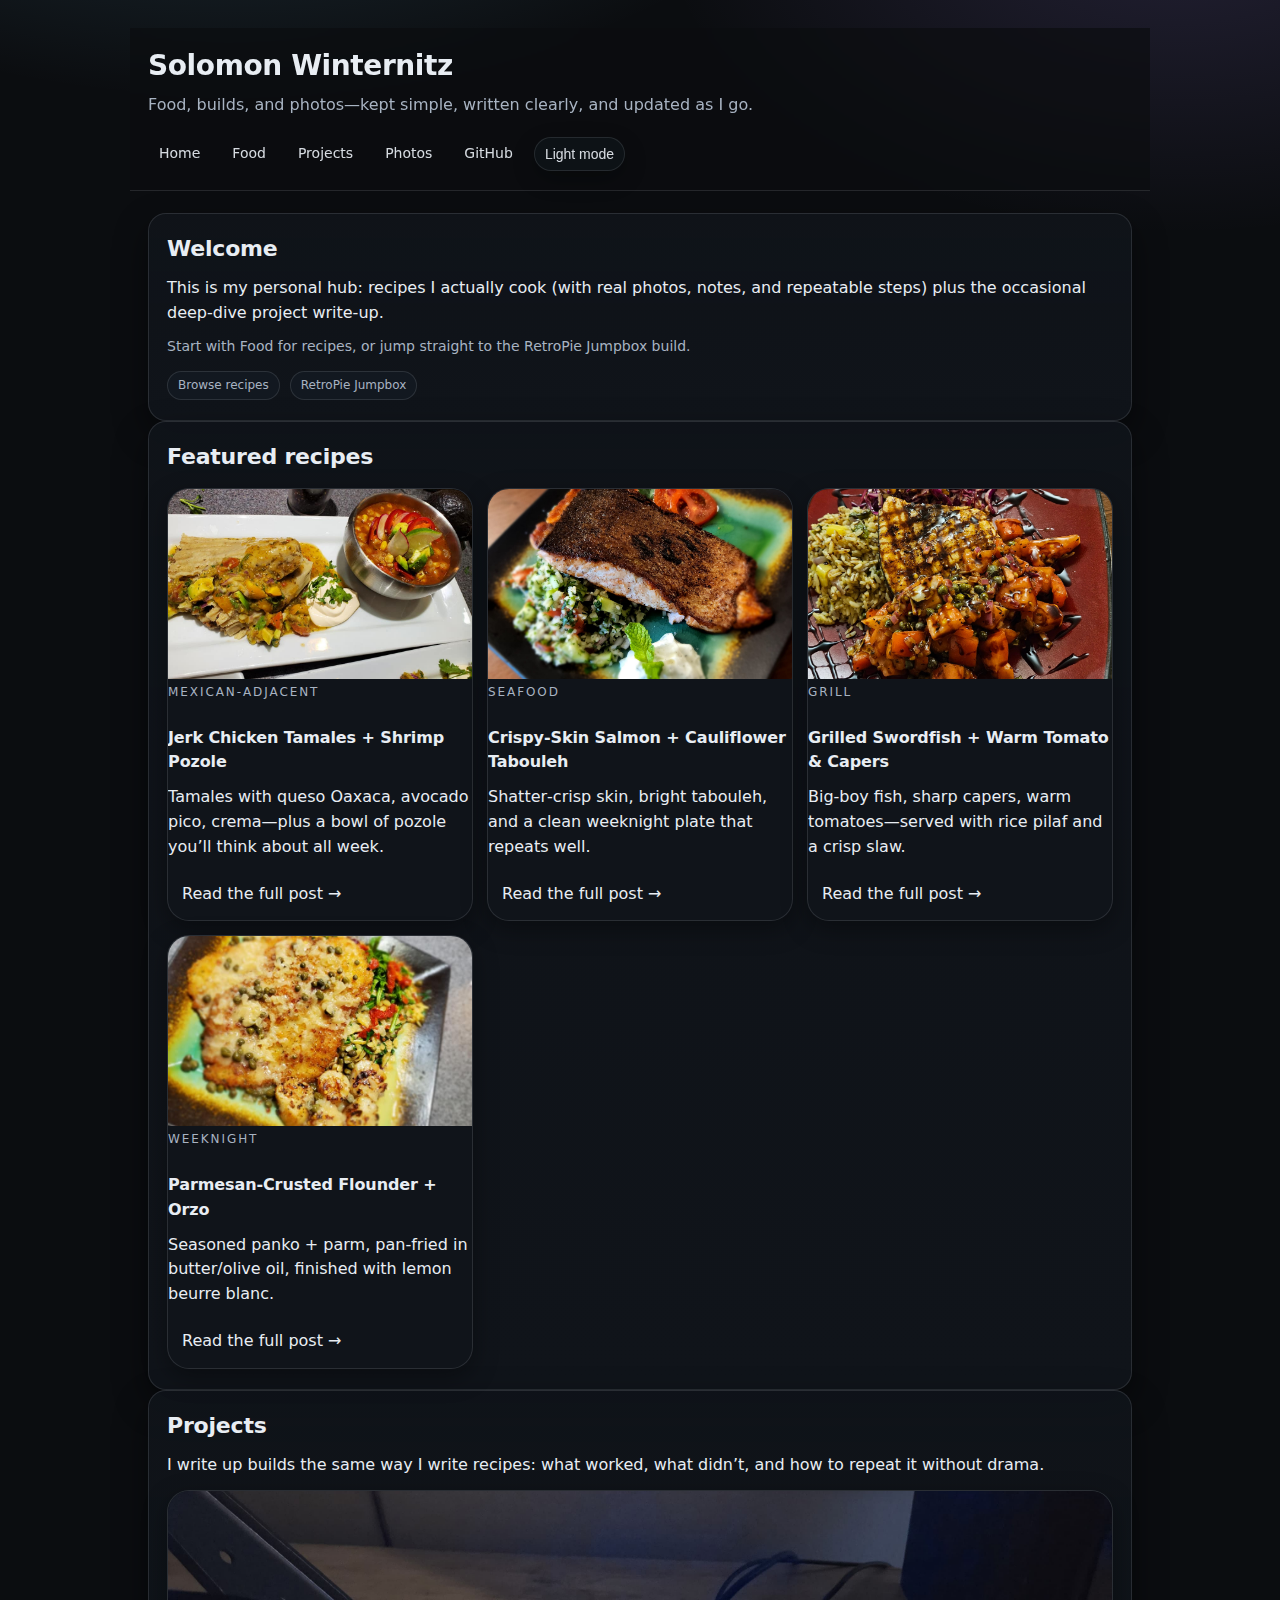
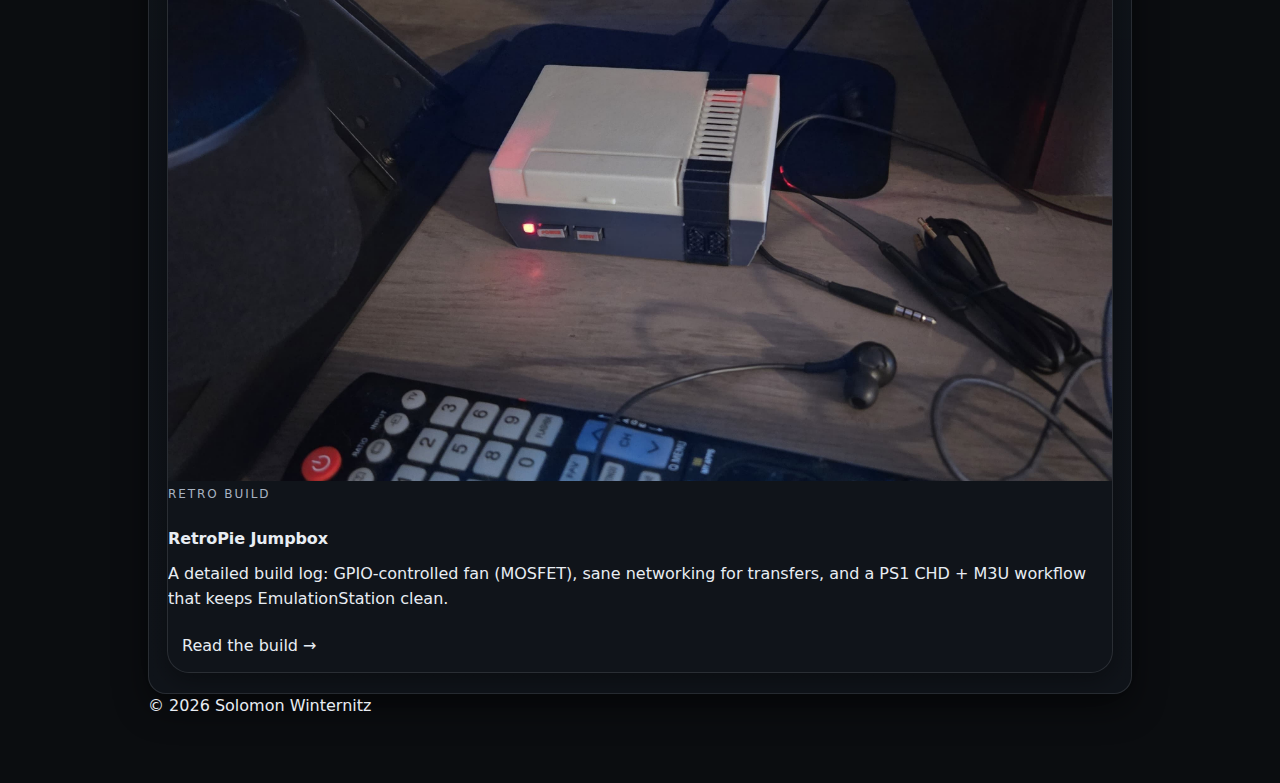
<file: index.html>
<!doctype html>
<html lang="en">
<head>
  <meta charset="utf-8" />
  <meta name="viewport" content="width=device-width,initial-scale=1" />
  <title>Solomon Winternitz</title>
  <meta name="description" content="Food, builds, and photo projects—kept simple, written clearly, and updated as I go." />
  <link rel="stylesheet" href="/assets/site.css" />
  <script src="/assets/theme.js" defer></script>
</head>

<body>
  <div class="wrap">
    <div class="top">
      <div class="brand">
        <h1>Solomon Winternitz</h1>
        <div class="tag">Food, builds, and photos—kept simple, written clearly, and updated as I go.</div>
      </div>

      <nav class="nav" aria-label="Primary navigation">
        <a href="/">Home</a>
        <a href="/food/">Food</a>
        <a href="/projects/">Projects</a>
        <a href="/photos/">Photos</a>
        <a href="https://github.com/swinternitz">GitHub</a>
        <button class="pill mode" id="theme-toggle" type="button" aria-label="Toggle theme" onclick="window.__toggleTheme && window.__toggleTheme()">Mode</button>
      </nav>
    </div>

    <section class="card">
      <h2>Welcome</h2>
      <p>
        This is my personal hub: recipes I actually cook (with real photos, notes, and repeatable steps) plus the occasional deep‑dive project write‑up.
      </p>
      <p class="muted">
        Start with <a href="/food/">Food</a> for recipes, or jump straight to the <a href="/projects/retropie-jumpbox.html">RetroPie Jumpbox</a> build.
      </p>
      <div style="margin-top:14px; display:flex; gap:10px; flex-wrap:wrap;">
        <a class="pill" href="/food/">Browse recipes</a>
        <a class="pill" href="/projects/retropie-jumpbox.html">RetroPie Jumpbox</a>
      </div>

    </section>

    <section class="card">
      <h2>Featured recipes</h2>

      <div class="tiles">
        <a class="tile" href="/blog/jerk-chicken-tamales-with-shrimp-pozole.html">
          <div class="thumb" style="background-image:url('/assets/images/tamales-with-pazole.jpg');"></div>
          <div class="body">
            <div class="kicker">Mexican‑adjacent</div>
            <h3>Jerk Chicken Tamales + Shrimp Pozole</h3>
            <p>Tamales with queso Oaxaca, avocado pico, crema—plus a bowl of pozole you’ll think about all week.</p>
            <div class="meta">Read the full post →</div>
          </div>
        </a>

        <a class="tile" href="/blog/crispy-skin-salmon-with-cauliflower-tabouleh.html">
          <div class="thumb" style="background-image:url('/assets/images/crispy-skin-salmon-with-tabouleh.jpg');"></div>
          <div class="body">
            <div class="kicker">Seafood</div>
            <h3>Crispy‑Skin Salmon + Cauliflower Tabouleh</h3>
            <p>Shatter‑crisp skin, bright tabouleh, and a clean weeknight plate that repeats well.</p>
            <div class="meta">Read the full post →</div>
          </div>
        </a>

        <a class="tile" href="/blog/grilled-swordfish-with-warm-tomato-capers.html">
          <div class="thumb" style="background-image:url('/assets/images/swordfish-finished.jpg');"></div>
          <div class="body">
            <div class="kicker">Grill</div>
            <h3>Grilled Swordfish + Warm Tomato &amp; Capers</h3>
            <p>Big‑boy fish, sharp capers, warm tomatoes—served with rice pilaf and a crisp slaw.</p>
            <div class="meta">Read the full post →</div>
          </div>
        </a>

        <a class="tile" href="/blog/parmesan-crusted-flounder-orzo.html">
          <div class="thumb" style="background-image:url('/assets/images/flounder-finished.jpg');"></div>
          <div class="body">
            <div class="kicker">Weeknight</div>
            <h3>Parmesan‑Crusted Flounder + Orzo</h3>
            <p>Seasoned panko + parm, pan‑fried in butter/olive oil, finished with lemon beurre blanc.</p>
            <div class="meta">Read the full post →</div>
          </div>
        </a>
      </div>
    </section>

    <section class="card">
      <h2>Projects</h2>
      <p>
        I write up builds the same way I write recipes: what worked, what didn’t, and how to repeat it without drama.
      </p>
      <div class="tiles" style="margin-top:12px;">
        <a class="tile" href="/projects/retropie-jumpbox.html">
          <div class="thumb" style="background-image:url('/assets/images/rpi-case.jpeg');"></div>
          <div class="body">
            <div class="kicker">Retro build</div>
            <h3>RetroPie Jumpbox</h3>
            <p>A detailed build log: GPIO‑controlled fan (MOSFET), sane networking for transfers, and a PS1 CHD + M3U workflow that keeps EmulationStation clean.</p>
            <div class="meta">Read the build →</div>
          </div>
        </a>
      </div>

    </section>

    <footer>
      © <span id="y"></span> Solomon Winternitz
    </footer>
  </div>

  <script>document.getElementById('y').textContent = new Date().getFullYear();</script>
</body>
</html>
</file>
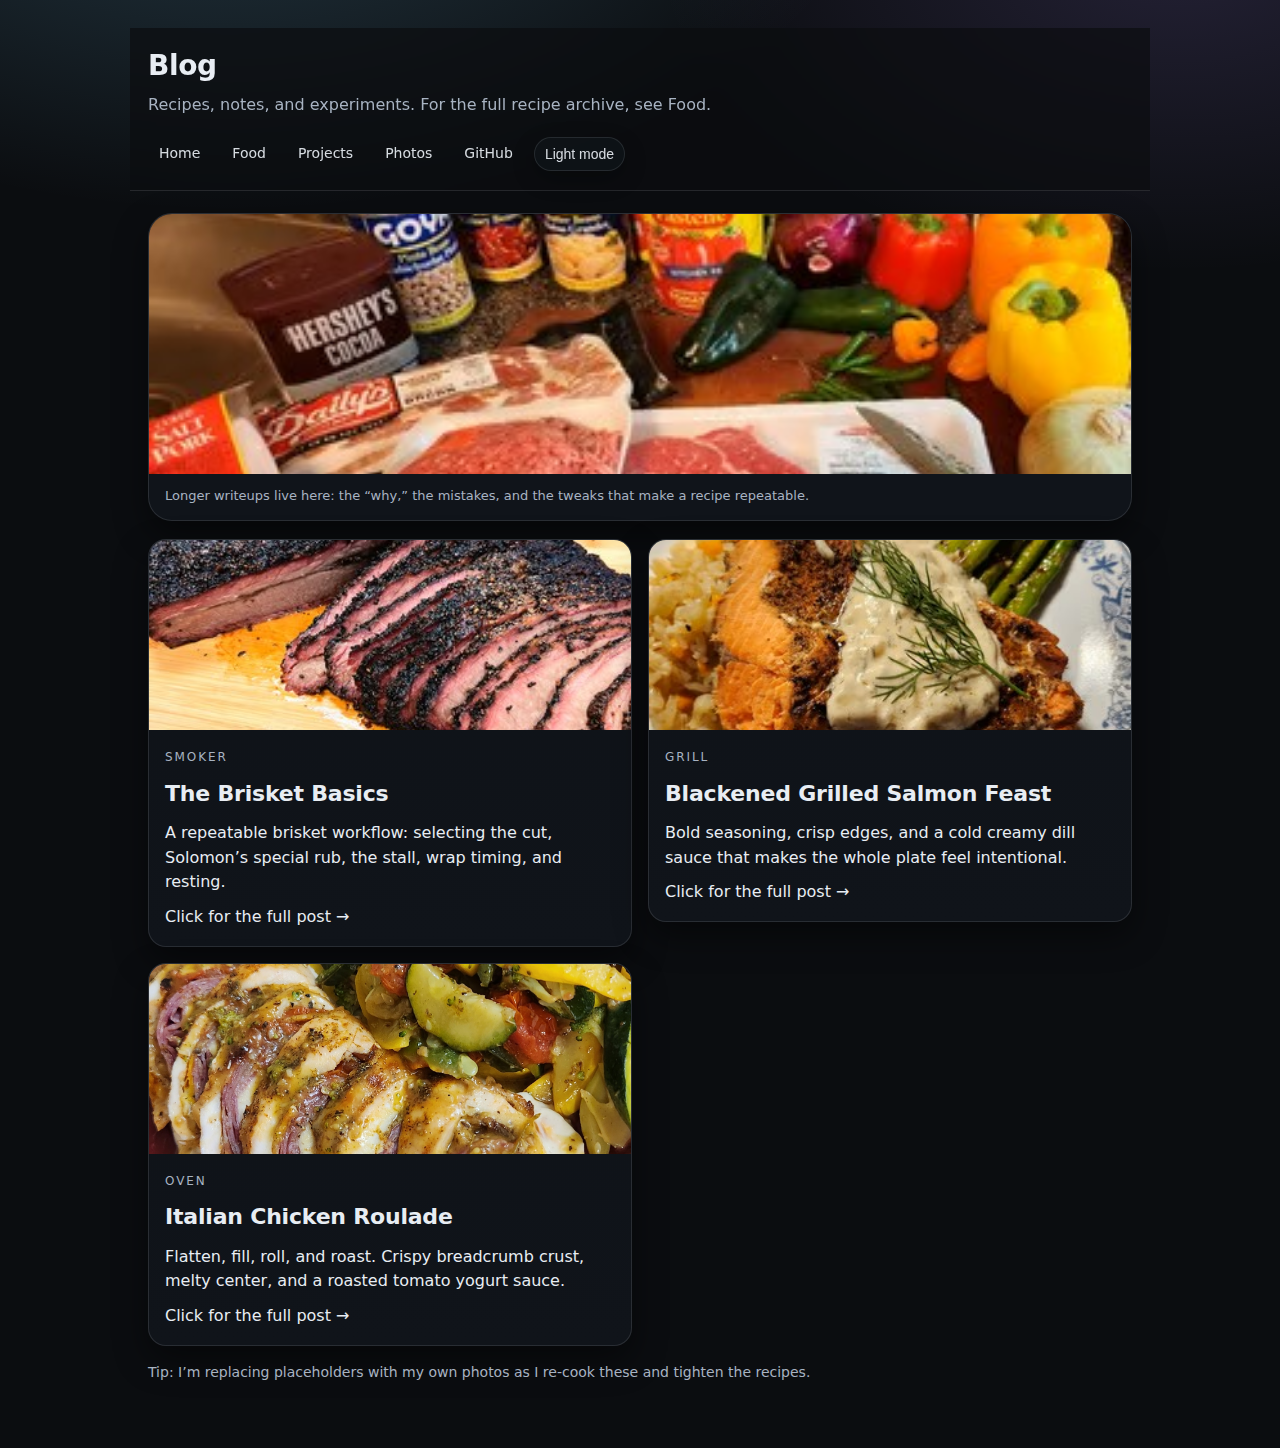
<file: blog/index.html>
<!doctype html>
<html lang="en">
<head>
  <meta charset="utf-8" />
  <meta name="viewport" content="width=device-width,initial-scale=1" />
  <title>Blog | Solomon Winternitz</title>
  <meta name="description" content="Recipes, notes, and experiments by Solomon Winternitz." />
  <link rel="stylesheet" href="/assets/site.css" />
  <script src="/assets/theme.js" defer></script>
</head>

<body>
  <div class="wrap">
    <div class="top">
      <div class="brand">
        <h1>Blog</h1>
        <div class="tag">Recipes, notes, and experiments. For the full recipe archive, see <a href="/food/">Food</a>.</div>
      </div>

      <nav class="nav" aria-label="Primary navigation">
        <a href="/">Home</a>
        <a href="/food/">Food</a>
        <a href="/projects/">Projects</a>
        <a href="/photos/">Photos</a>
        <a href="https://github.com/swinternitz">GitHub</a>
        <button class="pill mode" id="theme-toggle" type="button" aria-label="Toggle theme" onclick="window.__toggleTheme && window.__toggleTheme()">Mode</button>
      </nav>
    </div>

    <section class="hero">
      <div class="img" style="background-image:url('/assets/images/food-main.jpeg');"></div>
      <div class="cap">Longer writeups live here: the “why,” the mistakes, and the tweaks that make a recipe repeatable.</div>
    </section>

    <div class="grid">
      <a class="card" href="/blog/brisket-basics.html">
        <div class="thumb" style="background-image:url('/assets/images/brisket-closeup.jpeg');"></div>
        <div class="body">
          <div class="kicker">Smoker</div>
          <h2>The Brisket Basics</h2>
          <p>A repeatable brisket workflow: selecting the cut, Solomon’s special rub, the stall, wrap timing, and resting.</p>
          <div class="meta">Click for the full post →</div>
        </div>
      </a>

      <a class="card" href="/blog/blackened-grilled-salmon.html">
        <div class="thumb" style="background-image:url('/assets/images/salmon.jpeg');"></div>
        <div class="body">
          <div class="kicker">Grill</div>
          <h2>Blackened Grilled Salmon Feast</h2>
          <p>Bold seasoning, crisp edges, and a cold creamy dill sauce that makes the whole plate feel intentional.</p>
          <div class="meta">Click for the full post →</div>
        </div>
      </a>

      <a class="card" href="/blog/italian-chicken-roulade.html">
        <div class="thumb" style="background-image:url('/assets/images/italian-chicken-roulade.jpeg');"></div>
        <div class="body">
          <div class="kicker">Oven</div>
          <h2>Italian Chicken Roulade</h2>
          <p>Flatten, fill, roll, and roast. Crispy breadcrumb crust, melty center, and a roasted tomato yogurt sauce.</p>
          <div class="meta">Click for the full post →</div>
        </div>
      </a>
    </div>

    <div class="small" style="margin-top:16px;">
      Tip: I’m replacing placeholders with my own photos as I re-cook these and tighten the recipes.
    </div>
  </div>
</body>
</html>
</file>
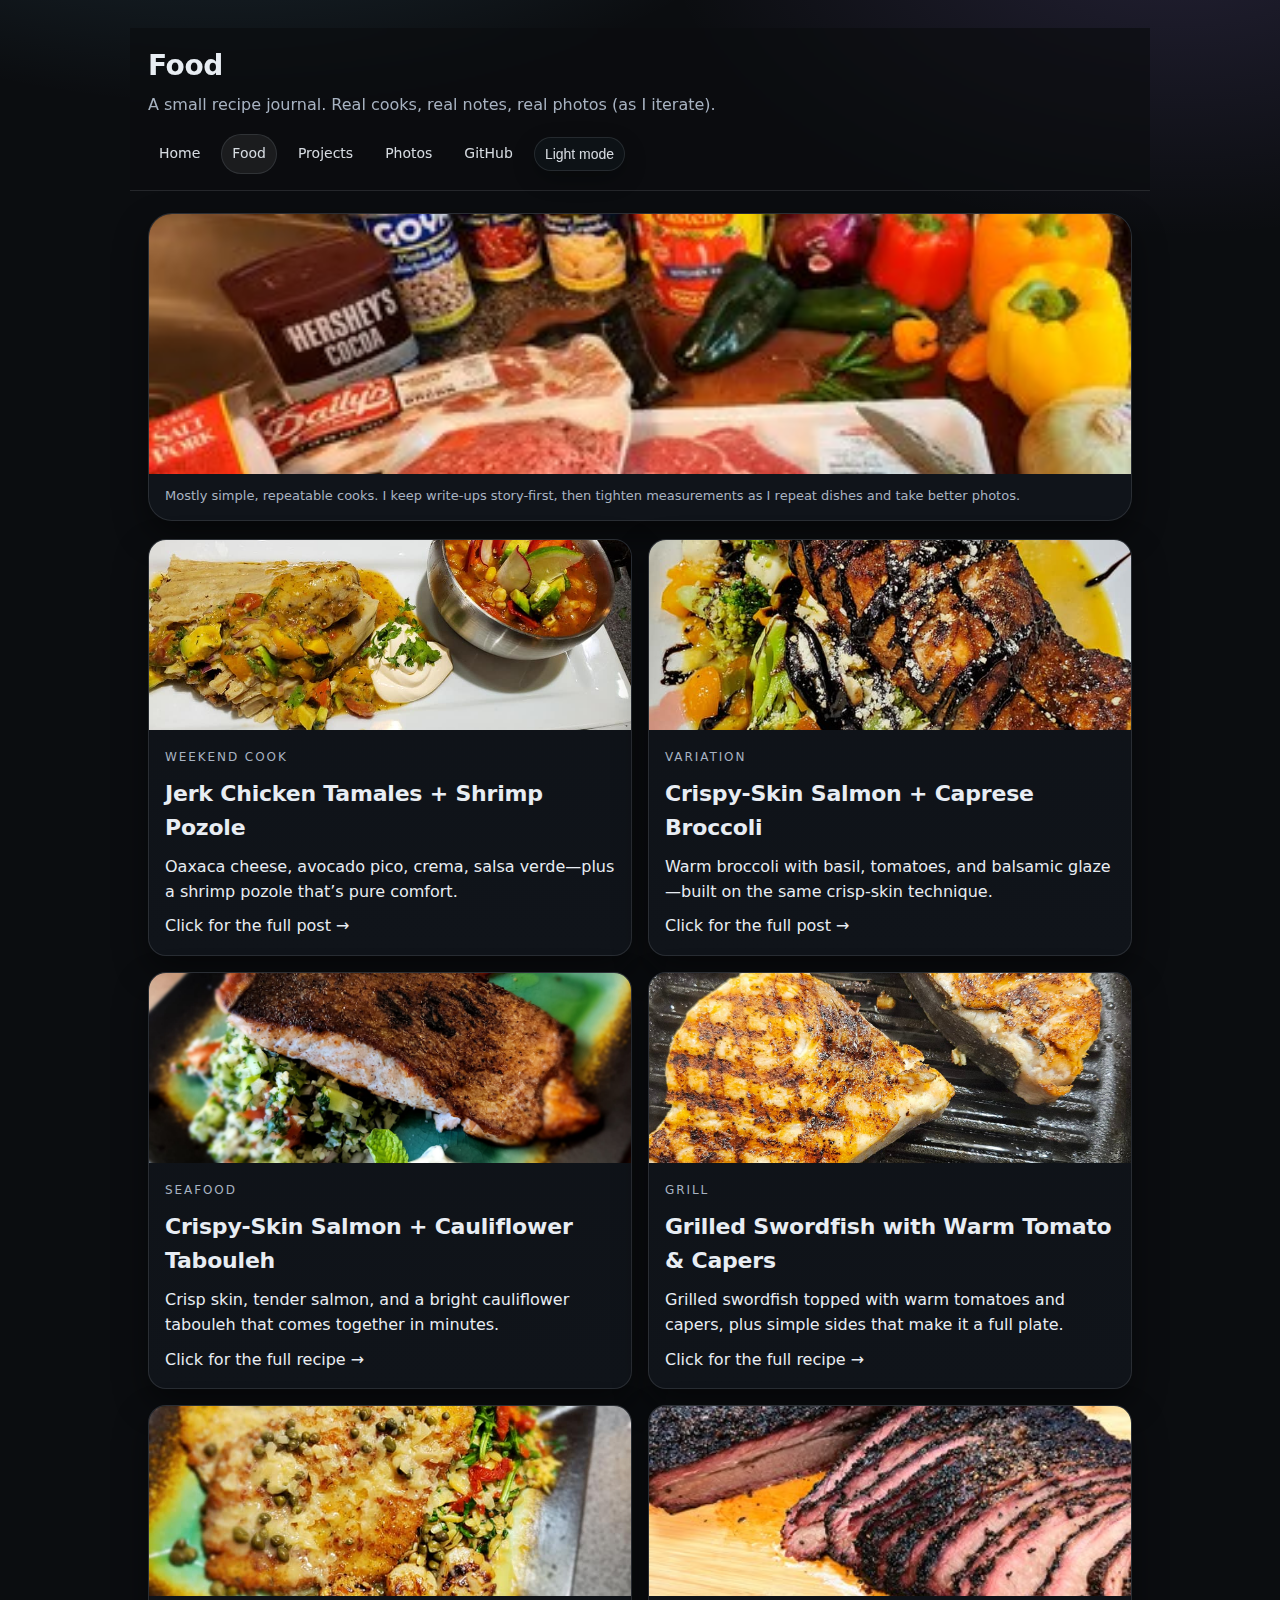
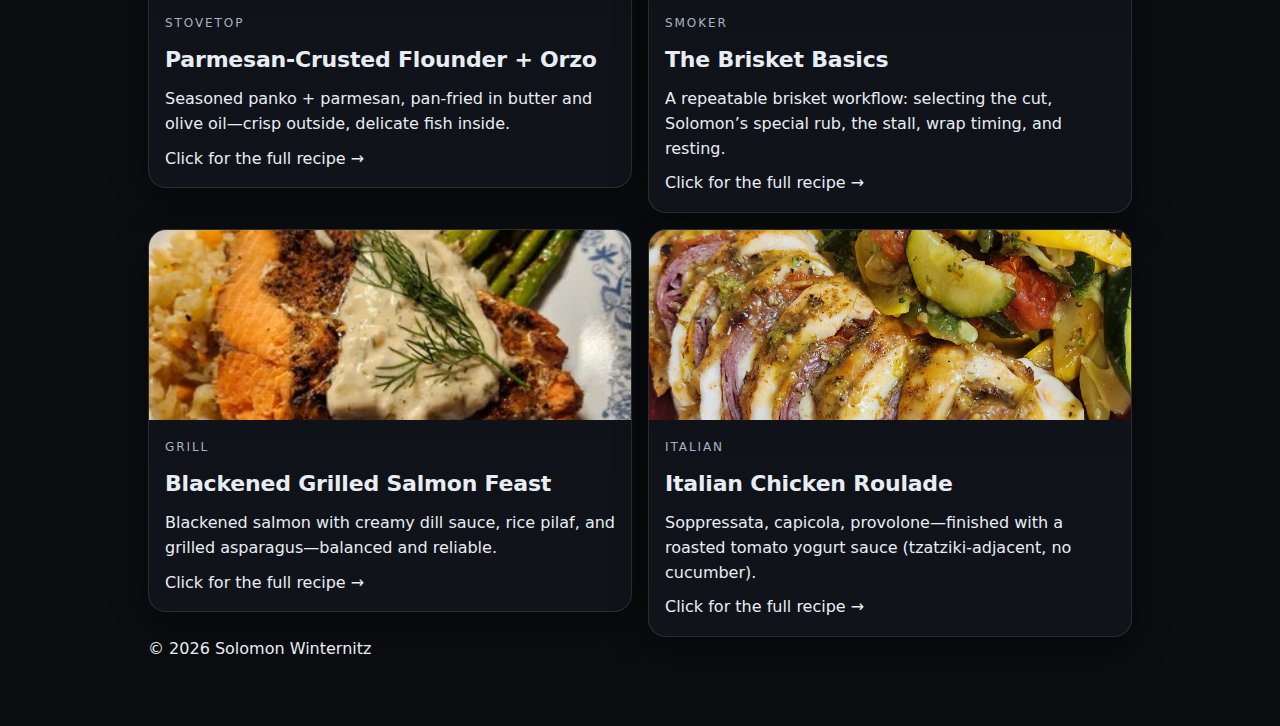
<file: food/index.html>
<!doctype html>
<html lang="en">
<head>
  <meta charset="utf-8" />
  <meta name="viewport" content="width=device-width,initial-scale=1" />
  <title>Food | Solomon Winternitz</title>
  <meta name="description" content="Recipes and cooking notes by Solomon Winternitz." />
  <link rel="stylesheet" href="/assets/site.css" />
  <script src="/assets/theme.js" defer></script>
</head>

<body>
  <div class="wrap">
    <div class="top">
      <div class="brand">
        <h1>Food</h1>
        <div class="tag">A small recipe journal. Real cooks, real notes, real photos (as I iterate).</div>
      </div>

      <nav class="nav" aria-label="Primary navigation">
        <a href="/">Home</a>
        <a href="/food/" aria-current="page">Food</a>
        <a href="/projects/">Projects</a>
        <a href="/photos/">Photos</a>
        <a href="https://github.com/swinternitz">GitHub</a>
              <button class="pill mode" id="theme-toggle" type="button" aria-label="Toggle theme" onclick="window.__toggleTheme && window.__toggleTheme()">Mode</button>
</nav>
    </div>

    <section class="hero">
      <div class="img" style="background-image:url('/assets/images/food-main.jpeg');"></div>
      <div class="cap">Mostly simple, repeatable cooks. I keep write-ups story-first, then tighten measurements as I repeat dishes and take better photos.</div>
    </section>

    <div class="grid">




      <a class="card" href="/blog/jerk-chicken-tamales-with-shrimp-pozole.html">
        <div class="thumb" style="background-image:url('/assets/images/tamales-with-pazole.jpg');"></div>
        <div class="body">
          <div class="kicker">Weekend cook</div>
          <h2>Jerk Chicken Tamales + Shrimp Pozole</h2>
          <p>Oaxaca cheese, avocado pico, crema, salsa verde—plus a shrimp pozole that’s pure comfort.</p>
          <div class="meta">Click for the full post →</div>
        </div>
      </a>


      <a class="card" href="/blog/crispy-skin-salmon-caprese-broccoli-balsamic.html">
        <div class="thumb" style="background-image:url('/assets/images/crispy-salmon-balsamic-broccoli.jpg');"></div>
        <div class="body">
          <div class="kicker">Variation</div>
          <h2>Crispy-Skin Salmon + Caprese Broccoli</h2>
          <p>Warm broccoli with basil, tomatoes, and balsamic glaze—built on the same crisp-skin technique.</p>
          <div class="meta">Click for the full post →</div>
        </div>
      </a>

<a class="card" href="/blog/crispy-skin-salmon-with-cauliflower-tabouleh.html">
        <div class="thumb" style="background-image:url('/assets/images/crispy-skin-salmon-with-tabouleh.jpg');"></div>
        <div class="body">
          <div class="kicker">Seafood</div>
          <h2>Crispy-Skin Salmon + Cauliflower Tabouleh</h2>
          <p>Crisp skin, tender salmon, and a bright cauliflower tabouleh that comes together in minutes.</p>
          <div class="meta">Click for the full recipe →</div>
        </div>
      </a>

      <a class="card" href="/blog/grilled-swordfish-with-warm-tomato-capers.html">
        <div class="thumb" style="background-image:url('/assets/images/swordfish-grilling.jpg');"></div>
        <div class="body">
          <div class="kicker">Grill</div>
          <h2>Grilled Swordfish with Warm Tomato &amp; Capers</h2>
          <p>Grilled swordfish topped with warm tomatoes and capers, plus simple sides that make it a full plate.</p>
          <div class="meta">Click for the full recipe →</div>
        </div>
      </a>

      <a class="card" href="/blog/parmesan-crusted-flounder-orzo.html">
        <div class="thumb" style="background-image:url('/assets/images/flounder-finished.jpg');"></div>
        <div class="body">
          <div class="kicker">Stovetop</div>
          <h2>Parmesan-Crusted Flounder + Orzo</h2>
          <p>Seasoned panko + parmesan, pan-fried in butter and olive oil—crisp outside, delicate fish inside.</p>
          <div class="meta">Click for the full recipe →</div>
        </div>
      </a>

      <a class="card" href="/blog/brisket-basics.html">
        <div class="thumb" style="background-image:url('/assets/images/brisket-closeup.jpeg');"></div>
        <div class="body">
          <div class="kicker">Smoker</div>
          <h2>The Brisket Basics</h2>
          <p>A repeatable brisket workflow: selecting the cut, Solomon’s special rub, the stall, wrap timing, and resting.</p>
          <div class="meta">Click for the full recipe →</div>
        </div>
      </a>

      <a class="card" href="/blog/blackened-grilled-salmon.html">
        <div class="thumb" style="background-image:url('/assets/images/salmon.jpeg');"></div>
        <div class="body">
          <div class="kicker">Grill</div>
          <h2>Blackened Grilled Salmon Feast</h2>
          <p>Blackened salmon with creamy dill sauce, rice pilaf, and grilled asparagus—balanced and reliable.</p>
          <div class="meta">Click for the full recipe →</div>
        </div>
      </a>

      <a class="card" href="/blog/italian-chicken-roulade.html">
        <div class="thumb" style="background-image:url('/assets/images/italian-chicken-roulade.jpeg');"></div>
        <div class="body">
          <div class="kicker">Italian</div>
          <h2>Italian Chicken Roulade</h2>
          <p>Soppressata, capicola, provolone—finished with a roasted tomato yogurt sauce (tzatziki-adjacent, no cucumber).</p>
          <div class="meta">Click for the full recipe →</div>
        </div>
      </a>


    </div>

    <footer>
      © <span id="y"></span> Solomon Winternitz
    </footer>
  </div>

  <script>document.getElementById('y').textContent = new Date().getFullYear();</script>
</body>
</html>
</file>
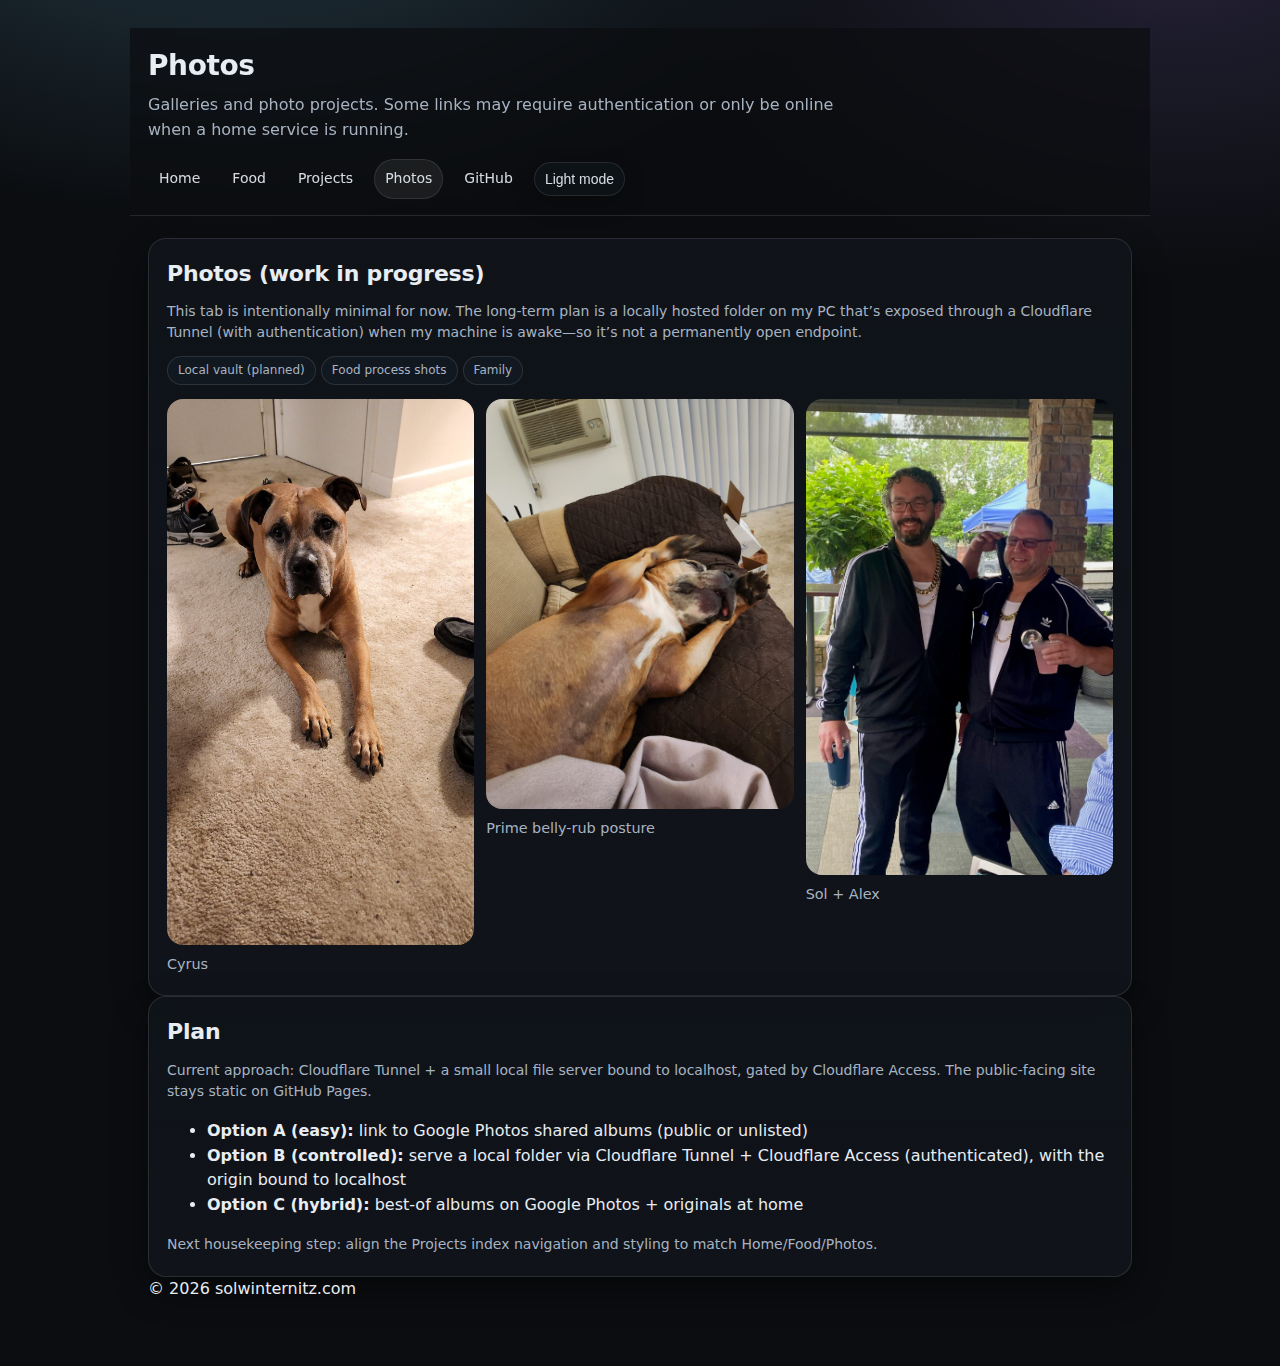
<file: photos/index.html>
<!doctype html>
<html lang="en">
<head>
  <meta charset="utf-8" />
  <meta name="viewport" content="width=device-width,initial-scale=1" />
  <title>Photos | Solomon Winternitz</title>
  <meta name="description" content="Photo galleries and notes." />
  <link rel="stylesheet" href="/assets/site.css" />
  <script src="/assets/theme.js" defer></script>
</head>

<body>
  <div class="wrap">
    <div class="top">
      <div class="brand">
        <h1>Photos</h1>
        <div class="tag">
          Galleries and photo projects. Some links may require authentication or only be online when a home service is running.
        </div>
      </div>

      <nav class="nav" aria-label="Primary navigation">
        <a href="/">Home</a>
        <a href="/food/">Food</a>
        <a href="/projects/">Projects</a>
        <a href="/photos/" aria-current="page">Photos</a>
        <a href="https://github.com/swinternitz">GitHub</a>
              <button class="pill mode" id="theme-toggle" type="button" aria-label="Toggle theme" onclick="window.__toggleTheme && window.__toggleTheme()">Mode</button>
</nav>
    </div>

    <section class="card">
      <h2>Photos (work in progress)</h2>
      <div class="muted">
        This tab is intentionally minimal for now. The long-term plan is a locally hosted folder on my PC that’s exposed through a Cloudflare Tunnel
        (with authentication) when my machine is awake—so it’s not a permanently open endpoint.
      </div>

      <div style="margin-top:12px;">
        <span class="pill">Local vault (planned)</span>
        <span class="pill">Food process shots</span>
        <span class="pill">Family</span>
      </div>

      <div class="photo-grid" style="margin-top:14px;">
        <figure>
          <img src="/assets/images/cyrus.jpg" alt="Cyrus the dog" />
          <figcaption>Cyrus</figcaption>
        </figure>
        <figure>
          <img src="/assets/images/cyrus-belly.jpg" alt="Cyrus belly rub" />
          <figcaption>Prime belly-rub posture</figcaption>
        </figure>
        <figure>
          <img src="/assets/images/s0l-and-alex-russian-mob.jpg" alt="Sol and Alex dressed up" />
          <figcaption>Sol + Alex</figcaption>
        </figure>
      </div>
    </section>

    <section class="card">
      <h2>Plan</h2>
      <div class="muted">Current approach: Cloudflare Tunnel + a small local file server bound to localhost, gated by Cloudflare Access. The public-facing site stays static on GitHub Pages.</div>
      <ul>
        <li><strong>Option A (easy):</strong> link to Google Photos shared albums (public or unlisted)</li>
        <li><strong>Option B (controlled):</strong> serve a local folder via Cloudflare Tunnel + Cloudflare Access (authenticated), with the origin bound to localhost</li>
        <li><strong>Option C (hybrid):</strong> best-of albums on Google Photos + originals at home</li>
      </ul>
      <div class="muted">Next housekeeping step: align the Projects index navigation and styling to match Home/Food/Photos.</div>
    </section>

    <footer>
      © <span id="y"></span> solwinternitz.com
    </footer>
  </div>

  <script>document.getElementById('y').textContent = new Date().getFullYear();</script>
</body>
</html>
</file>
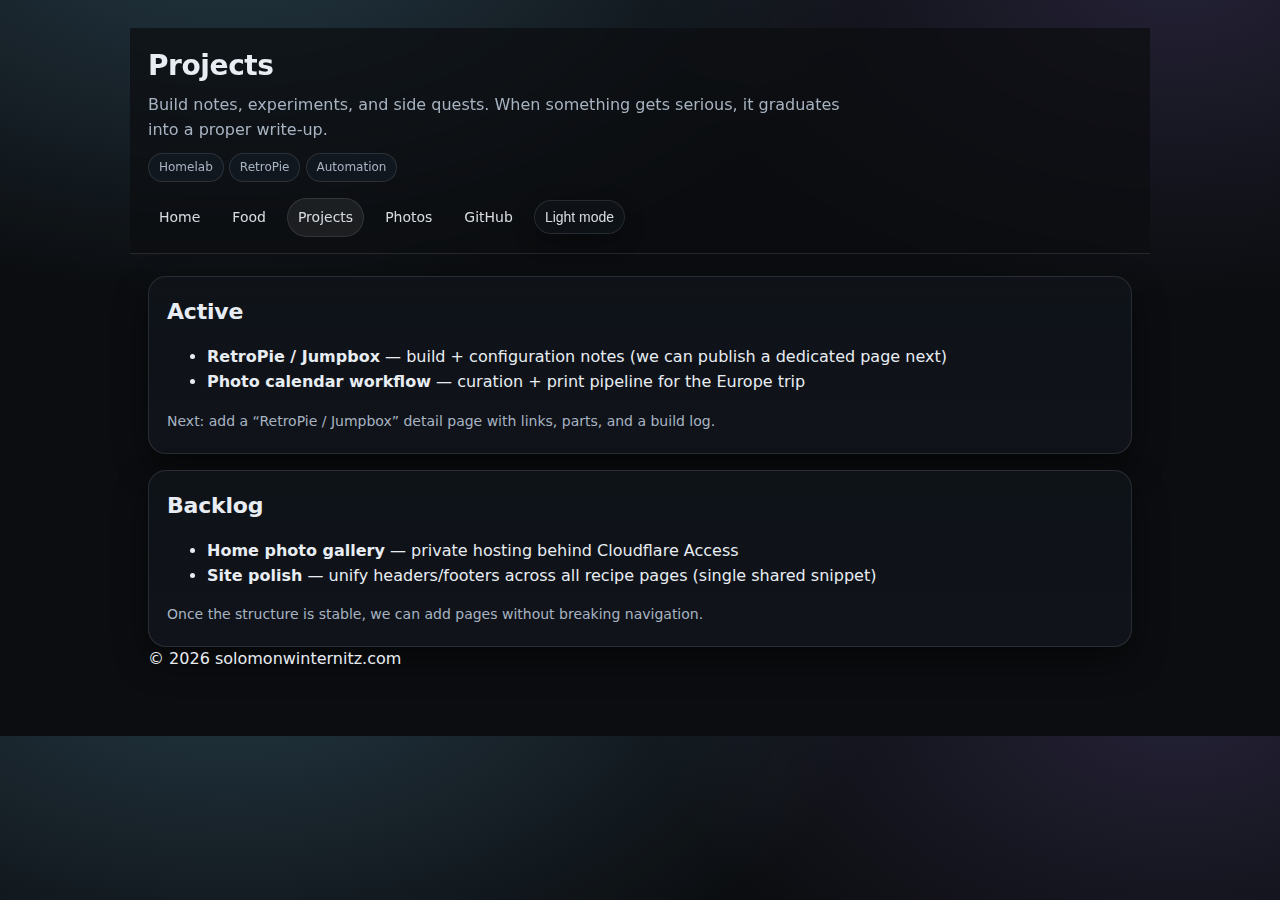
<file: projects/index.html>
<!doctype html>
<html lang="en">
<head>
  <meta charset="utf-8" />
  <meta name="viewport" content="width=device-width,initial-scale=1" />
  <title>Projects | Solomon Winternitz</title>
  <meta name="description" content="Projects, build notes, and experiments." />
  <link rel="stylesheet" href="/assets/site.css" />
  <script src="/assets/theme.js" defer></script>
</head>

<body>
  <div class="wrap">
    <div class="top">
      <div class="brand">
        <h1>Projects</h1>
        <div class="tag">
          Build notes, experiments, and side quests. When something gets serious, it graduates into a proper write-up.
        </div>
        <div style="margin-top:10px;">
          <span class="pill">Homelab</span>
          <span class="pill">RetroPie</span>
          <span class="pill">Automation</span>
        </div>
      </div>

      <nav class="nav" aria-label="Primary navigation">
        <a href="/">Home</a>
        <a href="/food/">Food</a>
        <a href="/projects/" aria-current="page">Projects</a>
        <a href="/photos/">Photos</a>
        <a href="https://github.com/swinternitz">GitHub</a>
              <button class="pill mode" id="theme-toggle" type="button" aria-label="Toggle theme" onclick="window.__toggleTheme && window.__toggleTheme()">Mode</button>
</nav>
    </div>

    <div class="grid">
      <section class="card">
        <h2>Active</h2>
        <ul>
          <li><strong>RetroPie / Jumpbox</strong> — build + configuration notes (we can publish a dedicated page next)</li>
          <li><strong>Photo calendar workflow</strong> — curation + print pipeline for the Europe trip</li>
        </ul>
        <div class="muted" style="margin-top:10px;">Next: add a “RetroPie / Jumpbox” detail page with links, parts, and a build log.</div>
      </section>

      <section class="card">
        <h2>Backlog</h2>
        <ul>
          <li><strong>Home photo gallery</strong> — private hosting behind Cloudflare Access</li>
          <li><strong>Site polish</strong> — unify headers/footers across all recipe pages (single shared snippet)</li>
        </ul>
        <div class="muted" style="margin-top:10px;">Once the structure is stable, we can add pages without breaking navigation.</div>
      </section>
    </div>

    <footer>
      © <span id="y"></span> solomonwinternitz.com
    </footer>
  </div>

  <script>document.getElementById('y').textContent = new Date().getFullYear();</script>
</body>
</html>
</file>
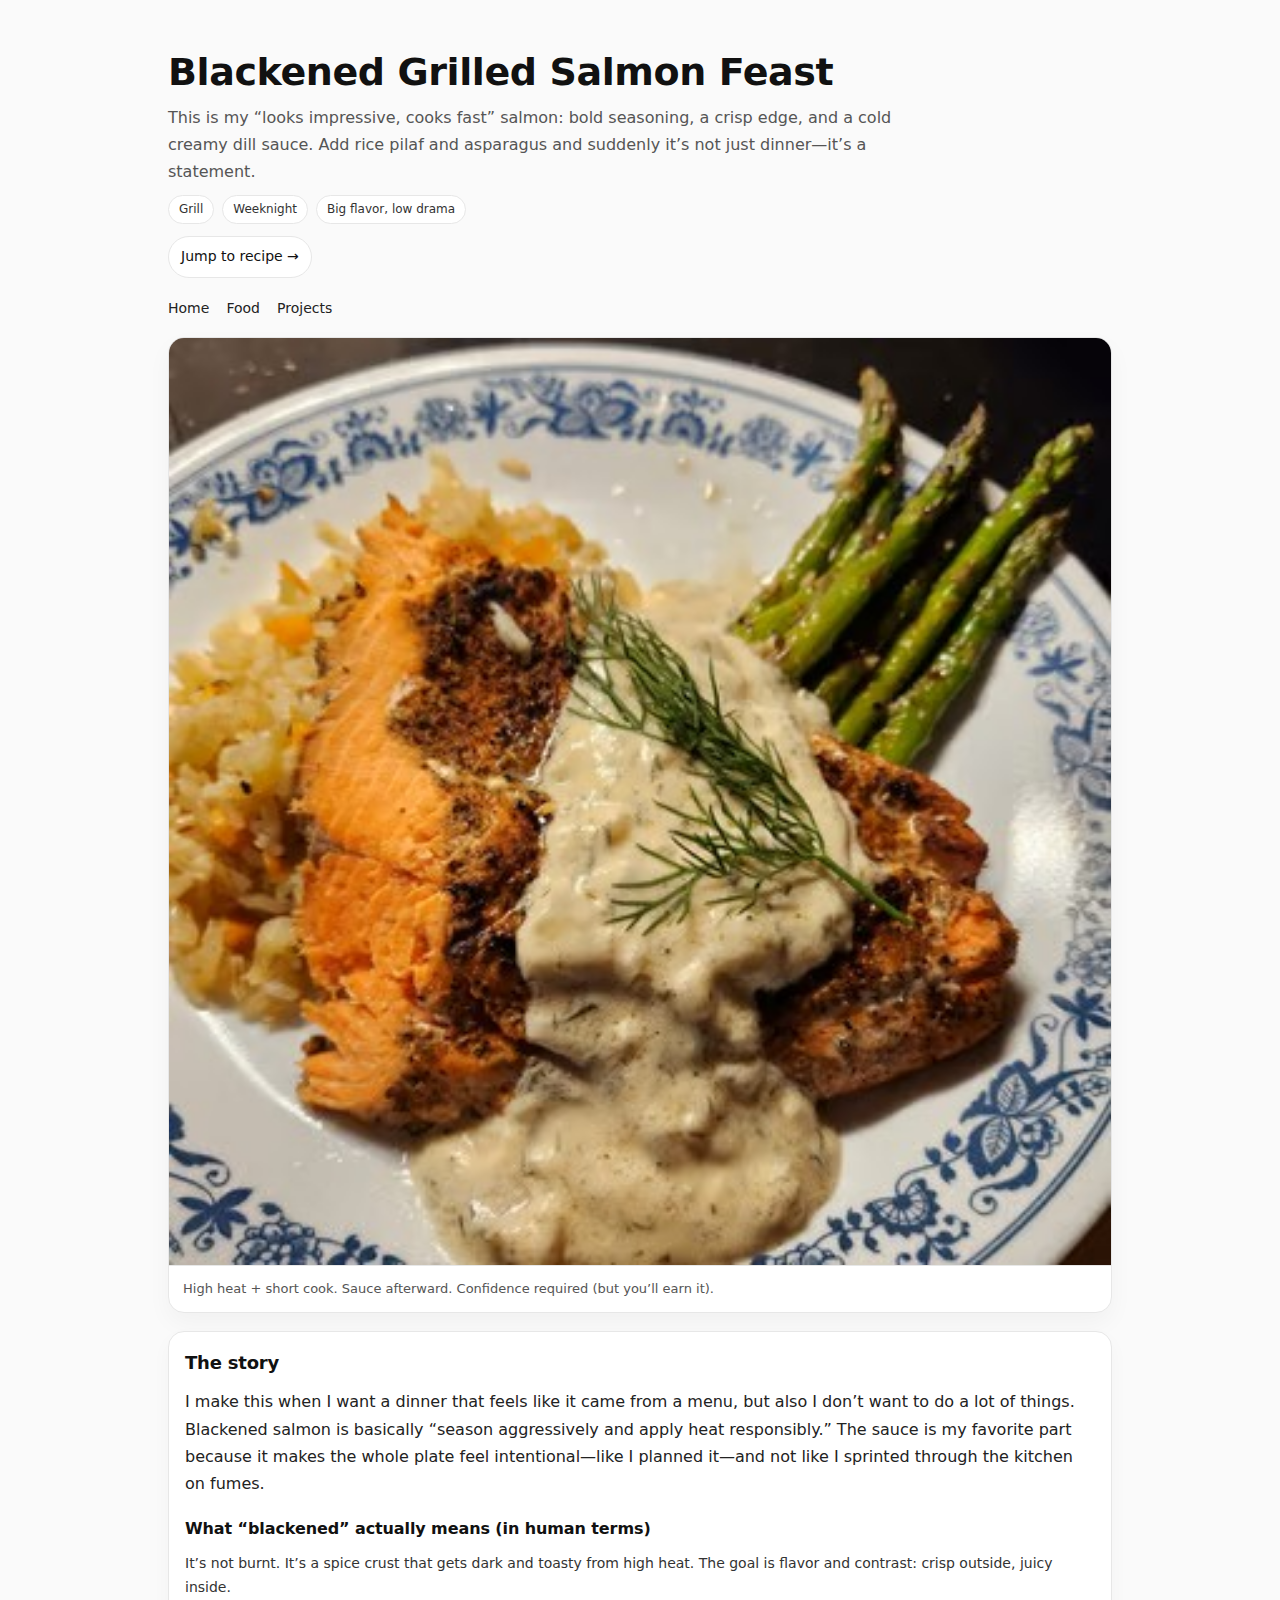
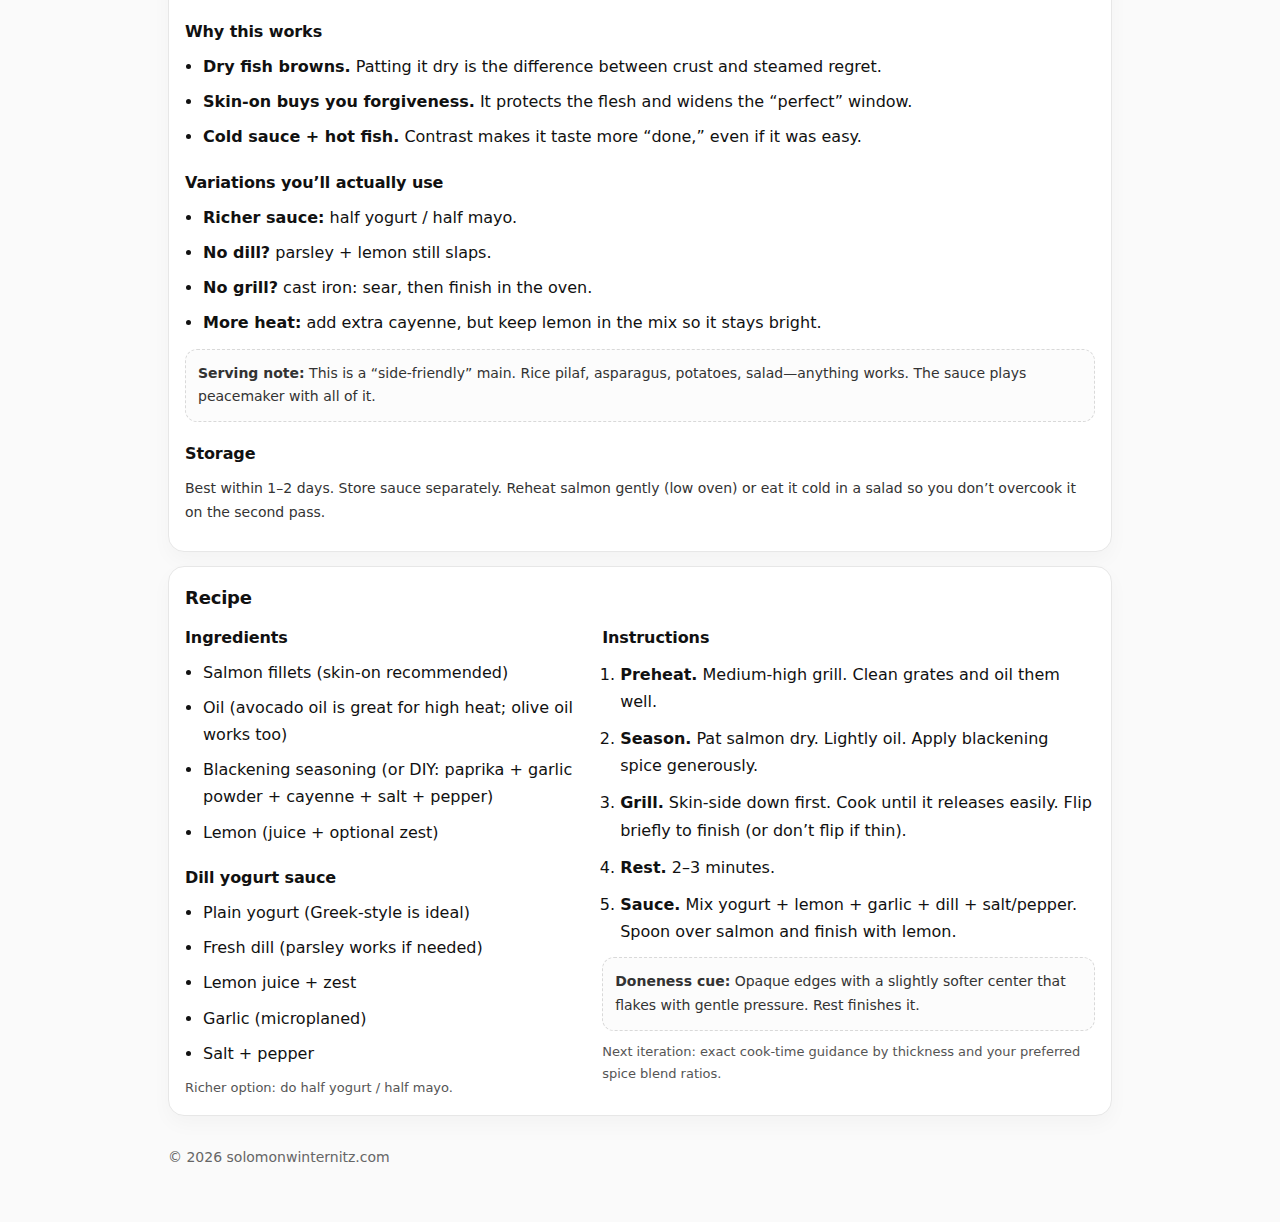
<file: blog/blackened-grilled-salmon.html>
<!doctype html>
<html lang="en">
<head>
  <meta charset="utf-8" />
  <meta name="viewport" content="width=device-width,initial-scale=1" />
  <title>Blackened Grilled Salmon | Solomon Winternitz</title>
  <meta name="description" content="Blackened grilled salmon with creamy dill yogurt sauce, rice pilaf, and grilled asparagus." />
  <style>
    :root{ --max:980px; --muted:#555; --line:#e7e7e7; --radius:16px; }
    *{ box-sizing:border-box; }
    html{ scroll-behavior:smooth; }
    body{ margin:0; font-family:system-ui,-apple-system,Segoe UI,Roboto,Arial,sans-serif; line-height:1.7; color:#111; background:#fafafa; }
    a{ color:inherit; }
    .wrap{ max-width:var(--max); margin:52px auto; padding:0 18px; }

    header{ display:flex; justify-content:space-between; align-items:flex-start; gap:16px; flex-wrap:wrap; margin-bottom:14px; }
    h1{ margin:0; font-size:38px; letter-spacing:-.4px; line-height:1.1; }
    .sub{ color:var(--muted); margin-top:10px; max-width:76ch; }
    nav a{ text-decoration:none; margin-right:12px; color:#222; font-size:14px; }
    nav a:hover{ opacity:.85; }

    .meta-row{ display:flex; gap:8px; flex-wrap:wrap; margin-top:10px; }
    .pill{ display:inline-block; font-size:12px; padding:3px 10px; border-radius:999px; border:1px solid var(--line); background:#fff; color:#333; }

    .jump{
      display:inline-flex; align-items:center; gap:8px;
      margin-top:12px;
      padding:8px 12px;
      border:1px solid var(--line);
      border-radius:999px;
      background:#fff;
      text-decoration:none;
      font-size:14px;
    }
    .jump:hover{ background:#f3f3f3; }

    .anchor{ position:relative; top:-14px; height:0; }
    #recipe{ scroll-margin-top: 24px; }

    .hero{
      border:1px solid var(--line);
      border-radius:var(--radius);
      background:#fff;
      overflow:hidden;
      box-shadow:0 10px 25px rgba(0,0,0,.04);
      margin:16px 0 18px;
    }
    .hero img{ width:100%; height:auto; display:block; }
    .hero .cap{ padding:12px 14px; color:var(--muted); font-size:13px; border-top:1px solid var(--line); }

    .card{
      border:1px solid var(--line);
      border-radius:var(--radius);
      background:#fff;
      padding:16px;
      box-shadow:0 8px 20px rgba(0,0,0,.03);
      margin-top:14px;
    }

    .two-col{ display:grid; grid-template-columns:1fr; gap:14px; }
    @media (min-width: 900px){ .two-col{ grid-template-columns: .9fr 1.1fr; } }

    h2{ margin:0 0 10px; font-size:18px; letter-spacing:-.2px; }
    h3{ margin:18px 0 8px; font-size:16px; letter-spacing:-.1px; }
    p{ margin:10px 0; color:#222; }
    ul{ margin:0; padding-left:18px; }
    li{ margin:8px 0; }
    .note{ color:var(--muted); font-size:13px; margin-top:10px; }
    .small{ font-size:14px; color:#333; }
    .steps ol{ margin:0; padding-left:18px; }
    .steps li{ margin:10px 0; }

    .callout{
      border:1px dashed #d9d9d9;
      border-radius:12px;
      padding:12px 12px;
      background:#fcfcfc;
      margin-top:12px;
    }

    footer{ margin-top:30px; color:#666; font-size:14px; }
  </style>
</head>
<body>
  <div class="wrap">
    <header>
      <div>
        <h1>Blackened Grilled Salmon Feast</h1>
        <div class="sub">
          This is my “looks impressive, cooks fast” salmon: bold seasoning, a crisp edge, and a cold creamy dill sauce.
          Add rice pilaf and asparagus and suddenly it’s not just dinner—it’s a statement.
        </div>
        <div class="meta-row">
          <span class="pill">Grill</span>
          <span class="pill">Weeknight</span>
          <span class="pill">Big flavor, low drama</span>
        </div>

        <a class="jump" href="#recipe" aria-label="Jump to recipe">Jump to recipe →</a>
      </div>

      <nav aria-label="Primary navigation">
        <a href="/">Home</a>
        <a href="/food/">Food</a>
        <a href="/projects/">Projects</a>
      </nav>
    </header>

    <section class="hero">
      <img src="/assets/images/salmon.jpeg" alt="Blackened grilled salmon." />
      <div class="cap">High heat + short cook. Sauce afterward. Confidence required (but you’ll earn it).</div>
    </section>

    <section class="card">
      <h2>The story</h2>
      <p>
        I make this when I want a dinner that feels like it came from a menu, but also I don’t want to do a lot of things.
        Blackened salmon is basically “season aggressively and apply heat responsibly.” The sauce is my favorite part because it
        makes the whole plate feel intentional—like I planned it—and not like I sprinted through the kitchen on fumes.
      </p>

      <h3>What “blackened” actually means (in human terms)</h3>
      <p class="small">
        It’s not burnt. It’s a spice crust that gets dark and toasty from high heat. The goal is flavor and contrast:
        crisp outside, juicy inside.
      </p>

      <h3>Why this works</h3>
      <ul>
        <li><strong>Dry fish browns.</strong> Patting it dry is the difference between crust and steamed regret.</li>
        <li><strong>Skin-on buys you forgiveness.</strong> It protects the flesh and widens the “perfect” window.</li>
        <li><strong>Cold sauce + hot fish.</strong> Contrast makes it taste more “done,” even if it was easy.</li>
      </ul>

      <h3>Variations you’ll actually use</h3>
      <ul>
        <li><strong>Richer sauce:</strong> half yogurt / half mayo.</li>
        <li><strong>No dill?</strong> parsley + lemon still slaps.</li>
        <li><strong>No grill?</strong> cast iron: sear, then finish in the oven.</li>
        <li><strong>More heat:</strong> add extra cayenne, but keep lemon in the mix so it stays bright.</li>
      </ul>

      <div class="callout small">
        <strong>Serving note:</strong> This is a “side-friendly” main. Rice pilaf, asparagus, potatoes, salad—anything works.
        The sauce plays peacemaker with all of it.
      </div>

      <h3>Storage</h3>
      <p class="small">
        Best within 1–2 days. Store sauce separately. Reheat salmon gently (low oven) or eat it cold in a salad so you don’t
        overcook it on the second pass.
      </p>
    </section>

    <div id="recipe" class="anchor"></div>

    <section class="card">
      <h2>Recipe</h2>
      <div class="two-col">
        <aside>
          <h3 style="margin-top:0;">Ingredients</h3>
          <ul>
            <li>Salmon fillets (skin-on recommended)</li>
            <li>Oil (avocado oil is great for high heat; olive oil works too)</li>
            <li>Blackening seasoning (or DIY: paprika + garlic powder + cayenne + salt + pepper)</li>
            <li>Lemon (juice + optional zest)</li>
          </ul>

          <h3>Dill yogurt sauce</h3>
          <ul>
            <li>Plain yogurt (Greek-style is ideal)</li>
            <li>Fresh dill (parsley works if needed)</li>
            <li>Lemon juice + zest</li>
            <li>Garlic (microplaned)</li>
            <li>Salt + pepper</li>
          </ul>

          <div class="note">Richer option: do half yogurt / half mayo.</div>
        </aside>

        <div class="steps">
          <h3 style="margin-top:0;">Instructions</h3>
          <ol>
            <li><strong>Preheat.</strong> Medium-high grill. Clean grates and oil them well.</li>
            <li><strong>Season.</strong> Pat salmon dry. Lightly oil. Apply blackening spice generously.</li>
            <li><strong>Grill.</strong> Skin-side down first. Cook until it releases easily. Flip briefly to finish (or don’t flip if thin).</li>
            <li><strong>Rest.</strong> 2–3 minutes.</li>
            <li><strong>Sauce.</strong> Mix yogurt + lemon + garlic + dill + salt/pepper. Spoon over salmon and finish with lemon.</li>
          </ol>

          <div class="callout small">
            <strong>Doneness cue:</strong> Opaque edges with a slightly softer center that flakes with gentle pressure. Rest finishes it.
          </div>

          <div class="note">Next iteration: exact cook-time guidance by thickness and your preferred spice blend ratios.</div>
        </div>
      </div>
    </section>

    <footer>
      © <span id="y"></span> solomonwinternitz.com
    </footer>
  </div>

  <script>document.getElementById('y').textContent = new Date().getFullYear();</script>
</body>
</html>
</file>
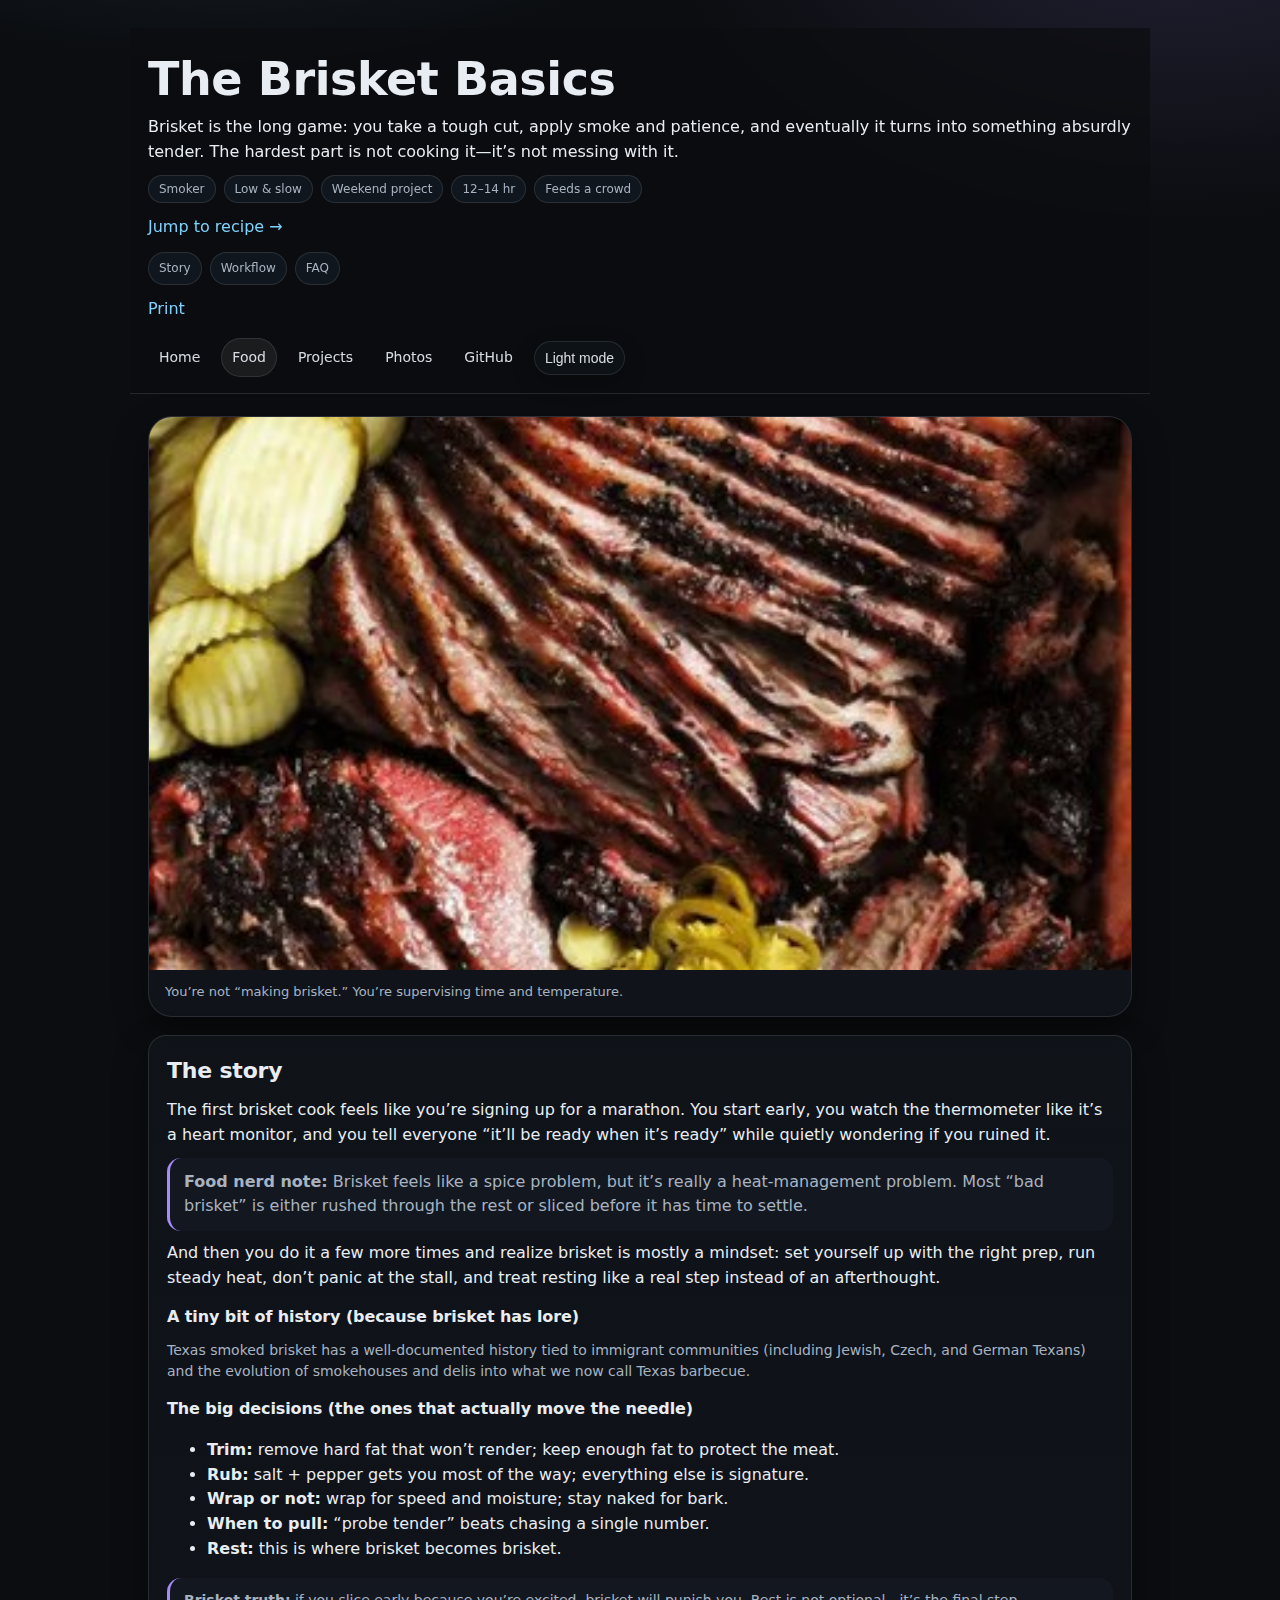
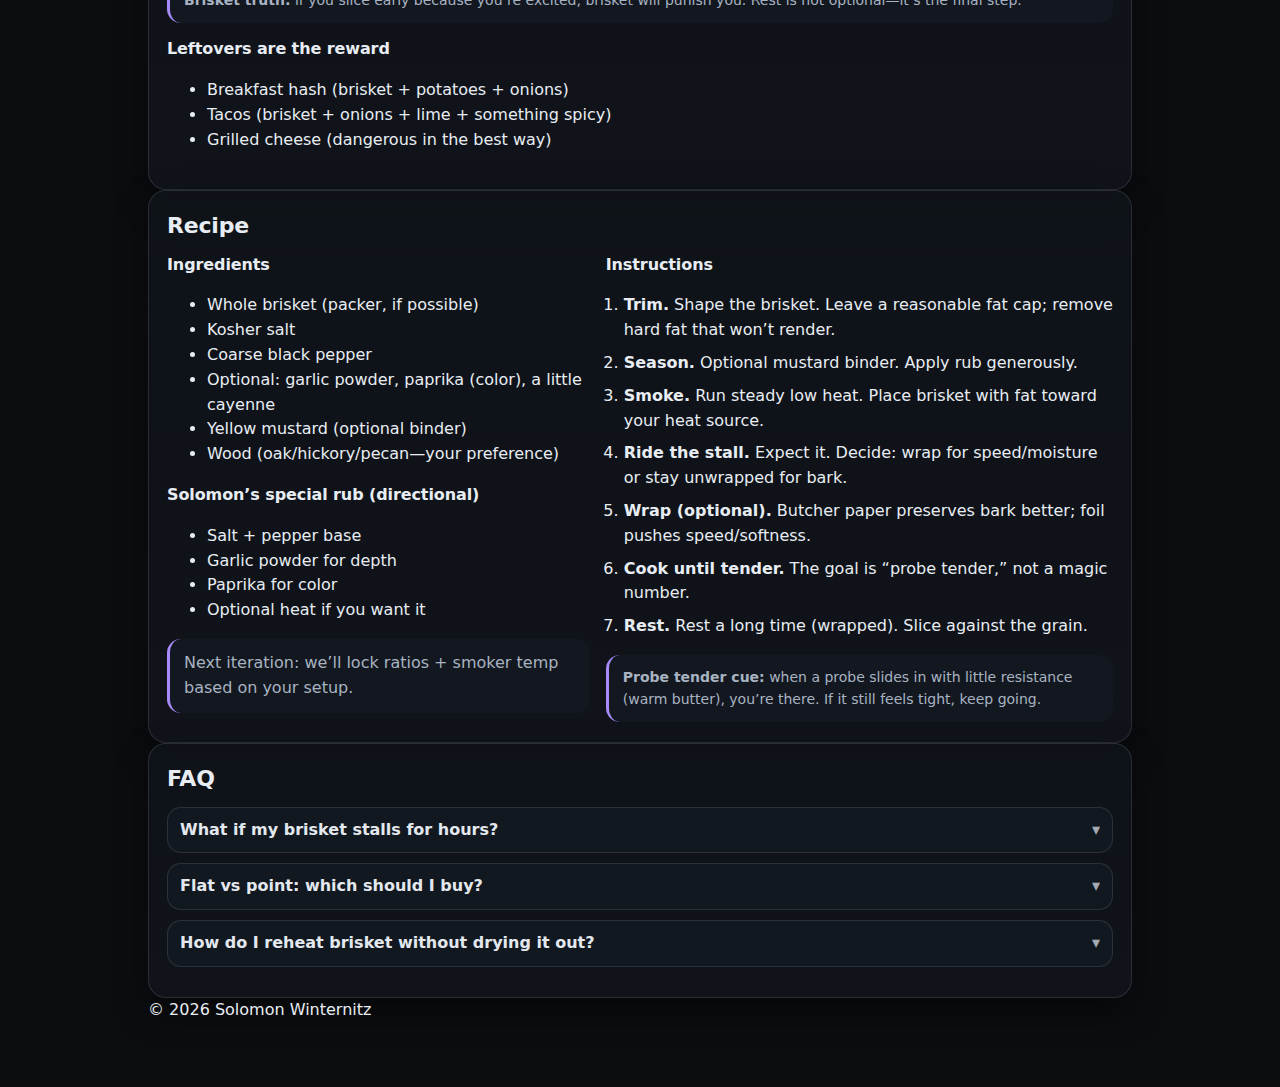
<file: blog/brisket-basics.html>
<!doctype html>
<html lang="en">
<head>
  <meta charset="utf-8" />
  <meta name="viewport" content="width=device-width,initial-scale=1" />
  <title>The Brisket Basics | Solomon Winternitz</title>
  <meta name="description" content="A repeatable brisket workflow: trimming, Solomon’s special rub, the stall, wrapping, and resting." />
  <link rel="stylesheet" href="/assets/site.css" />
  <script src="/assets/theme.js" defer></script>
</head>

<body>
  <div class="wrap">
    <div class="top">
      <div>
        <h1>The Brisket Basics</h1>
        <div class="sub">
          Brisket is the long game: you take a tough cut, apply smoke and patience, and eventually it turns into something absurdly tender.
          The hardest part is not cooking it—it’s not messing with it.
        </div>

        <div class="meta-row">
          <span class="pill">Smoker</span>
          <span class="pill">Low &amp; slow</span>
          <span class="pill">Weekend project</span>
          <span class="pill">12–14 hr</span>
          <span class="pill">Feeds a crowd</span>

        </div>

        <a class="jump" href="#recipe" aria-label="Jump to recipe">Jump to recipe →</a>
        
        <nav class="postnav" aria-label="Jump links">
          <a href="#story">Story</a>
          <a href="#recipe">Workflow</a>
          <a href="#faq">FAQ</a>
        </nav>
<a class="jump" href="#" onclick="window.print(); return false;" aria-label="Print recipe">Print</a>
      </div>

      <nav class="nav" aria-label="Primary navigation">
        <a href="/">Home</a>
        <a href="/food/" aria-current="page">Food</a>
        <a href="/projects/">Projects</a>
        <a href="/photos/">Photos</a>
        <a href="https://github.com/swinternitz">GitHub</a>
              <button class="pill mode" id="theme-toggle" type="button" aria-label="Toggle theme" onclick="window.__toggleTheme && window.__toggleTheme()">Mode</button>
</nav>
    </div>

    <section class="hero">
      <img src="/assets/images/brisket.jpeg" alt="Smoked brisket." />
      <div class="cap">You’re not “making brisket.” You’re supervising time and temperature.</div>
    </section>

    <section class="card" id="story">
      <h2>The story</h2>
      <p>
        The first brisket cook feels like you’re signing up for a marathon. You start early, you watch the thermometer like it’s a heart monitor,
        and you tell everyone “it’ll be ready when it’s ready” while quietly wondering if you ruined it.
      </p>

      <div class="callout"><strong>Food nerd note:</strong> Brisket feels like a spice problem, but it’s really a heat-management problem. Most “bad brisket” is either rushed through the rest or sliced before it has time to settle.</div>
      <p>
        And then you do it a few more times and realize brisket is mostly a mindset: set yourself up with the right prep,
        run steady heat, don’t panic at the stall, and treat resting like a real step instead of an afterthought.
      </p>

      <h3>A tiny bit of history (because brisket has lore)</h3>
      <p class="small">
        Texas smoked brisket has a well-documented history tied to immigrant communities (including Jewish, Czech, and German Texans) and
        the evolution of smokehouses and delis into what we now call Texas barbecue.
      </p>

      <h3>The big decisions (the ones that actually move the needle)</h3>
      <ul>
        <li><strong>Trim:</strong> remove hard fat that won’t render; keep enough fat to protect the meat.</li>
        <li><strong>Rub:</strong> salt + pepper gets you most of the way; everything else is signature.</li>
        <li><strong>Wrap or not:</strong> wrap for speed and moisture; stay naked for bark.</li>
        <li><strong>When to pull:</strong> “probe tender” beats chasing a single number.</li>
        <li><strong>Rest:</strong> this is where brisket becomes brisket.</li>
      </ul>

      <div class="callout small">
        <strong>Brisket truth:</strong> if you slice early because you’re excited, brisket will punish you.
        Rest is not optional—it’s the final step.
      </div>

      <h3>Leftovers are the reward</h3>
      <ul>
        <li>Breakfast hash (brisket + potatoes + onions)</li>
        <li>Tacos (brisket + onions + lime + something spicy)</li>
        <li>Grilled cheese (dangerous in the best way)</li>
      </ul>
    </section>

    <section class="card" id="recipe">
      <h2>Recipe</h2>
      <div class="two-col">
        <aside>
          <h3 style="margin-top:0;">Ingredients</h3>
          <ul>
            <li>Whole brisket (packer, if possible)</li>
            <li>Kosher salt</li>
            <li>Coarse black pepper</li>
            <li>Optional: garlic powder, paprika (color), a little cayenne</li>
            <li>Yellow mustard (optional binder)</li>
            <li>Wood (oak/hickory/pecan—your preference)</li>
          </ul>

          <h3>Solomon’s special rub (directional)</h3>
          <ul>
            <li>Salt + pepper base</li>
            <li>Garlic powder for depth</li>
            <li>Paprika for color</li>
            <li>Optional heat if you want it</li>
          </ul>

          <div class="note">Next iteration: we’ll lock ratios + smoker temp based on your setup.</div>
        </aside>

        <div class="steps">
          <h3 style="margin-top:0;">Instructions</h3>
          <ol>
            <li><strong>Trim.</strong> Shape the brisket. Leave a reasonable fat cap; remove hard fat that won’t render.</li>
            <li><strong>Season.</strong> Optional mustard binder. Apply rub generously.</li>
            <li><strong>Smoke.</strong> Run steady low heat. Place brisket with fat toward your heat source.</li>
            <li><strong>Ride the stall.</strong> Expect it. Decide: wrap for speed/moisture or stay unwrapped for bark.</li>
            <li><strong>Wrap (optional).</strong> Butcher paper preserves bark better; foil pushes speed/softness.</li>
            <li><strong>Cook until tender.</strong> The goal is “probe tender,” not a magic number.</li>
            <li><strong>Rest.</strong> Rest a long time (wrapped). Slice against the grain.</li>
          </ol>

          <div class="callout small">
            <strong>Probe tender cue:</strong> when a probe slides in with little resistance (warm butter), you’re there.
            If it still feels tight, keep going.
          </div>
        </div>
      </div>
    </section>


      <section class="card faq" id="faq">
        <h2>FAQ</h2>

        <details>
          <summary>What if my brisket stalls for hours?</summary>
          <div class="ans">Totally normal. The stall is evaporative cooling. If you want to push through, wrap once bark is set (butcher paper for better bark, foil for speed).</div>
        </details>

        <details>
          <summary>Flat vs point: which should I buy?</summary>
          <div class="ans">Whole packer is ideal. If you can only pick one, the point is more forgiving (fattier). The flat slices beautifully but dries faster if overcooked.</div>
        </details>

        <details>
          <summary>How do I reheat brisket without drying it out?</summary>
          <div class="ans">Slice only what you’ll eat. Reheat gently with a splash of beef stock (covered) at ~275°F until warmed through.</div>
        </details>
      </section>

    <footer>© <span id="y"></span> Solomon Winternitz</footer>
  </div>

  <script>document.getElementById('y').textContent = new Date().getFullYear();</script>
</body>
</html>
</file>
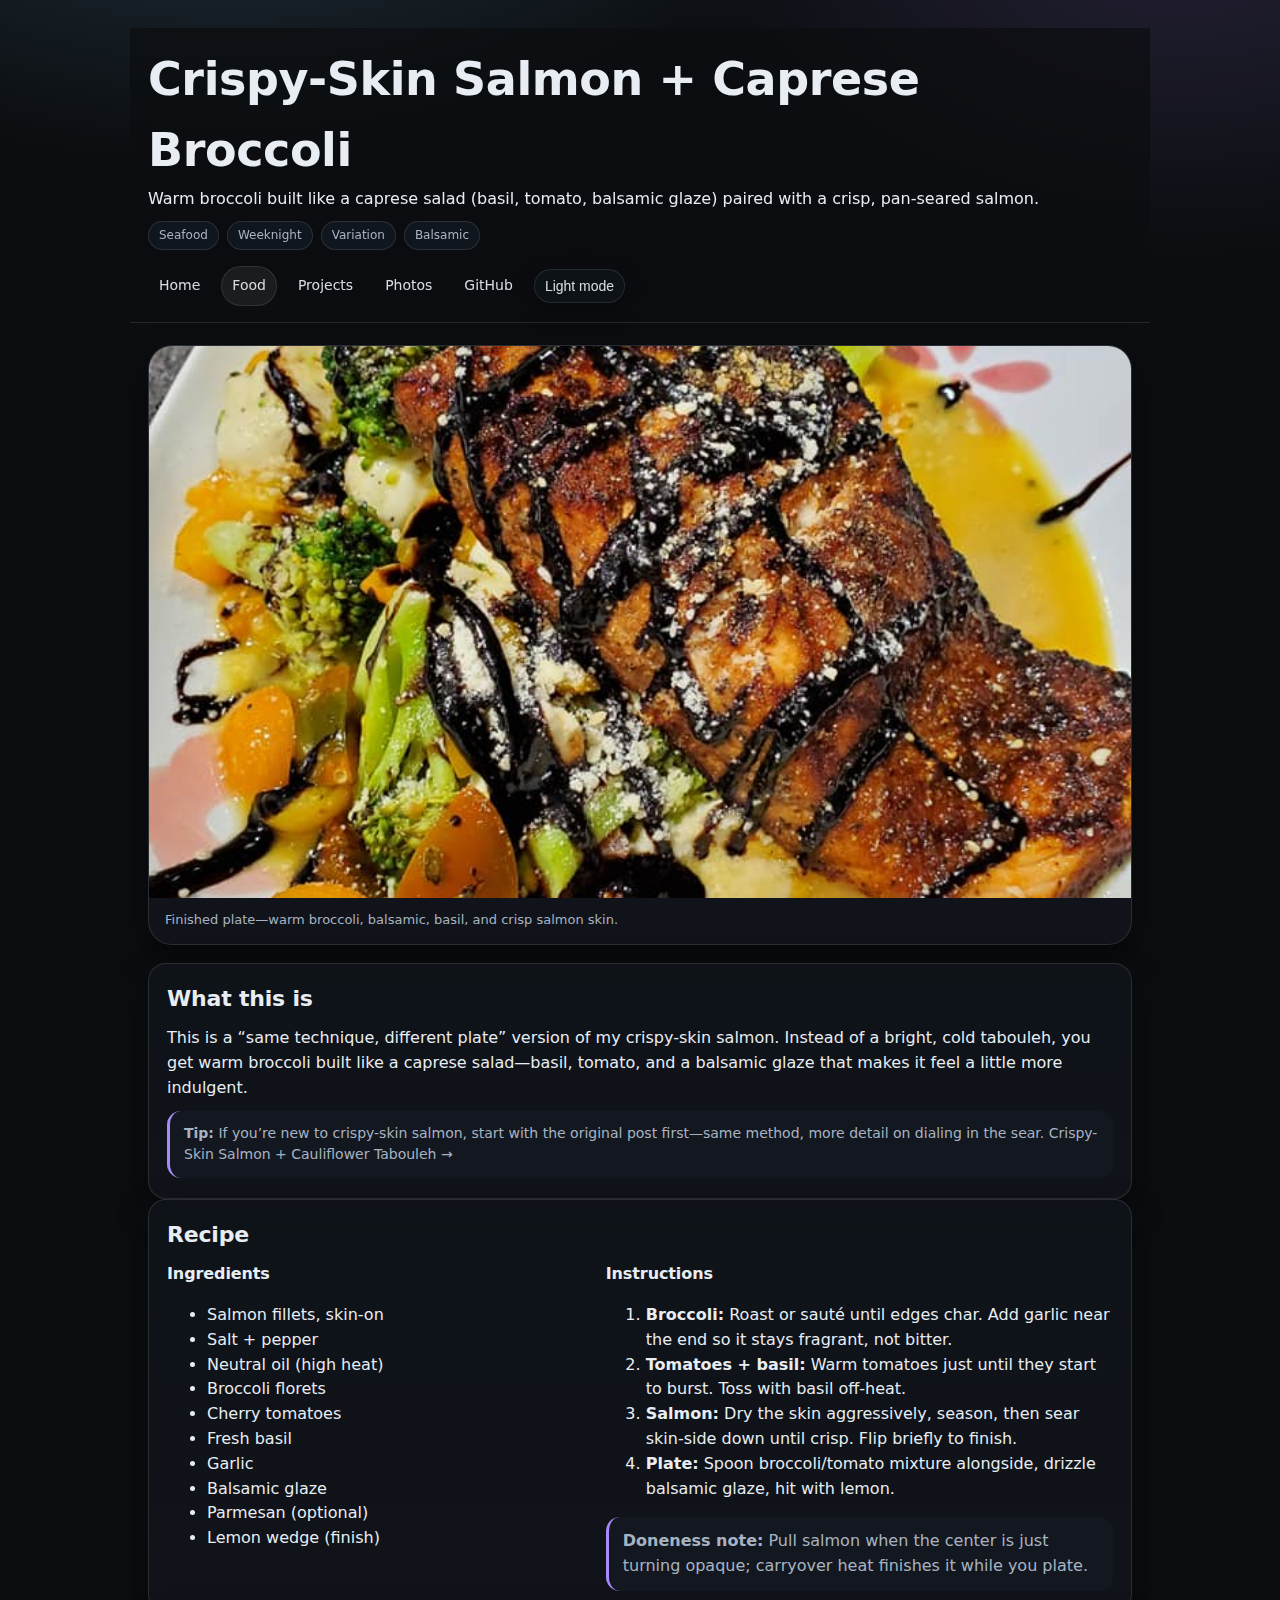
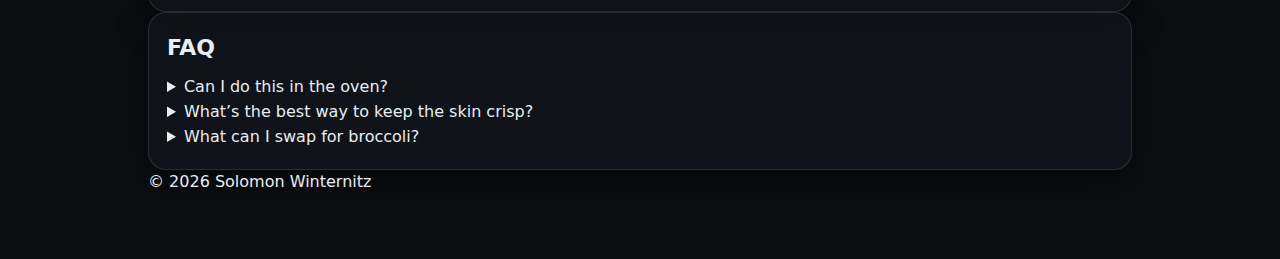
<file: blog/crispy-skin-salmon-caprese-broccoli-balsamic.html>
<!doctype html>
<html lang="en">
<head>
  <meta charset="utf-8" />
  <meta name="viewport" content="width=device-width,initial-scale=1" />
  <title>Crispy-Skin Salmon with Caprese Broccoli + Balsamic Glaze | Solomon Winternitz</title>
  <meta name="description" content="A warm, caprese-style broccoli side with balsamic glaze paired with crispy-skin salmon." />
  <link rel="stylesheet" href="/assets/site.css" />
  <script src="/assets/theme.js" defer></script>
</head>

<body>
  <div class="wrap">
    <div class="top">
      <div>
        <h1>Crispy-Skin Salmon + Caprese Broccoli</h1>
        <div class="sub">
          Warm broccoli built like a caprese salad (basil, tomato, balsamic glaze) paired with a crisp, pan-seared salmon.
        </div>

        <div class="meta-row">
          <span class="pill">Seafood</span><span class="pill">Weeknight</span><span class="pill">Variation</span><span class="pill">Balsamic</span>
        </div>
      </div>

      <nav class="nav" aria-label="Primary navigation">
        <a href="/">Home</a>
        <a href="/food/" aria-current="page">Food</a>
        <a href="/projects/">Projects</a>
        <a href="/photos/">Photos</a>
        <a href="https://github.com/swinternitz">GitHub</a>
        <button class="pill mode" id="theme-toggle" type="button" onclick="window.__toggleTheme && window.__toggleTheme()">Mode</button>
      </nav>
    </div>

    <div class="hero">
      <img src="/assets/images/crispy-salmon-balsamic-broccoli.jpg" alt="Crispy-Skin Salmon + Caprese Broccoli" loading="lazy" decoding="async" />
      <div class="cap">Finished plate—warm broccoli, balsamic, basil, and crisp salmon skin.</div>
    </div>

    <section class="card">
      <h2>What this is</h2>
      <p>
        This is a “same technique, different plate” version of my crispy-skin salmon.
        Instead of a bright, cold tabouleh, you get warm broccoli built like a caprese salad—basil, tomato,
        and a balsamic glaze that makes it feel a little more indulgent.
      </p>
      <div class="callout small">
        <strong>Tip:</strong> If you’re new to crispy-skin salmon, start with the original post first—same method, more detail on dialing in the sear.
        <a href="/blog/crispy-skin-salmon-with-cauliflower-tabouleh.html">Crispy-Skin Salmon + Cauliflower Tabouleh →</a>
      </div>
    </section>

    <section class="card" id="recipe">
      <h2>Recipe</h2>
      <div class="two-col">
        <aside>
          <h3 style="margin-top:0;">Ingredients</h3>
          <ul>
            <li>Salmon fillets, skin-on</li>
            <li>Salt + pepper</li>
            <li>Neutral oil (high heat)</li>
            <li>Broccoli florets</li>
            <li>Cherry tomatoes</li>
            <li>Fresh basil</li>
            <li>Garlic</li>
            <li>Balsamic glaze</li>
            <li>Parmesan (optional)</li>
            <li>Lemon wedge (finish)</li>
          </ul>
        </aside>

        <div>
          <h3 style="margin-top:0;">Instructions</h3>
          <ol>
            <li><strong>Broccoli:</strong> Roast or sauté until edges char. Add garlic near the end so it stays fragrant, not bitter.</li>
            <li><strong>Tomatoes + basil:</strong> Warm tomatoes just until they start to burst. Toss with basil off-heat.</li>
            <li><strong>Salmon:</strong> Dry the skin aggressively, season, then sear skin-side down until crisp. Flip briefly to finish.</li>
            <li><strong>Plate:</strong> Spoon broccoli/tomato mixture alongside, drizzle balsamic glaze, hit with lemon.</li>
          </ol>

          <div class="note"><strong>Doneness note:</strong> Pull salmon when the center is just turning opaque; carryover heat finishes it while you plate.</div>
        </div>
      </div>
    </section>

    <section class="card">
      <h2>FAQ</h2>
      <details>
        <summary>Can I do this in the oven?</summary>
        <p>
          Yes—roast broccoli first, then do salmon in a hot skillet for the skin. If you bake the salmon entirely, the skin won’t get the same shatter-crisp texture.
        </p>
      </details>
      <details>
        <summary>What’s the best way to keep the skin crisp?</summary>
        <p>
          Dry skin, hot pan, and space. And once it’s cooked, don’t set it on paper towels—use a rack so steam doesn’t soften the crust.
        </p>
      </details>
      <details>
        <summary>What can I swap for broccoli?</summary>
        <p>
          Asparagus, broccolini, or even sautéed spinach works. Keep the basil + balsamic finish and it still reads “caprese-adjacent.”
        </p>
      </details>
    </section>

    <footer>
      © <span id="y"></span> Solomon Winternitz
    </footer>
  </div>

  <script>
    // year
    (function(){ var y=document.getElementById('y'); if(y) y.textContent=(new Date()).getFullYear(); })();
  </script>
</body>
</html>
</file>
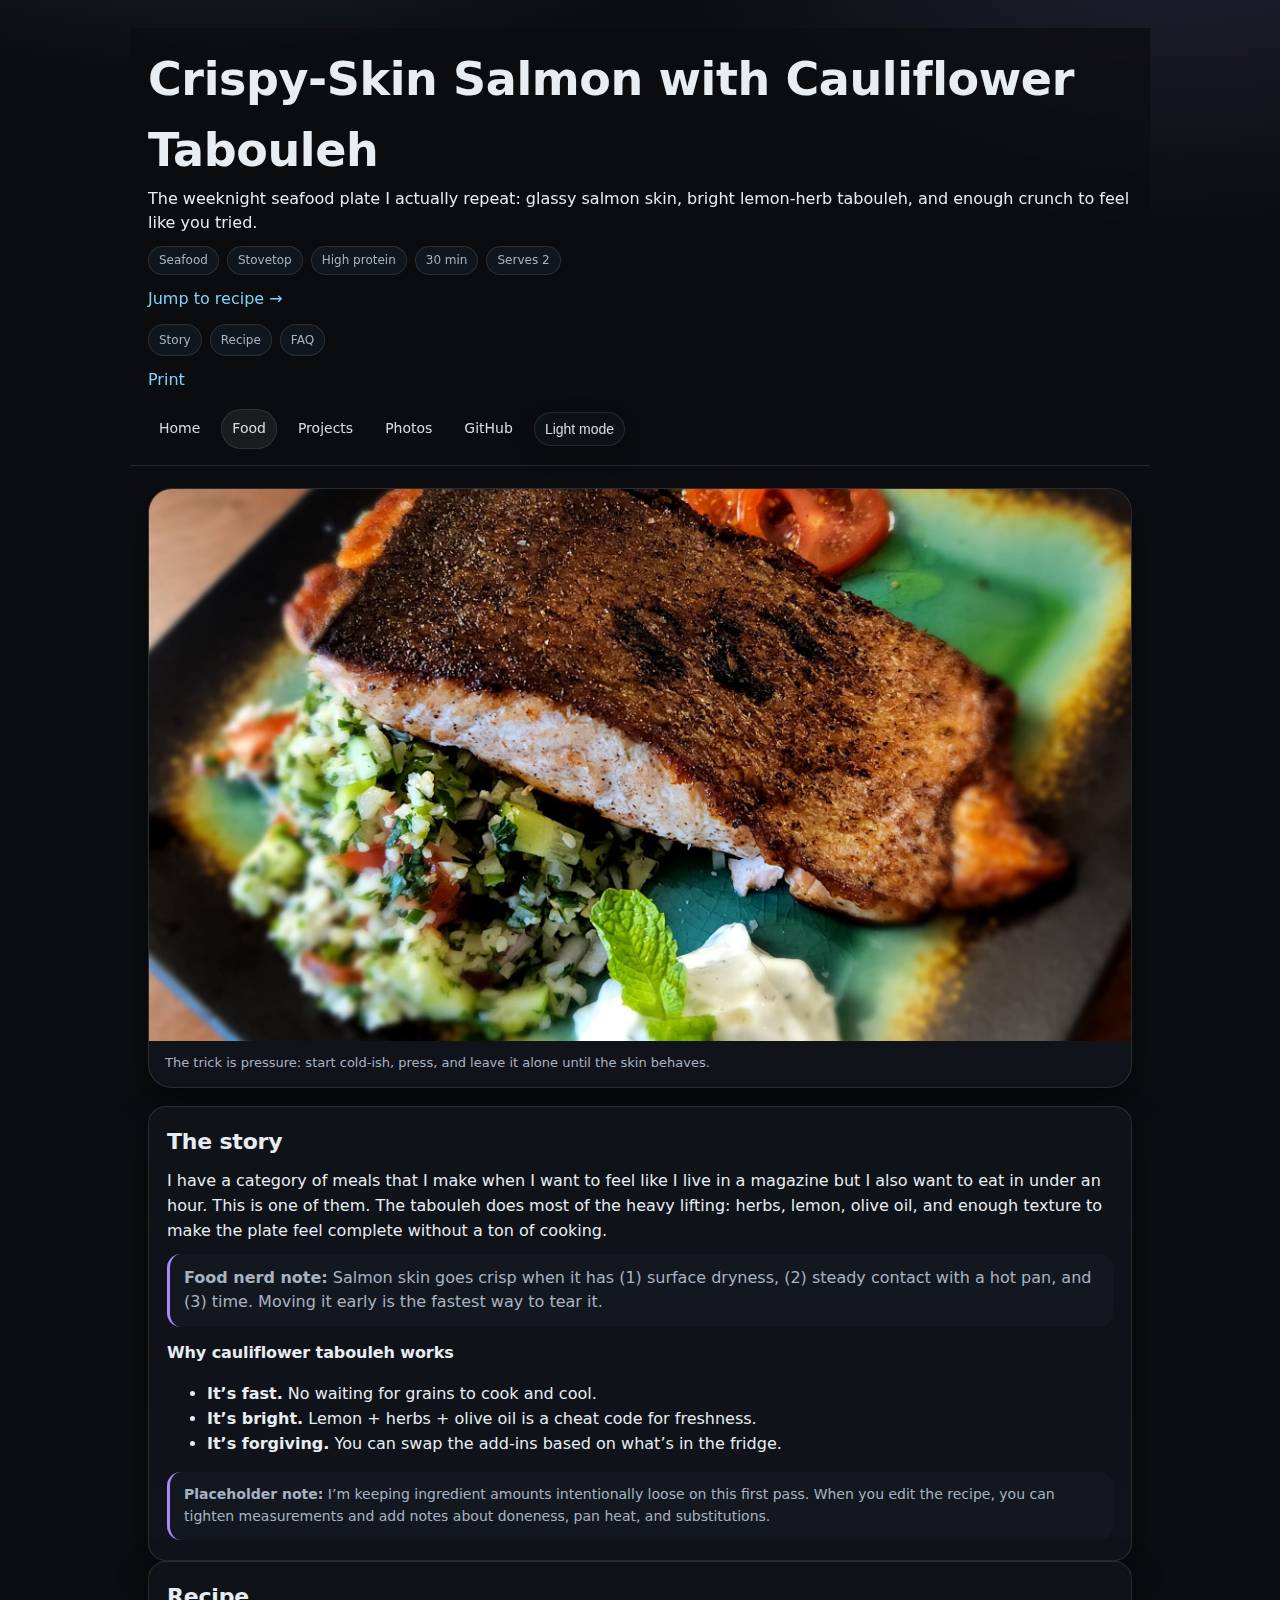
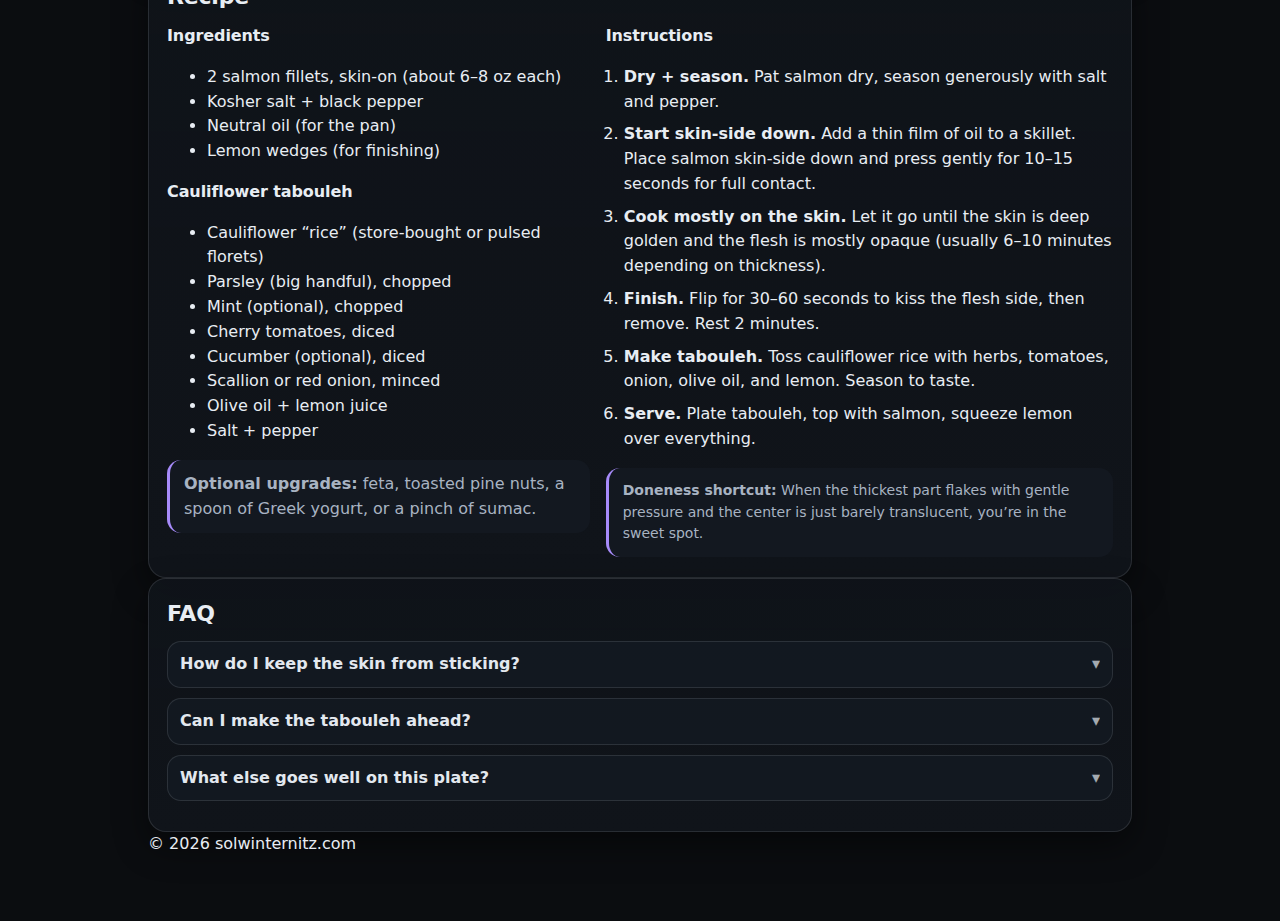
<file: blog/crispy-skin-salmon-with-cauliflower-tabouleh.html>
<!doctype html>
<html lang="en">
<head>
  <meta charset="utf-8" />
  <meta name="viewport" content="width=device-width,initial-scale=1" />
  <title>Crispy-Skin Salmon with Cauliflower Tabouleh | Solomon Winternitz</title>
  <meta name="description" content="Crispy-skin salmon with a bright cauliflower tabouleh—fast, clean, and repeatable." />
  <link rel="stylesheet" href="/assets/site.css" />
  <script src="/assets/theme.js" defer></script>
</head>

<body>
  <div class="wrap">
    <div class="top">
      <div>
        <h1>Crispy-Skin Salmon with Cauliflower Tabouleh</h1>
        <div class="sub">
          The weeknight seafood plate I actually repeat: glassy salmon skin, bright lemon-herb tabouleh, and enough crunch to feel like
          you tried.
        </div>

        <div class="meta-row">
          <span class="pill">Seafood</span>
          <span class="pill">Stovetop</span>
          <span class="pill">High protein</span>
          <span class="pill">30 min</span>
          <span class="pill">Serves 2</span>
        </div>

        <a class="jump" href="#recipe" aria-label="Jump to recipe">Jump to recipe →</a>

        <nav class="postnav" aria-label="Jump links">
          <a href="#story">Story</a>
          <a href="#recipe">Recipe</a>
          <a href="#faq">FAQ</a>
        </nav>
        <a class="jump" href="#" onclick="window.print(); return false;" aria-label="Print recipe">Print</a>
      </div>

      <nav class="nav" aria-label="Primary navigation">
        <a href="/">Home</a>
        <a href="/food/" aria-current="page">Food</a>
        <a href="/projects/">Projects</a>
        <a href="/photos/">Photos</a>
        <a href="https://github.com/swinternitz">GitHub</a>
        <button class="pill mode" id="theme-toggle" type="button" aria-label="Toggle theme" onclick="window.__toggleTheme && window.__toggleTheme()">Mode</button>
      </nav>
    </div>

    <section class="hero">
      <img src="/assets/images/crispy-skin-salmon-with-tabouleh.jpg" alt="Crispy-skin salmon served with cauliflower tabouleh." />
      <div class="cap">The trick is pressure: start cold-ish, press, and leave it alone until the skin behaves.</div>
    </section>

    <section class="card" id="story">
      <h2>The story</h2>
      <p>
        I have a category of meals that I make when I want to feel like I live in a magazine but I also want to eat in under an hour.
        This is one of them. The tabouleh does most of the heavy lifting: herbs, lemon, olive oil, and enough texture to make the plate
        feel complete without a ton of cooking.
      </p>

      <div class="callout"><strong>Food nerd note:</strong> Salmon skin goes crisp when it has (1) surface dryness, (2) steady contact with a hot pan, and (3) time. Moving it early is the fastest way to tear it.</div>

      <h3>Why cauliflower tabouleh works</h3>
      <ul>
        <li><strong>It’s fast.</strong> No waiting for grains to cook and cool.</li>
        <li><strong>It’s bright.</strong> Lemon + herbs + olive oil is a cheat code for freshness.</li>
        <li><strong>It’s forgiving.</strong> You can swap the add-ins based on what’s in the fridge.</li>
      </ul>

      <div class="callout small">
        <strong>Placeholder note:</strong> I’m keeping ingredient amounts intentionally loose on this first pass. When you edit the recipe, you can tighten measurements and add notes about doneness, pan heat, and substitutions.
      </div>
    </section>

    <section class="card" id="recipe">
      <h2>Recipe</h2>
      <div class="two-col">
        <aside>
          <h3 style="margin-top:0;">Ingredients</h3>
          <ul>
            <li>2 salmon fillets, skin-on (about 6–8 oz each)</li>
            <li>Kosher salt + black pepper</li>
            <li>Neutral oil (for the pan)</li>
            <li>Lemon wedges (for finishing)</li>
          </ul>

          <h3>Cauliflower tabouleh</h3>
          <ul>
            <li>Cauliflower “rice” (store-bought or pulsed florets)</li>
            <li>Parsley (big handful), chopped</li>
            <li>Mint (optional), chopped</li>
            <li>Cherry tomatoes, diced</li>
            <li>Cucumber (optional), diced</li>
            <li>Scallion or red onion, minced</li>
            <li>Olive oil + lemon juice</li>
            <li>Salt + pepper</li>
          </ul>

          <div class="note"><strong>Optional upgrades:</strong> feta, toasted pine nuts, a spoon of Greek yogurt, or a pinch of sumac.</div>
        </aside>

        <div class="steps">
          <h3 style="margin-top:0;">Instructions</h3>
          <ol>
            <li><strong>Dry + season.</strong> Pat salmon dry, season generously with salt and pepper.</li>
            <li><strong>Start skin-side down.</strong> Add a thin film of oil to a skillet. Place salmon skin-side down and press gently for 10–15 seconds for full contact.</li>
            <li><strong>Cook mostly on the skin.</strong> Let it go until the skin is deep golden and the flesh is mostly opaque (usually 6–10 minutes depending on thickness).</li>
            <li><strong>Finish.</strong> Flip for 30–60 seconds to kiss the flesh side, then remove. Rest 2 minutes.</li>
            <li><strong>Make tabouleh.</strong> Toss cauliflower rice with herbs, tomatoes, onion, olive oil, and lemon. Season to taste.</li>
            <li><strong>Serve.</strong> Plate tabouleh, top with salmon, squeeze lemon over everything.</li>
          </ol>

          <div class="callout small">
            <strong>Doneness shortcut:</strong> When the thickest part flakes with gentle pressure and the center is just barely translucent, you’re in the sweet spot.
          </div>
        </div>
      </div>
    </section>

    <section class="card faq" id="faq">
      <h2>FAQ</h2>

      <details>
        <summary>How do I keep the skin from sticking?</summary>
        <div class="ans">Dry the skin well, use enough heat to sizzle, and don’t try to move it early. Once the skin crisps, it naturally releases.</div>
      </details>

      <details>
        <summary>Can I make the tabouleh ahead?</summary>
        <div class="ans">Yes. It’s best within a few hours. If you’re making it early, hold back a little lemon and salt, then adjust right before serving.</div>
      </details>

      <details>
        <summary>What else goes well on this plate?</summary>
        <div class="ans">Roasted tomatoes, quick-pickled onions, or a spoon of yogurt sauce. If you want more carbs: rice pilaf or warm pita.</div>
      </details>
    </section>

    <footer>© <span id="y"></span> solwinternitz.com</footer>
  </div>

  <script>document.getElementById('y').textContent = new Date().getFullYear();</script>
</body>
</html>
</file>
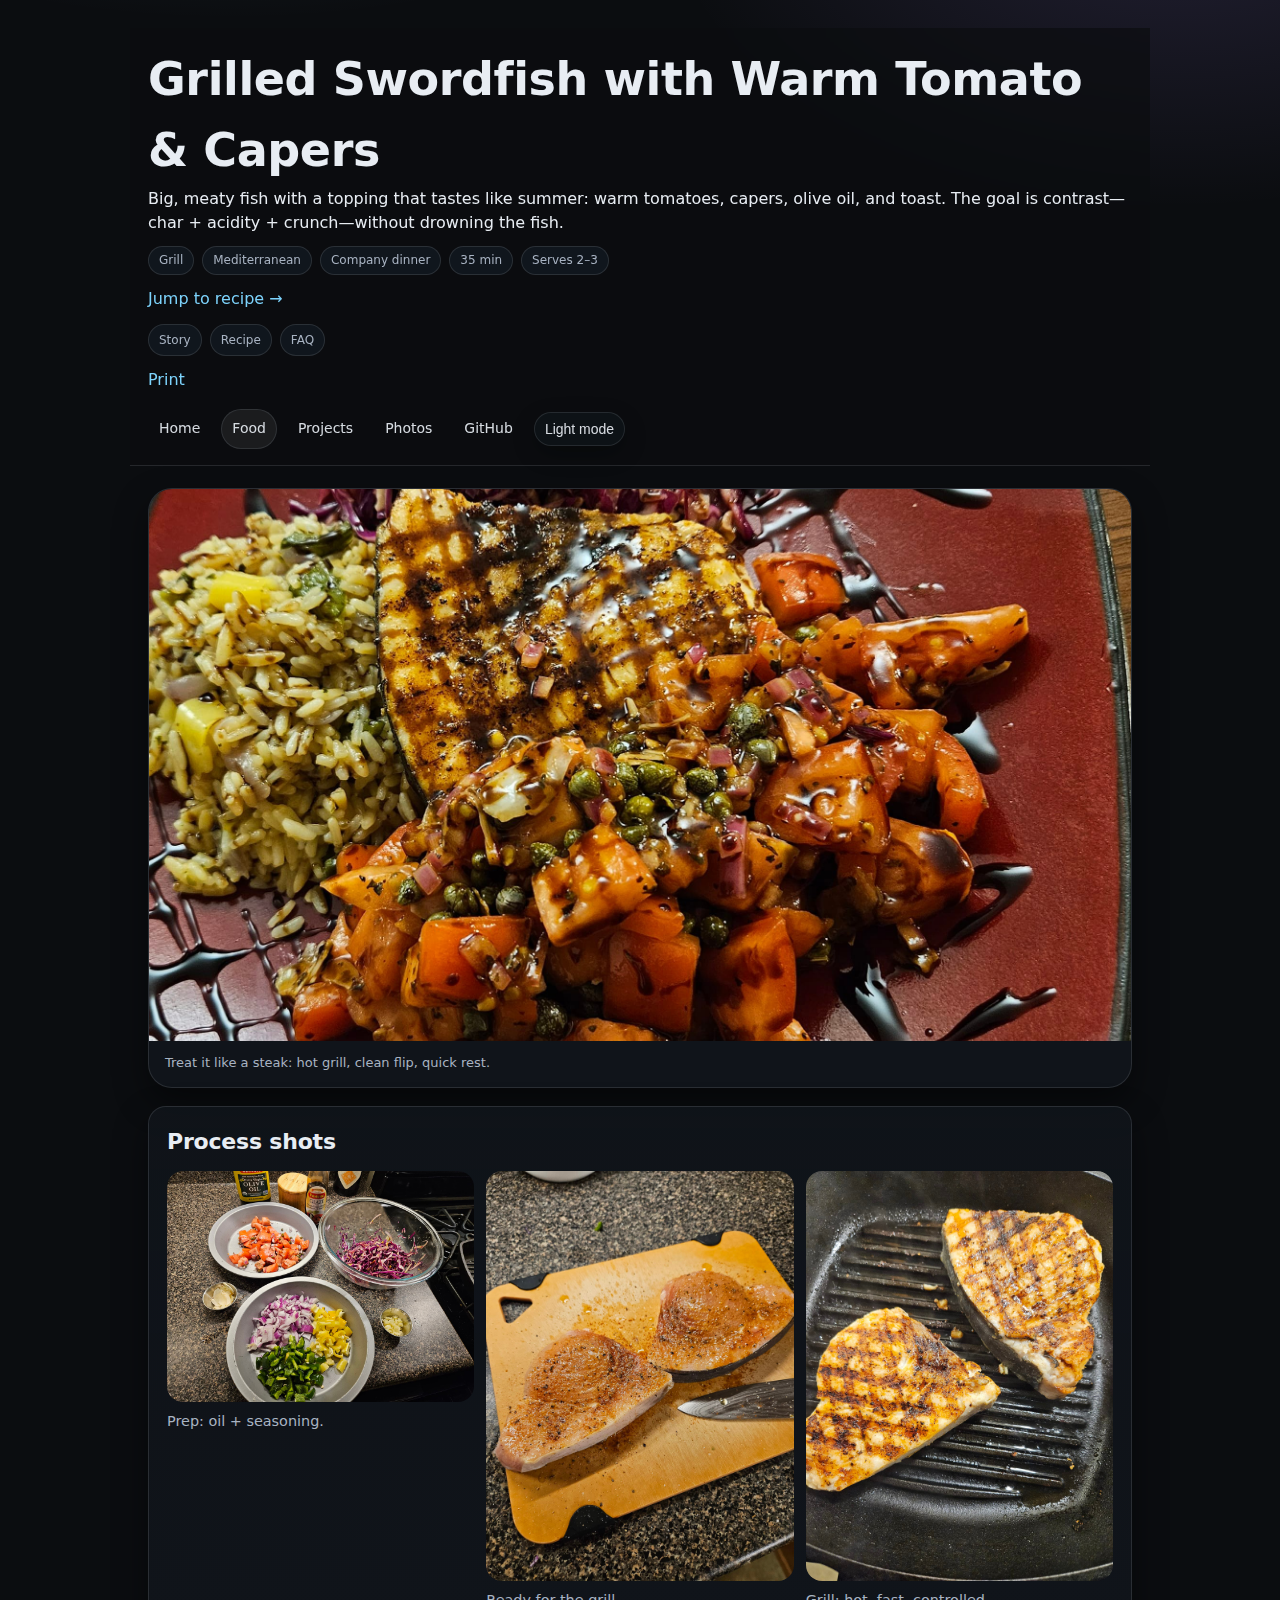
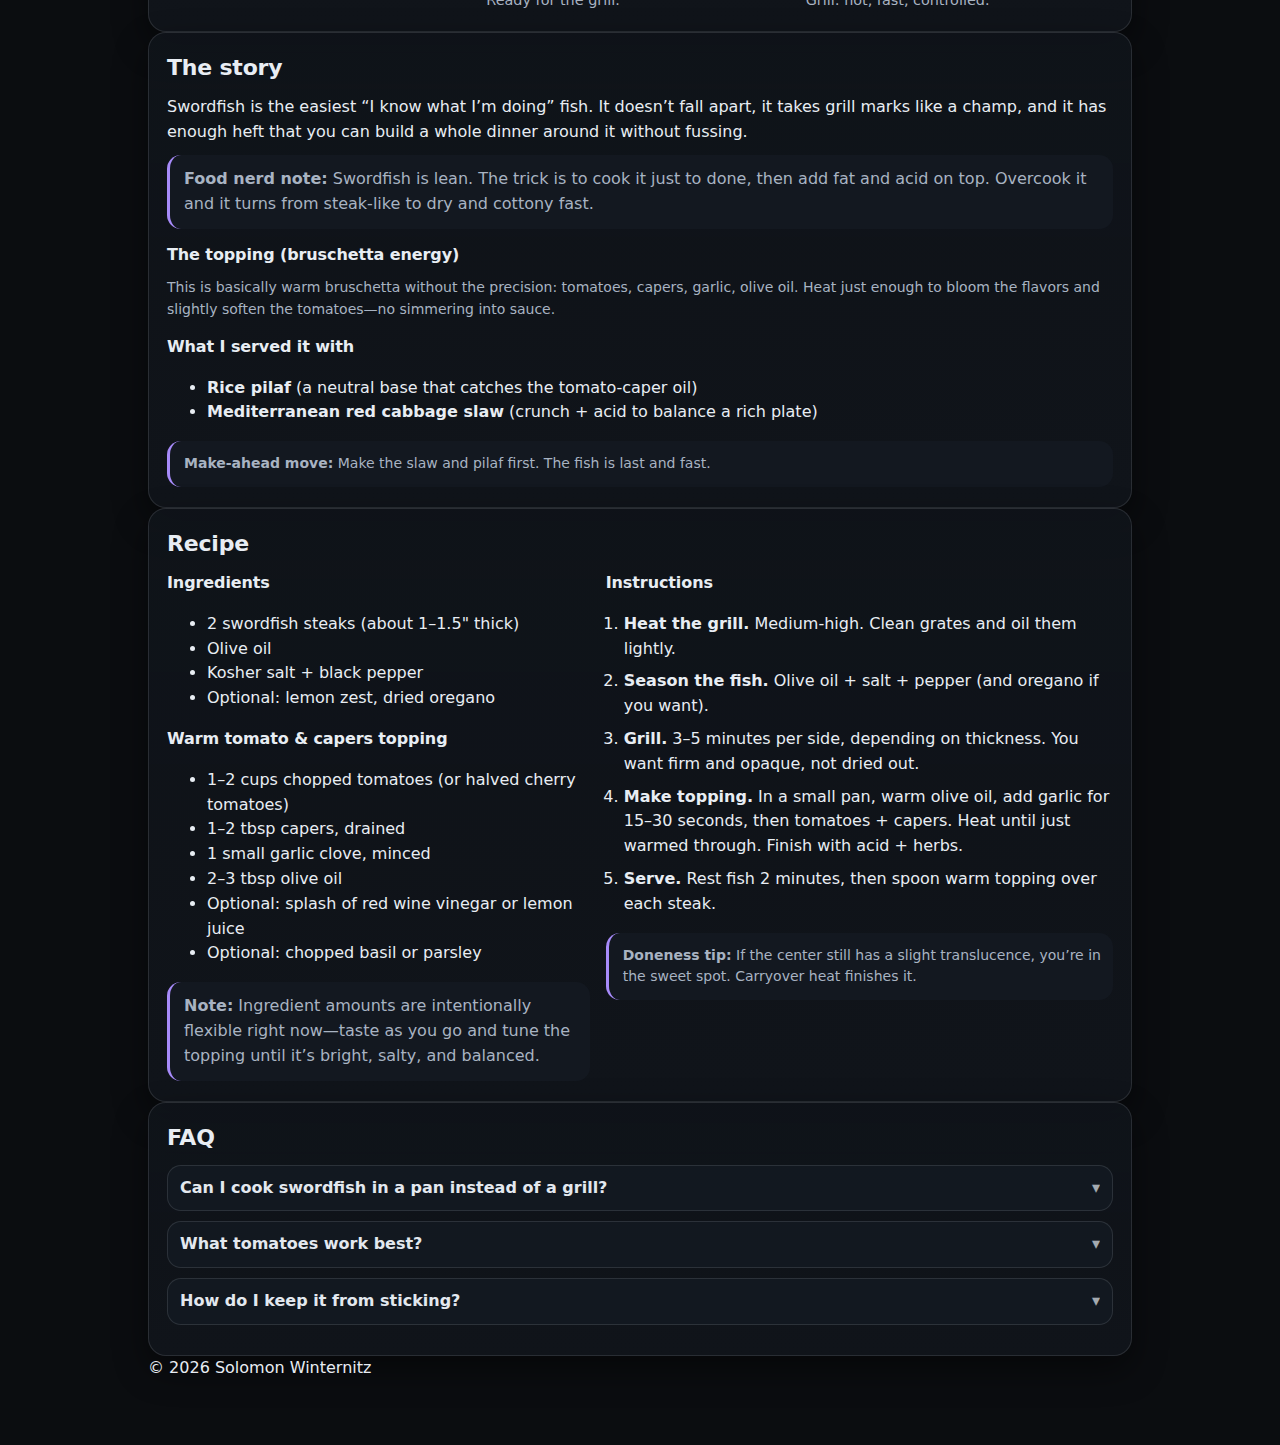
<file: blog/grilled-swordfish-with-warm-tomato-capers.html>
<!doctype html>
<html lang="en">
<head>
  <meta charset="utf-8" />
  <meta name="viewport" content="width=device-width,initial-scale=1" />
  <title>Grilled Swordfish with Warm Tomato &amp; Capers | Solomon Winternitz</title>
  <meta name="description" content="Grilled swordfish with a warm tomato-caper bruschetta topping, plus rice pilaf and Mediterranean red cabbage slaw." />
  <link rel="stylesheet" href="/assets/site.css" />
  <script src="/assets/theme.js" defer></script>
</head>

<body>
  <div class="wrap">
    <div class="top">
      <div>
        <h1>Grilled Swordfish with Warm Tomato &amp; Capers</h1>
        <div class="sub">
          Big, meaty fish with a topping that tastes like summer: warm tomatoes, capers, olive oil, and toast.
          The goal is contrast—char + acidity + crunch—without drowning the fish.
        </div>

        <div class="meta-row">
          <span class="pill">Grill</span>
          <span class="pill">Mediterranean</span>
          <span class="pill">Company dinner</span>
          <span class="pill">35 min</span>
          <span class="pill">Serves 2–3</span>
        </div>

        <a class="jump" href="#recipe" aria-label="Jump to recipe">Jump to recipe →</a>

        <nav class="postnav" aria-label="Jump links">
          <a href="#story">Story</a>
          <a href="#recipe">Recipe</a>
          <a href="#faq">FAQ</a>
        </nav>

        <a class="jump" href="#" onclick="window.print(); return false;" aria-label="Print recipe">Print</a>
      </div>

      <nav class="nav" aria-label="Primary navigation">
        <a href="/">Home</a>
        <a href="/food/" aria-current="page">Food</a>
        <a href="/projects/">Projects</a>
        <a href="/photos/">Photos</a>
        <a href="https://github.com/swinternitz">GitHub</a>
        <button class="pill mode" id="theme-toggle" type="button" aria-label="Toggle theme" onclick="window.__toggleTheme && window.__toggleTheme()">Mode</button>
      </nav>
    </div>

    <section class="hero">
      <img src="/assets/images/swordfish-finished.jpg" alt="Grilled swordfish steak with warm tomato and capers topping." />
      <div class="cap">Treat it like a steak: hot grill, clean flip, quick rest.</div>
    </section>

    <section class="card" id="process">
      <h2>Process shots</h2>
      <div class="photo-grid">
        <figure>
          <img src="/assets/images/swordfish-prep.jpg" alt="Swordfish prep" />
          <figcaption>Prep: oil + seasoning.</figcaption>
        </figure>
        <figure>
          <img src="/assets/images/swordfish-prep-2.jpg" alt="Swordfish prep close-up" />
          <figcaption>Ready for the grill.</figcaption>
        </figure>
        <figure>
          <img src="/assets/images/swordfish-grilling.jpg" alt="Swordfish on the grill" />
          <figcaption>Grill: hot, fast, controlled.</figcaption>
        </figure>
        </div>
    </section>


    <section class="card" id="story">
      <h2>The story</h2>
      <p>
        Swordfish is the easiest “I know what I’m doing” fish. It doesn’t fall apart, it takes grill marks like a champ,
        and it has enough heft that you can build a whole dinner around it without fussing.
      </p>

      <div class="callout"><strong>Food nerd note:</strong> Swordfish is lean. The trick is to cook it just to done, then add fat and acid on top. Overcook it and it turns from steak-like to dry and cottony fast.</div>

      <h3>The topping (bruschetta energy)</h3>
      <p class="small">
        This is basically warm bruschetta without the precision: tomatoes, capers, garlic, olive oil. Heat just enough to
        bloom the flavors and slightly soften the tomatoes—no simmering into sauce.
      </p>

      <h3>What I served it with</h3>
      <ul>
        <li><strong>Rice pilaf</strong> (a neutral base that catches the tomato-caper oil)</li>
        <li><strong>Mediterranean red cabbage slaw</strong> (crunch + acid to balance a rich plate)</li>
      </ul>

      <div class="callout small">
        <strong>Make-ahead move:</strong> Make the slaw and pilaf first. The fish is last and fast.
      </div>
    </section>

    <section class="card" id="recipe">
      <h2>Recipe</h2>
      <div class="two-col">
        <aside>
          <h3 style="margin-top:0;">Ingredients</h3>
          <ul>
            <li>2 swordfish steaks (about 1–1.5" thick)</li>
            <li>Olive oil</li>
            <li>Kosher salt + black pepper</li>
            <li>Optional: lemon zest, dried oregano</li>
          </ul>

          <h3>Warm tomato &amp; capers topping</h3>
          <ul>
            <li>1–2 cups chopped tomatoes (or halved cherry tomatoes)</li>
            <li>1–2 tbsp capers, drained</li>
            <li>1 small garlic clove, minced</li>
            <li>2–3 tbsp olive oil</li>
            <li>Optional: splash of red wine vinegar or lemon juice</li>
            <li>Optional: chopped basil or parsley</li>
          </ul>

          <div class="note"><strong>Note:</strong> Ingredient amounts are intentionally flexible right now—taste as you go and tune the topping until it’s bright, salty, and balanced.</div>
        </aside>

        <div class="steps">
          <h3 style="margin-top:0;">Instructions</h3>
          <ol>
            <li><strong>Heat the grill.</strong> Medium-high. Clean grates and oil them lightly.</li>
            <li><strong>Season the fish.</strong> Olive oil + salt + pepper (and oregano if you want).</li>
            <li><strong>Grill.</strong> 3–5 minutes per side, depending on thickness. You want firm and opaque, not dried out.</li>
            <li><strong>Make topping.</strong> In a small pan, warm olive oil, add garlic for 15–30 seconds, then tomatoes + capers. Heat until just warmed through. Finish with acid + herbs.</li>
            <li><strong>Serve.</strong> Rest fish 2 minutes, then spoon warm topping over each steak.</li>
          </ol>

          <div class="callout small">
            <strong>Doneness tip:</strong> If the center still has a slight translucence, you’re in the sweet spot. Carryover heat finishes it.
          </div>
        </div>
      </div>
    </section>

    <section class="card faq" id="faq">
      <h2>FAQ</h2>

      <details>
        <summary>Can I cook swordfish in a pan instead of a grill?</summary>
        <div class="ans">Yes. Use a hot cast iron or stainless pan with oil. Sear 3–4 minutes per side, then rest. The topping covers the “no grill marks” problem.</div>
      </details>

      <details>
        <summary>What tomatoes work best?</summary>
        <div class="ans">Cherry/grape tomatoes are the most reliable. If using large tomatoes, salt them lightly and let them sit a few minutes, then drain excess liquid.</div>
      </details>

      <details>
        <summary>How do I keep it from sticking?</summary>
        <div class="ans">Clean, hot, oiled grates. Also: don’t flip early. When the fish releases, it’s ready.</div>
      </details>
    </section>

    <footer>© <span id="y"></span> Solomon Winternitz</footer>
  </div>

  <script>document.getElementById('y').textContent = new Date().getFullYear();</script>
</body>
</html>
</file>
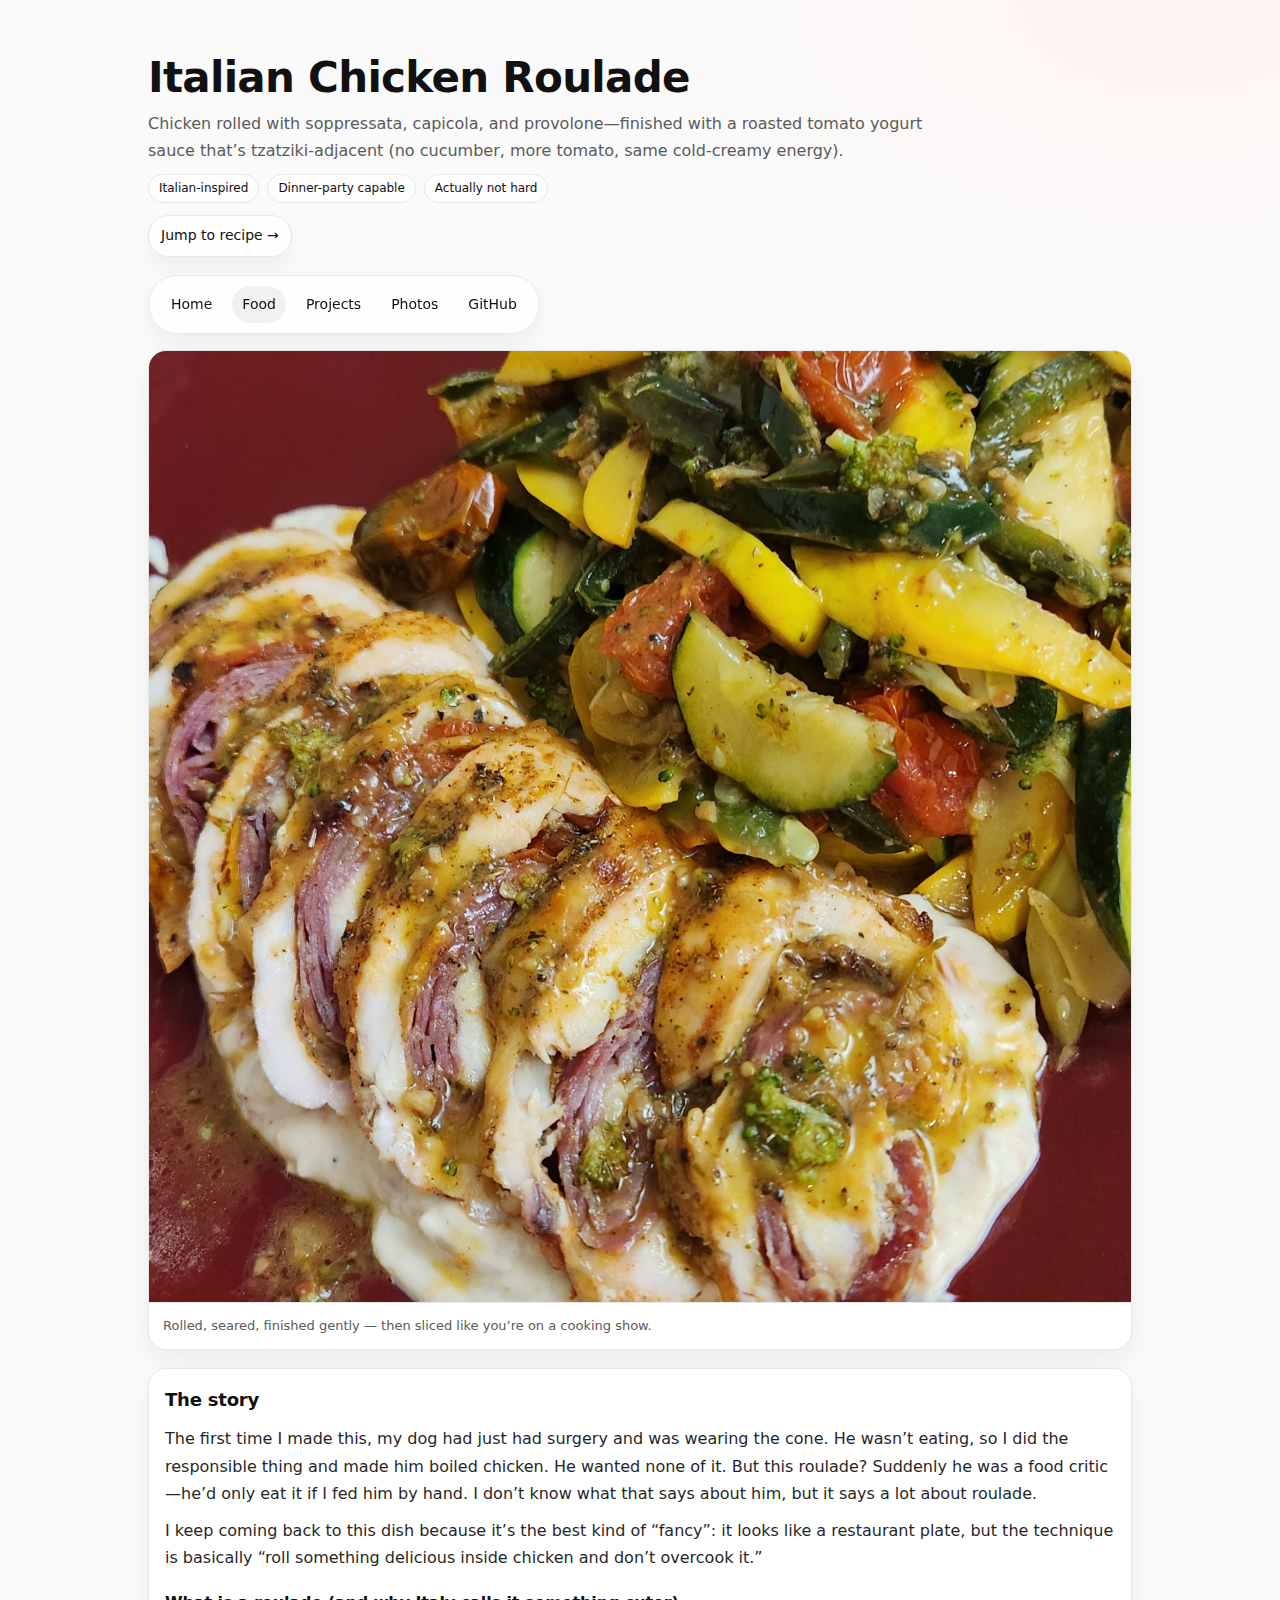
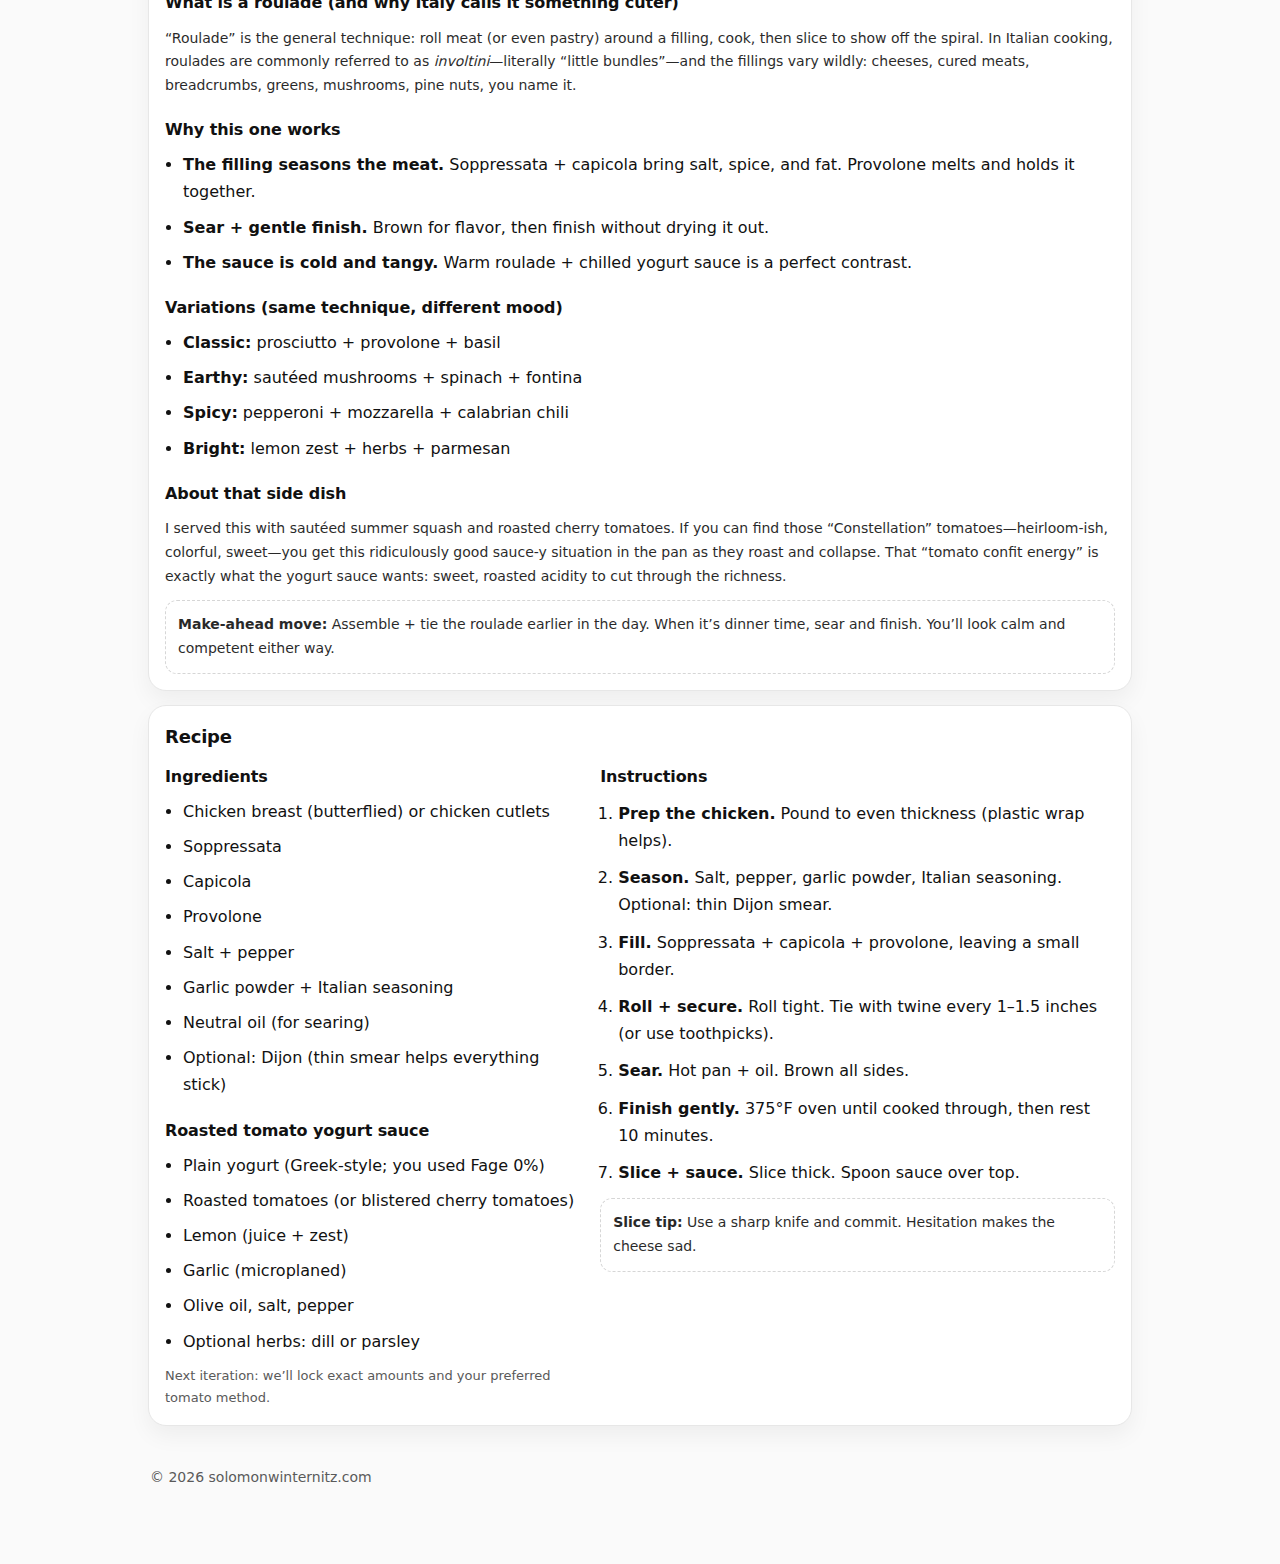
<file: blog/italian-chicken-roulade.html>
<!doctype html>
<html lang="en">
<head>
  <meta charset="utf-8" />
  <meta name="viewport" content="width=device-width,initial-scale=1" />
  <title>Italian Chicken Roulade | Solomon Winternitz</title>
  <meta name="description" content="Italian chicken roulade with soppressata, capicola, provolone, and a roasted tomato yogurt sauce." />

  <style>
    :root{
      --max: 1020px;
      --radius: 18px;

      --bg: #fafafa;
      --card: #ffffff;
      --text: #111111;
      --muted: #5a5a5a;
      --line: #e7e7e7;

      --shadow: 0 12px 28px rgba(0,0,0,.06);
      --shadow2: 0 10px 22px rgba(0,0,0,.05);

      --navbg: rgba(255,255,255,.72);
      --navhover: rgba(0,0,0,.05);

      --grad1: rgba(240,247,255,.9);
      --grad2: rgba(255,243,240,.9);
    }

    @media (prefers-color-scheme: dark){
      :root{
        --bg: #0b0d10;
        --card: #11141a;
        --text: #eef2f7;
        --muted: #a9b3bf;
        --line: rgba(255,255,255,.10);

        --shadow: 0 14px 34px rgba(0,0,0,.40);
        --shadow2: 0 10px 26px rgba(0,0,0,.35);

        --navbg: rgba(17,20,26,.72);
        --navhover: rgba(255,255,255,.08);

        --grad1: rgba(42,108,255,.22);
        --grad2: rgba(255,94,77,.16);
      }
    }

    *{ box-sizing:border-box; }
    html{ scroll-behavior:smooth; }

    body{
      margin:0;
      font-family: system-ui,-apple-system,Segoe UI,Roboto,Arial,sans-serif;
      color:var(--text);
      background:
        radial-gradient(1200px 600px at 18% -12%, var(--grad1) 0%, rgba(0,0,0,0) 60%),
        radial-gradient(900px 520px at 92% 0%, var(--grad2) 0%, rgba(0,0,0,0) 55%),
        var(--bg);
      line-height:1.7;
    }

    a{ color:inherit; }
    a:hover{ opacity:.92; }

    .wrap{ max-width:var(--max); margin:56px auto; padding:0 18px; }

    .top{
      display:flex;
      justify-content:space-between;
      align-items:flex-start;
      gap:18px;
      flex-wrap:wrap;
      margin-bottom: 14px;
    }

    h1{
      margin:0;
      font-size:42px;
      letter-spacing:-.7px;
      line-height:1.05;
    }

    .sub{
      margin-top:10px;
      color:var(--muted);
      max-width: 78ch;
      font-size: 16px;
    }

    .nav{
      display:flex;
      gap:10px;
      flex-wrap:wrap;
      align-items:center;
      padding:10px 12px;
      border:1px solid var(--line);
      border-radius:999px;
      background: var(--navbg);
      backdrop-filter: blur(8px);
      -webkit-backdrop-filter: blur(8px);
      box-shadow: var(--shadow2);
    }

    .nav a{
      text-decoration:none;
      font-size:14px;
      padding:7px 10px;
      border-radius:999px;
      color: var(--text);
    }
    .nav a:hover{ background: var(--navhover); opacity: 1; }
    .nav a[aria-current="page"]{ background: var(--navhover); }

    .meta-row{ display:flex; gap:8px; flex-wrap:wrap; margin-top:10px; }

    .pill{
      display:inline-block;
      font-size:12px;
      padding:3px 10px;
      border-radius:999px;
      border:1px solid var(--line);
      background: rgba(255,255,255,.65);
      color: var(--text);
    }
    @media (prefers-color-scheme: dark){
      .pill{ background: rgba(255,255,255,.06); }
    }

    .jump{
      display:inline-flex; align-items:center; gap:8px;
      margin-top:12px;
      padding:8px 12px;
      border:1px solid var(--line);
      border-radius:999px;
      background: rgba(255,255,255,.72);
      text-decoration:none;
      font-size:14px;
      box-shadow: var(--shadow2);
    }
    .jump:hover{ background: var(--navhover); opacity: 1; }
    @media (prefers-color-scheme: dark){
      .jump{ background: rgba(17,20,26,.72); }
    }

    .hero{
      border:1px solid var(--line);
      border-radius: var(--radius);
      background: var(--card);
      overflow:hidden;
      box-shadow: var(--shadow);
      margin: 16px 0 18px;
    }
    .hero img{ width:100%; height:auto; display:block; }
    .hero .cap{
      padding:12px 14px;
      color: var(--muted);
      font-size: 13px;
      border-top:1px solid var(--line);
    }

    .card{
      border:1px solid var(--line);
      border-radius: var(--radius);
      background: var(--card);
      padding:16px;
      box-shadow: var(--shadow2);
      margin-top: 14px;
    }

    .two-col{ display:grid; grid-template-columns:1fr; gap:14px; }
    @media (min-width: 900px){ .two-col{ grid-template-columns: .9fr 1.1fr; } }

    h2{ margin:0 0 10px; font-size:18px; letter-spacing:-.2px; }
    h3{ margin:18px 0 8px; font-size:16px; letter-spacing:-.1px; }
    p{ margin:10px 0; color: var(--text); opacity: .92; }
    ul{ margin:0; padding-left:18px; }
    li{ margin:8px 0; }

    .note{ color:var(--muted); font-size:13px; margin-top:10px; }
    .small{ font-size:14px; color: var(--text); opacity: .9; }
    .steps ol{ margin:0; padding-left:18px; }
    .steps li{ margin:10px 0; }

    .callout{
      border:1px dashed rgba(127,127,127,.35);
      border-radius:12px;
      padding:12px 12px;
      background: rgba(255,255,255,.55);
      margin-top:12px;
    }
    @media (prefers-color-scheme: dark){
      .callout{ background: rgba(255,255,255,.04); }
    }

    #recipe{ scroll-margin-top: 26px; }
    footer{ margin-top:22px; color:var(--muted); font-size:14px; padding: 18px 2px; }
  </style>
</head>

<body>
  <div class="wrap">
    <div class="top">
      <div>
        <h1>Italian Chicken Roulade</h1>
        <div class="sub">
          Chicken rolled with soppressata, capicola, and provolone—finished with a roasted tomato yogurt sauce that’s
          tzatziki-adjacent (no cucumber, more tomato, same cold-creamy energy).
        </div>

        <div class="meta-row">
          <span class="pill">Italian-inspired</span>
          <span class="pill">Dinner-party capable</span>
          <span class="pill">Actually not hard</span>
        </div>

        <a class="jump" href="#recipe" aria-label="Jump to recipe">Jump to recipe →</a>
      </div>

      <nav class="nav" aria-label="Primary navigation">
        <a href="/">Home</a>
        <a href="/food/" aria-current="page">Food</a>
        <a href="/projects/">Projects</a>
        <a href="/photos/">Photos</a>
        <a href="https://github.com/swinternitz">GitHub</a>
      </nav>
    </div>

    <section class="hero">
      <img src="/assets/images/italian-chicken-roulade.jpeg" alt="Sliced Italian chicken roulade with roasted tomato yogurt sauce." />
      <div class="cap">Rolled, seared, finished gently — then sliced like you’re on a cooking show.</div>
    </section>

    <section class="card">
      <h2>The story</h2>
      <p>
        The first time I made this, my dog had just had surgery and was wearing the cone. He wasn’t eating, so I did the responsible
        thing and made him boiled chicken. He wanted none of it. But this roulade? Suddenly he was a food critic—he’d only eat it if I
        fed him by hand. I don’t know what that says about him, but it says a lot about roulade.
      </p>
      <p>
        I keep coming back to this dish because it’s the best kind of “fancy”: it looks like a restaurant plate, but the technique is
        basically “roll something delicious inside chicken and don’t overcook it.”
      </p>

      <h3>What is a roulade (and why Italy calls it something cuter)</h3>
      <p class="small">
        “Roulade” is the general technique: roll meat (or even pastry) around a filling, cook, then slice to show off the spiral.
        In Italian cooking, roulades are commonly referred to as <em>involtini</em>—literally “little bundles”—and the fillings vary
        wildly: cheeses, cured meats, breadcrumbs, greens, mushrooms, pine nuts, you name it.
      </p>

      <h3>Why this one works</h3>
      <ul>
        <li><strong>The filling seasons the meat.</strong> Soppressata + capicola bring salt, spice, and fat. Provolone melts and holds it together.</li>
        <li><strong>Sear + gentle finish.</strong> Brown for flavor, then finish without drying it out.</li>
        <li><strong>The sauce is cold and tangy.</strong> Warm roulade + chilled yogurt sauce is a perfect contrast.</li>
      </ul>

      <h3>Variations (same technique, different mood)</h3>
      <ul>
        <li><strong>Classic:</strong> prosciutto + provolone + basil</li>
        <li><strong>Earthy:</strong> sautéed mushrooms + spinach + fontina</li>
        <li><strong>Spicy:</strong> pepperoni + mozzarella + calabrian chili</li>
        <li><strong>Bright:</strong> lemon zest + herbs + parmesan</li>
      </ul>

      <h3>About that side dish</h3>
      <p class="small">
        I served this with sautéed summer squash and roasted cherry tomatoes. If you can find those “Constellation” tomatoes—heirloom-ish,
        colorful, sweet—you get this ridiculously good sauce-y situation in the pan as they roast and collapse. That “tomato confit energy”
        is exactly what the yogurt sauce wants: sweet, roasted acidity to cut through the richness.
      </p>

      <div class="callout small">
        <strong>Make-ahead move:</strong> Assemble + tie the roulade earlier in the day. When it’s dinner time, sear and finish.
        You’ll look calm and competent either way.
      </div>
    </section>

    <section class="card" id="recipe">
      <h2>Recipe</h2>
      <div class="two-col">
        <aside>
          <h3 style="margin-top:0;">Ingredients</h3>
          <ul>
            <li>Chicken breast (butterflied) or chicken cutlets</li>
            <li>Soppressata</li>
            <li>Capicola</li>
            <li>Provolone</li>
            <li>Salt + pepper</li>
            <li>Garlic powder + Italian seasoning</li>
            <li>Neutral oil (for searing)</li>
            <li>Optional: Dijon (thin smear helps everything stick)</li>
          </ul>

          <h3>Roasted tomato yogurt sauce</h3>
          <ul>
            <li>Plain yogurt (Greek-style; you used Fage 0%)</li>
            <li>Roasted tomatoes (or blistered cherry tomatoes)</li>
            <li>Lemon (juice + zest)</li>
            <li>Garlic (microplaned)</li>
            <li>Olive oil, salt, pepper</li>
            <li>Optional herbs: dill or parsley</li>
          </ul>

          <div class="note">Next iteration: we’ll lock exact amounts and your preferred tomato method.</div>
        </aside>

        <div class="steps">
          <h3 style="margin-top:0;">Instructions</h3>
          <ol>
            <li><strong>Prep the chicken.</strong> Pound to even thickness (plastic wrap helps).</li>
            <li><strong>Season.</strong> Salt, pepper, garlic powder, Italian seasoning. Optional: thin Dijon smear.</li>
            <li><strong>Fill.</strong> Soppressata + capicola + provolone, leaving a small border.</li>
            <li><strong>Roll + secure.</strong> Roll tight. Tie with twine every 1–1.5 inches (or use toothpicks).</li>
            <li><strong>Sear.</strong> Hot pan + oil. Brown all sides.</li>
            <li><strong>Finish gently.</strong> 375°F oven until cooked through, then rest 10 minutes.</li>
            <li><strong>Slice + sauce.</strong> Slice thick. Spoon sauce over top.</li>
          </ol>

          <div class="callout small">
            <strong>Slice tip:</strong> Use a sharp knife and commit. Hesitation makes the cheese sad.
          </div>
        </div>
      </div>
    </section>

    <footer>© <span id="y"></span> solomonwinternitz.com</footer>
  </div>

  <script>document.getElementById('y').textContent = new Date().getFullYear();</script>
</body>
</html>
</file>
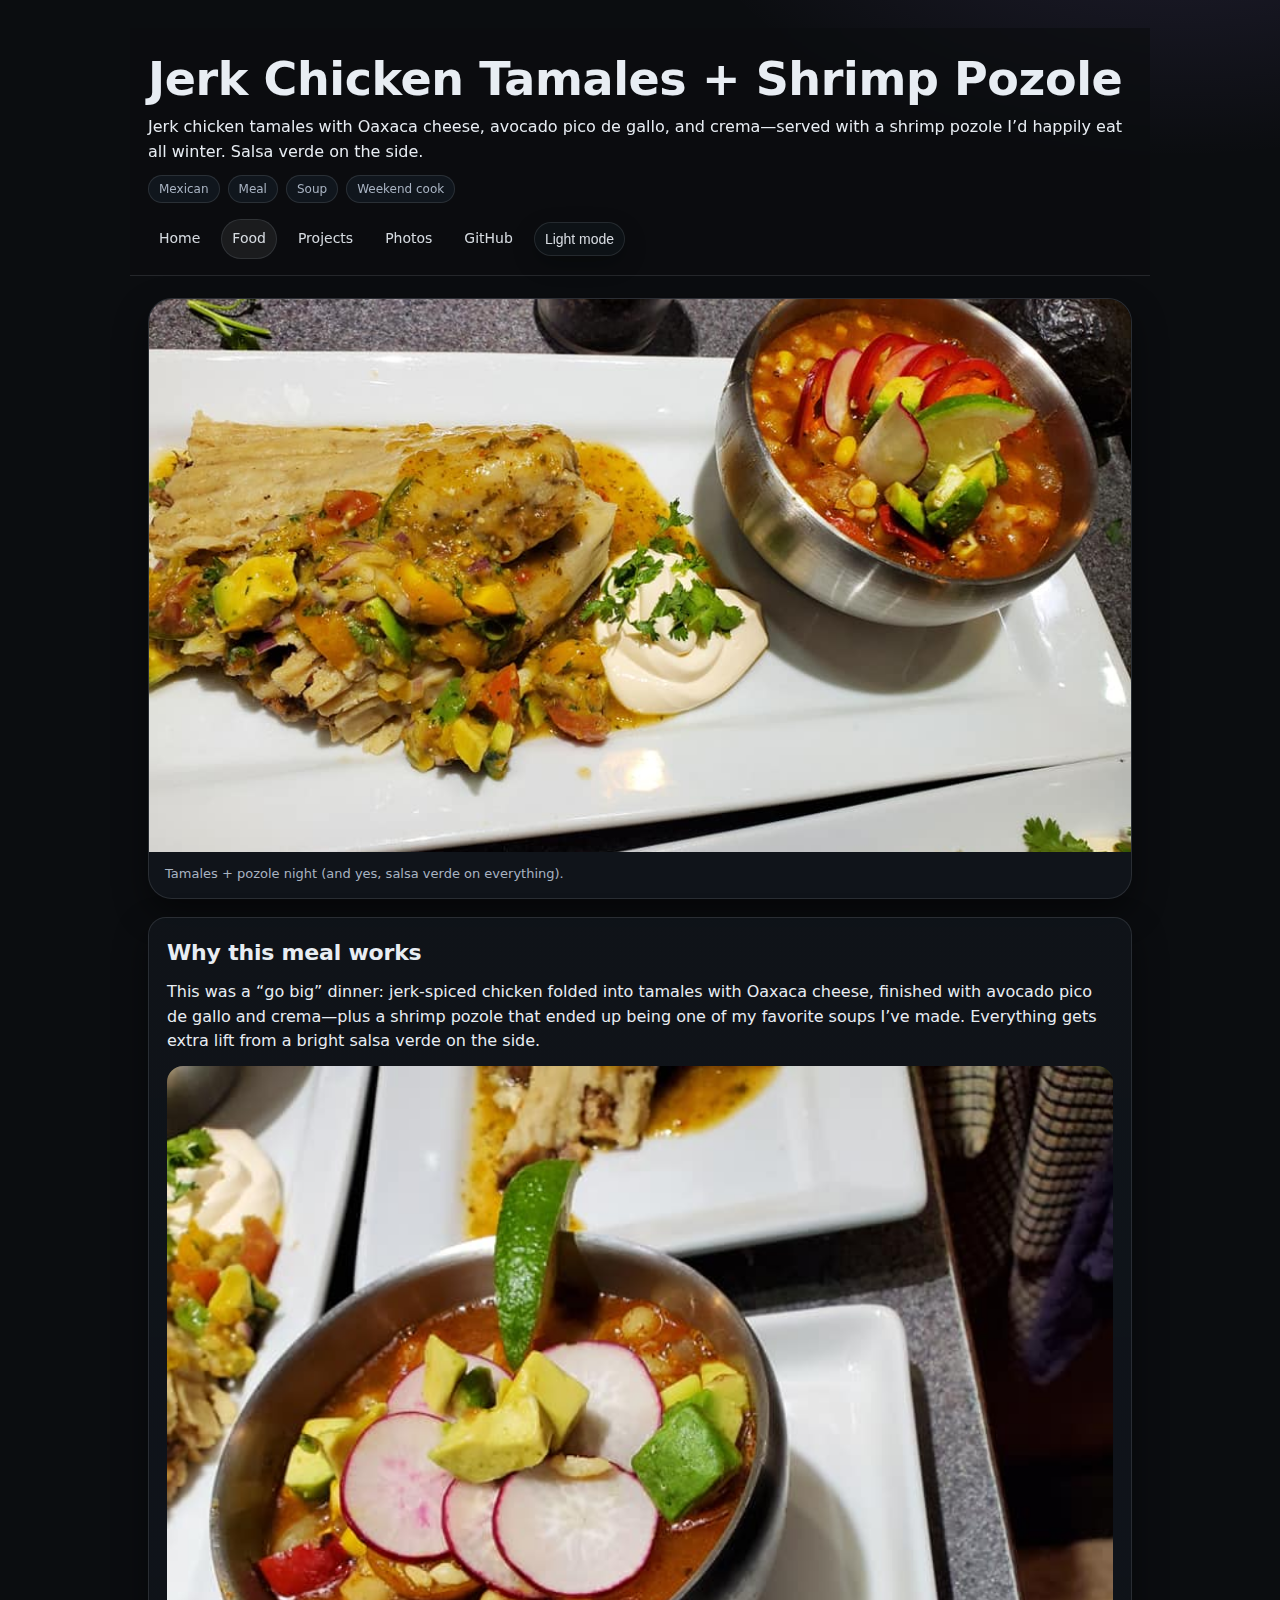
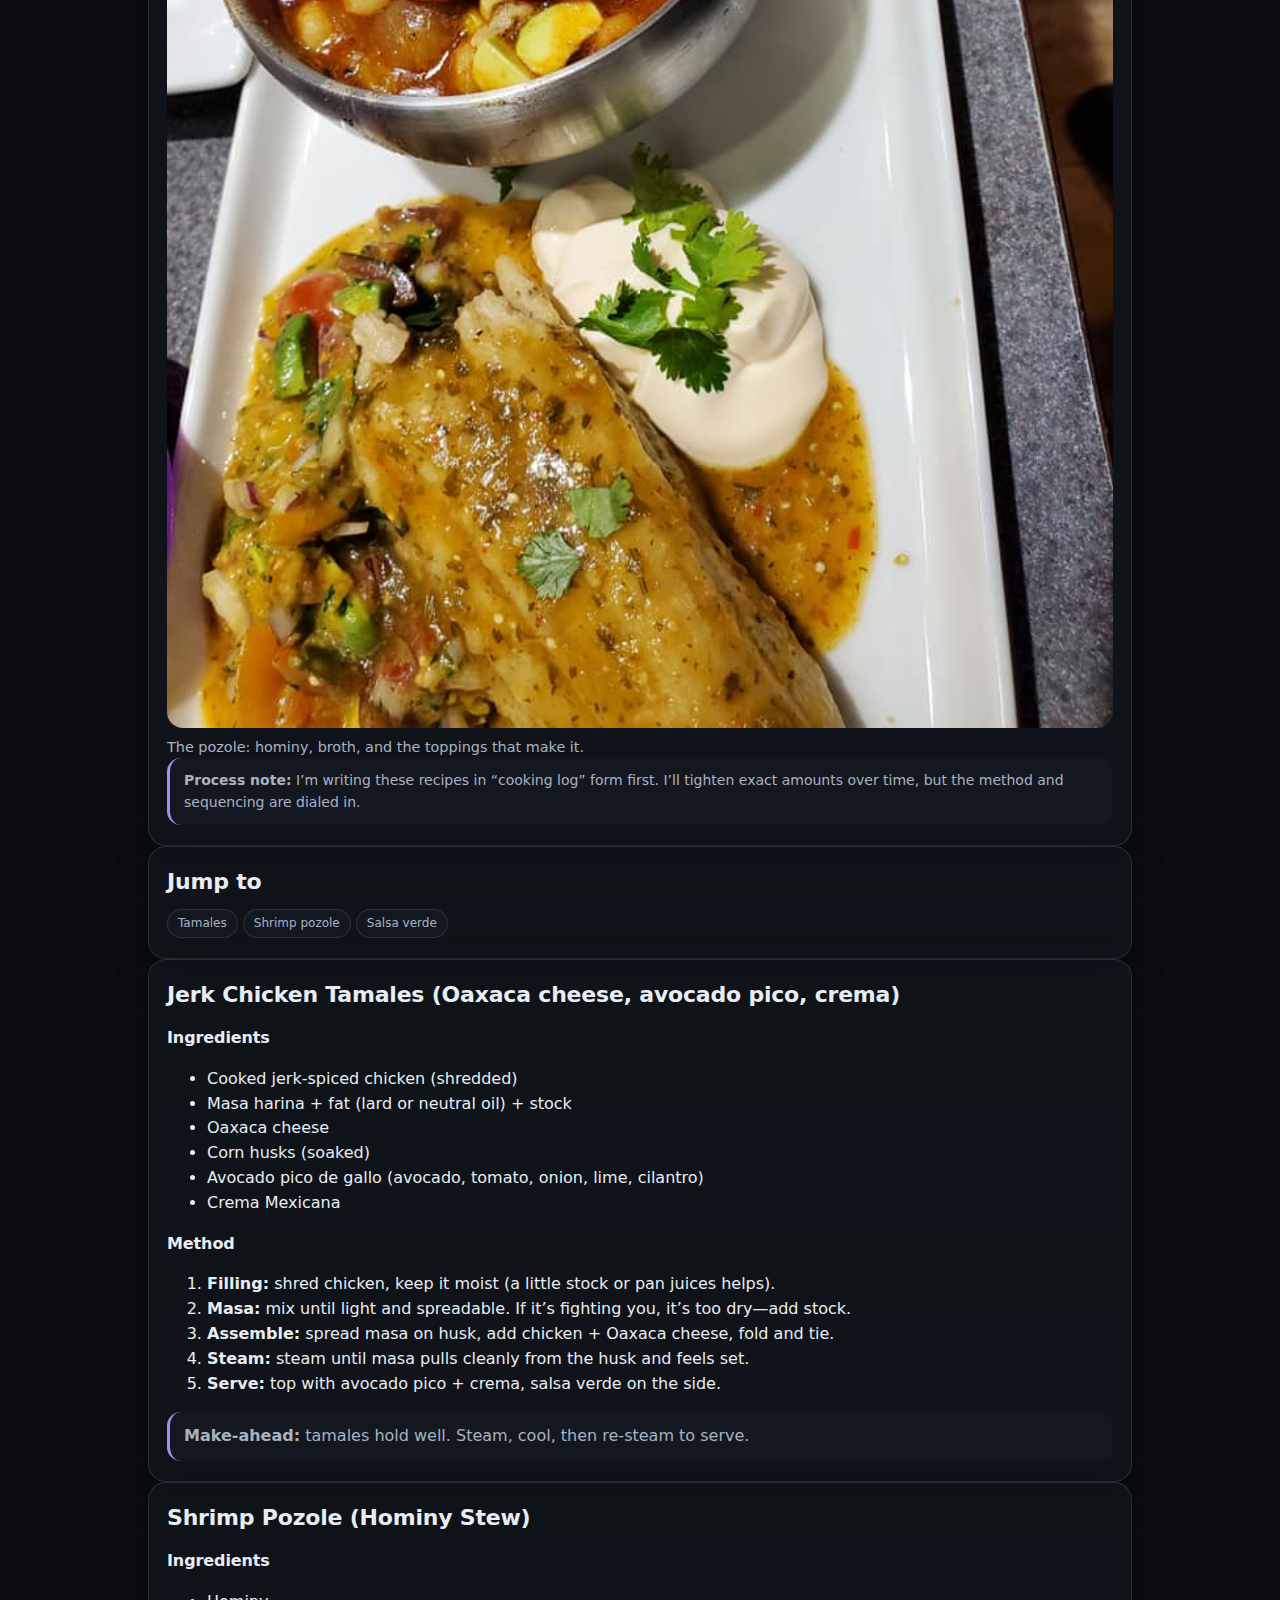
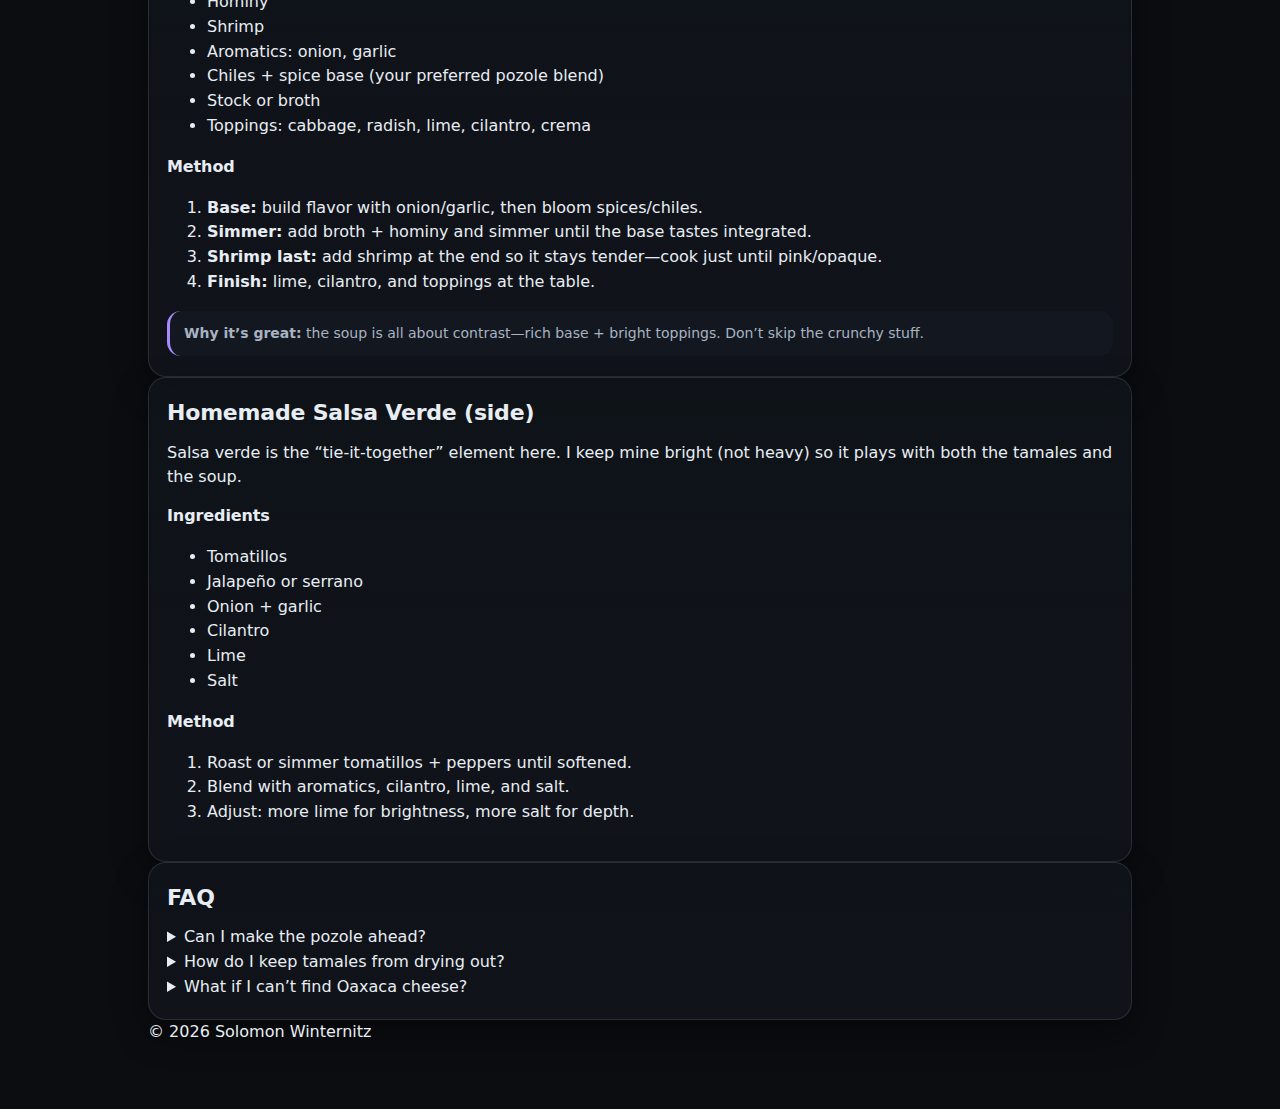
<file: blog/jerk-chicken-tamales-with-shrimp-pozole.html>
<!doctype html>
<html lang="en">
<head>
  <meta charset="utf-8" />
  <meta name="viewport" content="width=device-width,initial-scale=1" />
  <title>Jerk Chicken Tamales + Shrimp Pozole | Solomon Winternitz</title>
  <meta name="description" content="Jerk chicken tamales with Oaxaca cheese, avocado pico, and crema, served with shrimp pozole and homemade salsa verde." />
  <link rel="stylesheet" href="/assets/site.css" />
  <script src="/assets/theme.js" defer></script>
</head>

<body>
  <div class="wrap">
    <div class="top">
      <div>
        <h1>Jerk Chicken Tamales + Shrimp Pozole</h1>
        <div class="sub">
          Jerk chicken tamales with Oaxaca cheese, avocado pico de gallo, and crema—served with a shrimp pozole I’d happily eat all winter. Salsa verde on the side.
        </div>

        <div class="meta-row">
          <span class="pill">Mexican</span><span class="pill">Meal</span><span class="pill">Soup</span><span class="pill">Weekend cook</span>
        </div>
      </div>

      <nav class="nav" aria-label="Primary navigation">
        <a href="/">Home</a>
        <a href="/food/" aria-current="page">Food</a>
        <a href="/projects/">Projects</a>
        <a href="/photos/">Photos</a>
        <a href="https://github.com/swinternitz">GitHub</a>
        <button class="pill mode" id="theme-toggle" type="button" onclick="window.__toggleTheme && window.__toggleTheme()">Mode</button>
      </nav>
    </div>

    <div class="hero">
      <img src="/assets/images/tamales-with-pazole.jpg" alt="Jerk Chicken Tamales + Shrimp Pozole" loading="lazy" decoding="async" />
      <div class="cap">Tamales + pozole night (and yes, salsa verde on everything).</div>
    </div>

    <section class="card">
      <h2>Why this meal works</h2>
      <p>
        This was a “go big” dinner: jerk-spiced chicken folded into tamales with Oaxaca cheese,
        finished with avocado pico de gallo and crema—plus a shrimp pozole that ended up being one of my favorite soups I’ve made.
        Everything gets extra lift from a bright salsa verde on the side.
      </p>

      <div class="photo-grid">
        <figure>
          <img src="/assets/images/pazole-closeup.jpg" alt="Shrimp pozole close-up" loading="lazy" decoding="async" />
          <figcaption>The pozole: hominy, broth, and the toppings that make it.</figcaption>
        </figure>
      </div>

      <div class="callout small">
        <strong>Process note:</strong> I’m writing these recipes in “cooking log” form first. I’ll tighten exact amounts over time, but the method and sequencing are dialed in.
      </div>
    </section>

    <section class="card" id="jump">
      <h2>Jump to</h2>
      <div style="margin-top:10px;">
        <a class="pill" href="#tamales">Tamales</a>
        <a class="pill" href="#pozole">Shrimp pozole</a>
        <a class="pill" href="#salsa">Salsa verde</a>
      </div>
    </section>

    <section class="card" id="tamales">
      <h2>Jerk Chicken Tamales (Oaxaca cheese, avocado pico, crema)</h2>
      <h3>Ingredients</h3>
      <ul>
        <li>Cooked jerk-spiced chicken (shredded)</li>
        <li>Masa harina + fat (lard or neutral oil) + stock</li>
        <li>Oaxaca cheese</li>
        <li>Corn husks (soaked)</li>
        <li>Avocado pico de gallo (avocado, tomato, onion, lime, cilantro)</li>
        <li>Crema Mexicana</li>
      </ul>

      <h3>Method</h3>
      <ol>
        <li><strong>Filling:</strong> shred chicken, keep it moist (a little stock or pan juices helps).</li>
        <li><strong>Masa:</strong> mix until light and spreadable. If it’s fighting you, it’s too dry—add stock.</li>
        <li><strong>Assemble:</strong> spread masa on husk, add chicken + Oaxaca cheese, fold and tie.</li>
        <li><strong>Steam:</strong> steam until masa pulls cleanly from the husk and feels set.</li>
        <li><strong>Serve:</strong> top with avocado pico + crema, salsa verde on the side.</li>
      </ol>

      <div class="note"><strong>Make-ahead:</strong> tamales hold well. Steam, cool, then re-steam to serve.</div>
    </section>

    <section class="card" id="pozole">
      <h2>Shrimp Pozole (Hominy Stew)</h2>
      <h3>Ingredients</h3>
      <ul>
        <li>Hominy</li>
        <li>Shrimp</li>
        <li>Aromatics: onion, garlic</li>
        <li>Chiles + spice base (your preferred pozole blend)</li>
        <li>Stock or broth</li>
        <li>Toppings: cabbage, radish, lime, cilantro, crema</li>
      </ul>

      <h3>Method</h3>
      <ol>
        <li><strong>Base:</strong> build flavor with onion/garlic, then bloom spices/chiles.</li>
        <li><strong>Simmer:</strong> add broth + hominy and simmer until the base tastes integrated.</li>
        <li><strong>Shrimp last:</strong> add shrimp at the end so it stays tender—cook just until pink/opaque.</li>
        <li><strong>Finish:</strong> lime, cilantro, and toppings at the table.</li>
      </ol>

      <div class="callout small">
        <strong>Why it’s great:</strong> the soup is all about contrast—rich base + bright toppings. Don’t skip the crunchy stuff.
      </div>
    </section>

    <section class="card" id="salsa">
      <h2>Homemade Salsa Verde (side)</h2>
      <p>
        Salsa verde is the “tie-it-together” element here. I keep mine bright (not heavy) so it plays with both the tamales and the soup.
      </p>
      <h3>Ingredients</h3>
      <ul>
        <li>Tomatillos</li>
        <li>Jalapeño or serrano</li>
        <li>Onion + garlic</li>
        <li>Cilantro</li>
        <li>Lime</li>
        <li>Salt</li>
      </ul>
      <h3>Method</h3>
      <ol>
        <li>Roast or simmer tomatillos + peppers until softened.</li>
        <li>Blend with aromatics, cilantro, lime, and salt.</li>
        <li>Adjust: more lime for brightness, more salt for depth.</li>
      </ol>
    </section>

    <section class="card">
      <h2>FAQ</h2>
      <details>
        <summary>Can I make the pozole ahead?</summary>
        <p>
          Yes—make the base with hominy and hold it. Add shrimp right before serving so it stays tender.
        </p>
      </details>
      <details>
        <summary>How do I keep tamales from drying out?</summary>
        <p>
          Keep the filling moist, don’t over-steam, and reheat by steaming (not microwaving uncovered).
        </p>
      </details>
      <details>
        <summary>What if I can’t find Oaxaca cheese?</summary>
        <p>
          Low-moisture mozzarella is the closest swap. You want melt + stretch without greasiness.
        </p>
      </details>
    </section>

    <footer>
      © <span id="y"></span> Solomon Winternitz
    </footer>
  </div>

  <script>
    // year
    (function(){ var y=document.getElementById('y'); if(y) y.textContent=(new Date()).getFullYear(); })();
  </script>
</body>
</html>
</file>
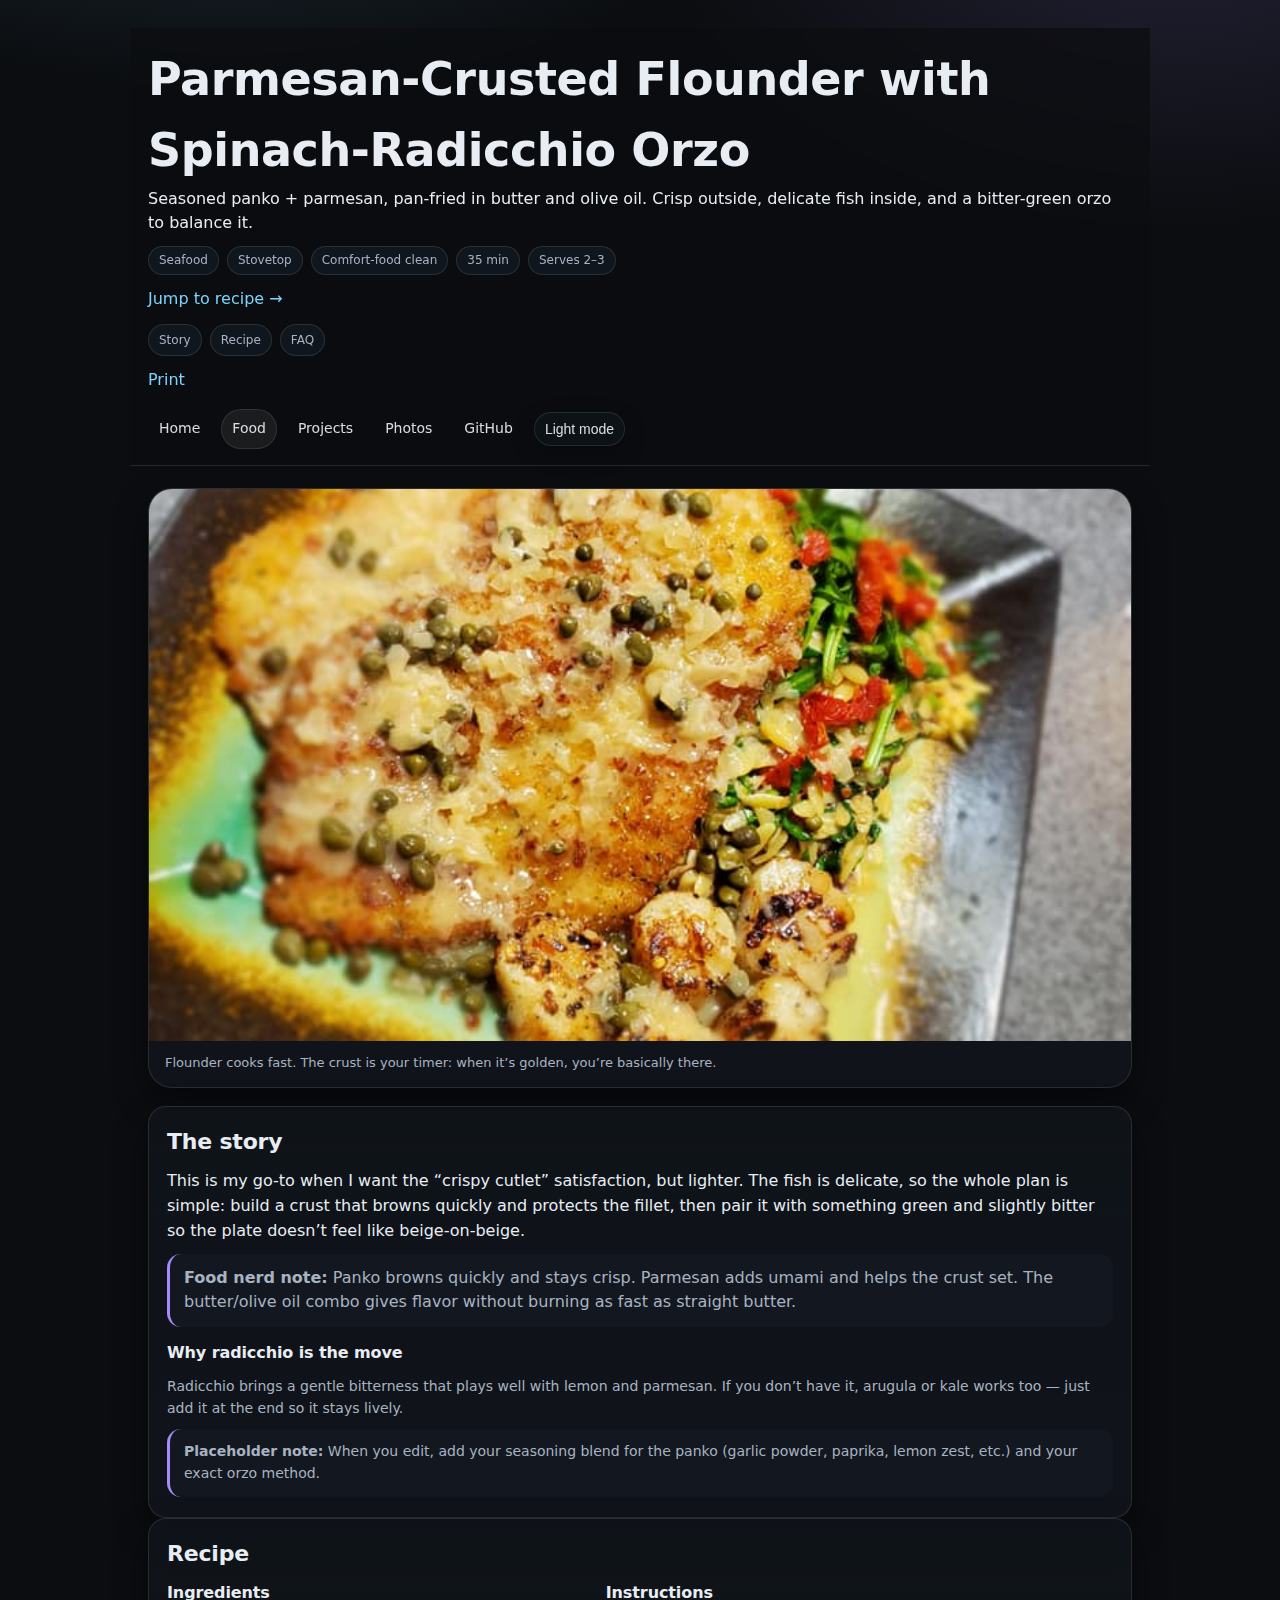
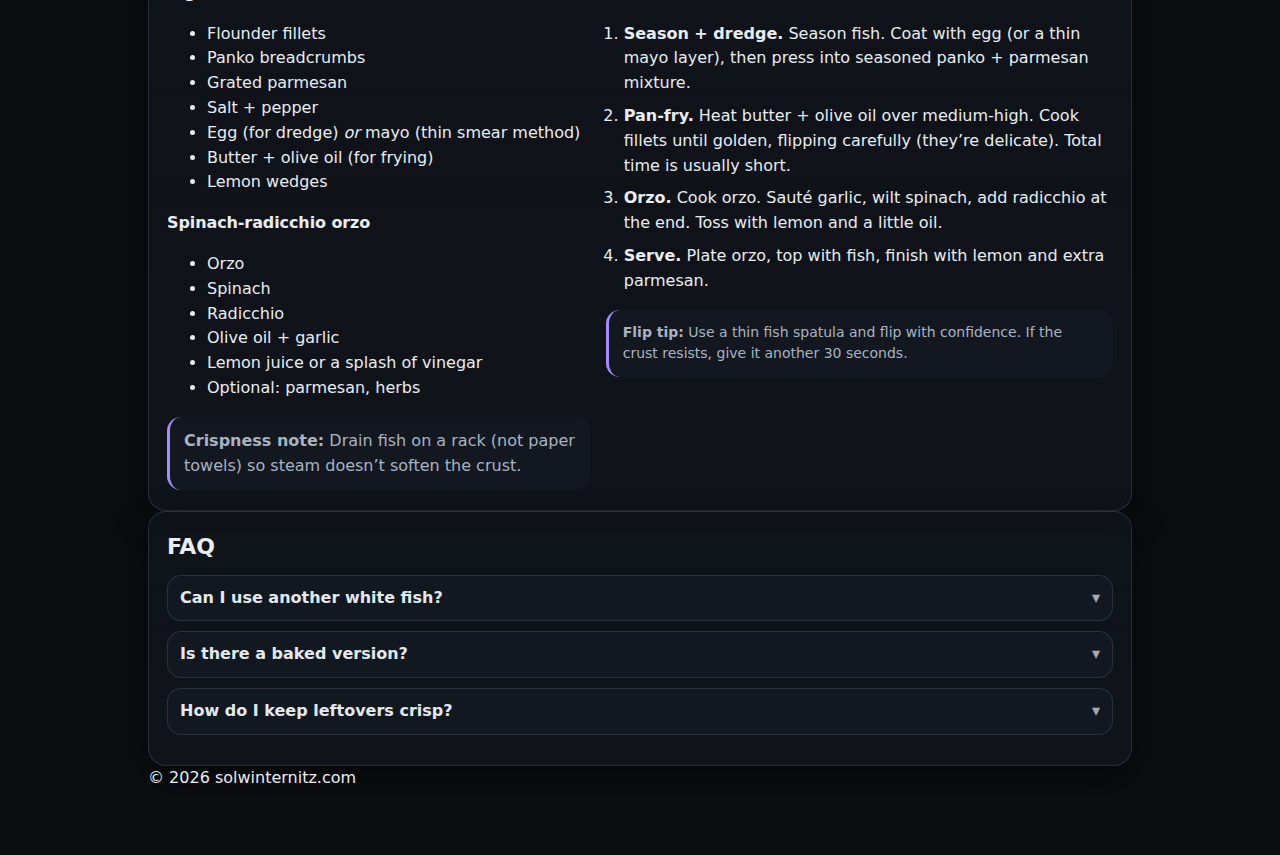
<file: blog/parmesan-crusted-flounder-orzo.html>
<!doctype html>
<html lang="en">
<head>
  <meta charset="utf-8" />
  <meta name="viewport" content="width=device-width,initial-scale=1" />
  <title>Parmesan-Crusted Flounder with Spinach-Radicchio Orzo | Solomon Winternitz</title>
  <meta name="description" content="Parmesan-crusted flounder (seasoned panko + parm) pan-fried in butter and olive oil, served with spinach and radicchio orzo." />
  <link rel="stylesheet" href="/assets/site.css" />
  <script src="/assets/theme.js" defer></script>
</head>

<body>
  <div class="wrap">
    <div class="top">
      <div>
        <h1>Parmesan-Crusted Flounder with Spinach-Radicchio Orzo</h1>
        <div class="sub">
          Seasoned panko + parmesan, pan-fried in butter and olive oil. Crisp outside, delicate fish inside, and a bitter-green orzo to balance it.
        </div>

        <div class="meta-row">
          <span class="pill">Seafood</span>
          <span class="pill">Stovetop</span>
          <span class="pill">Comfort-food clean</span>
          <span class="pill">35 min</span>
          <span class="pill">Serves 2–3</span>
        </div>

        <a class="jump" href="#recipe" aria-label="Jump to recipe">Jump to recipe →</a>

        <nav class="postnav" aria-label="Jump links">
          <a href="#story">Story</a>
          <a href="#recipe">Recipe</a>
          <a href="#faq">FAQ</a>
        </nav>
        <a class="jump" href="#" onclick="window.print(); return false;" aria-label="Print recipe">Print</a>
      </div>

      <nav class="nav" aria-label="Primary navigation">
        <a href="/">Home</a>
        <a href="/food/" aria-current="page">Food</a>
        <a href="/projects/">Projects</a>
        <a href="/photos/">Photos</a>
        <a href="https://github.com/swinternitz">GitHub</a>
        <button class="pill mode" id="theme-toggle" type="button" aria-label="Toggle theme" onclick="window.__toggleTheme && window.__toggleTheme()">Mode</button>
      </nav>
    </div>

    <section class="hero">
      <img src="/assets/images/flounder-finished.jpg" alt="Parmesan-crusted flounder served with spinach and radicchio orzo." />
      <div class="cap">Flounder cooks fast. The crust is your timer: when it’s golden, you’re basically there.</div>
    </section>

    <section class="card" id="story">
      <h2>The story</h2>
      <p>
        This is my go-to when I want the “crispy cutlet” satisfaction, but lighter. The fish is delicate, so the whole plan is simple:
        build a crust that browns quickly and protects the fillet, then pair it with something green and slightly bitter so the plate
        doesn’t feel like beige-on-beige.
      </p>

      <div class="callout"><strong>Food nerd note:</strong> Panko browns quickly and stays crisp. Parmesan adds umami and helps the crust set. The butter/olive oil combo gives flavor without burning as fast as straight butter.</div>

      <h3>Why radicchio is the move</h3>
      <p class="small">
        Radicchio brings a gentle bitterness that plays well with lemon and parmesan. If you don’t have it, arugula or kale works too — just add it at the end so it stays lively.
      </p>

      <div class="callout small">
        <strong>Placeholder note:</strong> When you edit, add your seasoning blend for the panko (garlic powder, paprika, lemon zest, etc.) and your exact orzo method.
      </div>
    </section>

    <section class="card" id="recipe">
      <h2>Recipe</h2>
      <div class="two-col">
        <aside>
          <h3 style="margin-top:0;">Ingredients</h3>
          <ul>
            <li>Flounder fillets</li>
            <li>Panko breadcrumbs</li>
            <li>Grated parmesan</li>
            <li>Salt + pepper</li>
            <li>Egg (for dredge) <em>or</em> mayo (thin smear method)</li>
            <li>Butter + olive oil (for frying)</li>
            <li>Lemon wedges</li>
          </ul>

          <h3>Spinach-radicchio orzo</h3>
          <ul>
            <li>Orzo</li>
            <li>Spinach</li>
            <li>Radicchio</li>
            <li>Olive oil + garlic</li>
            <li>Lemon juice or a splash of vinegar</li>
            <li>Optional: parmesan, herbs</li>
          </ul>

          <div class="note"><strong>Crispness note:</strong> Drain fish on a rack (not paper towels) so steam doesn’t soften the crust.</div>
        </aside>

        <div class="steps">
          <h3 style="margin-top:0;">Instructions</h3>
          <ol>
            <li><strong>Season + dredge.</strong> Season fish. Coat with egg (or a thin mayo layer), then press into seasoned panko + parmesan mixture.</li>
            <li><strong>Pan-fry.</strong> Heat butter + olive oil over medium-high. Cook fillets until golden, flipping carefully (they’re delicate). Total time is usually short.</li>
            <li><strong>Orzo.</strong> Cook orzo. Sauté garlic, wilt spinach, add radicchio at the end. Toss with lemon and a little oil.</li>
            <li><strong>Serve.</strong> Plate orzo, top with fish, finish with lemon and extra parmesan.</li>
          </ol>

          <div class="callout small">
            <strong>Flip tip:</strong> Use a thin fish spatula and flip with confidence. If the crust resists, give it another 30 seconds.
          </div>
        </div>
      </div>
    </section>

    <section class="card faq" id="faq">
      <h2>FAQ</h2>

      <details>
        <summary>Can I use another white fish?</summary>
        <div class="ans">Yes: sole, haddock, cod, or tilapia. Adjust cook time to thickness; the crust should be golden as the fish turns opaque.</div>
      </details>

      <details>
        <summary>Is there a baked version?</summary>
        <div class="ans">Yes. Bake on a rack at high heat (425°F) until crisp and opaque. You can spritz with oil to help browning.</div>
      </details>

      <details>
        <summary>How do I keep leftovers crisp?</summary>
        <div class="ans">Reheat on a rack in a hot oven or air fryer. Microwaving steams the crust.</div>
      </details>
    </section>

    <footer>© <span id="y"></span> solwinternitz.com</footer>
  </div>

  <script>document.getElementById('y').textContent = new Date().getFullYear();</script>
</body>
</html>
</file>
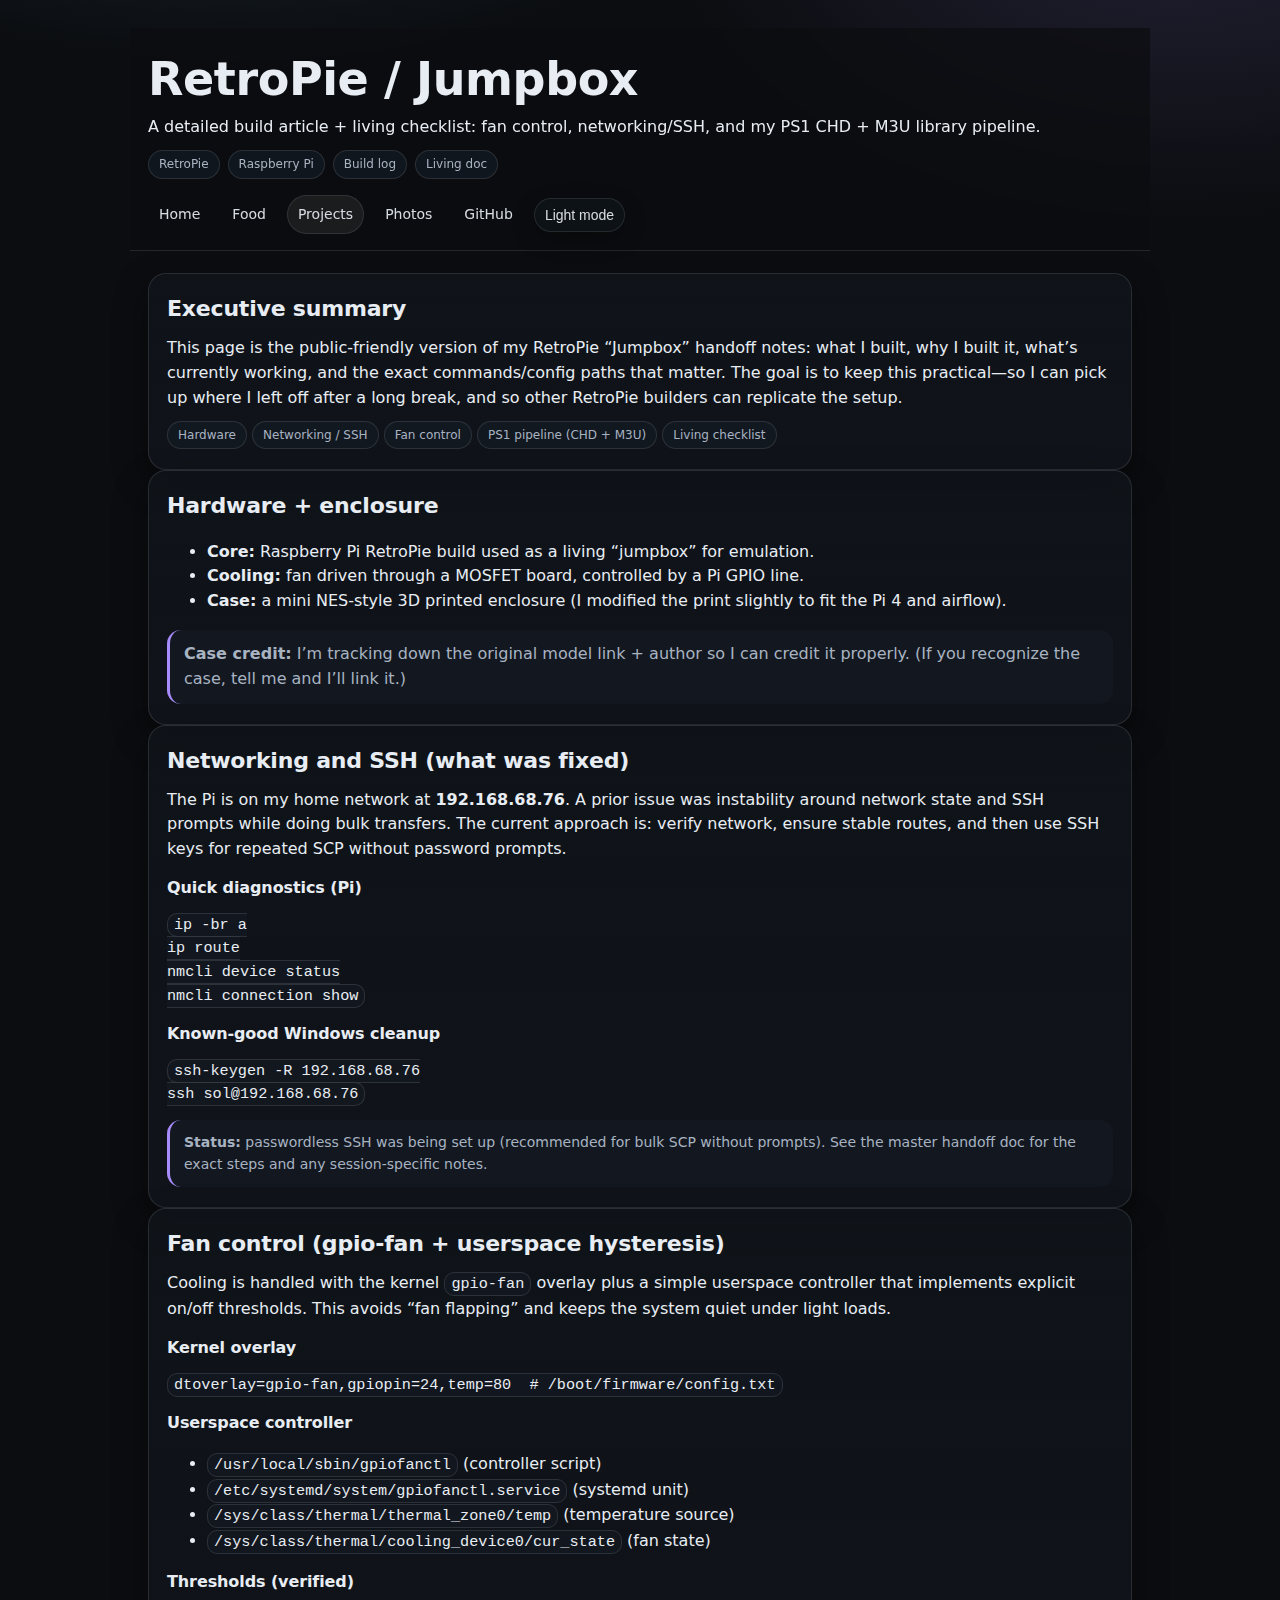
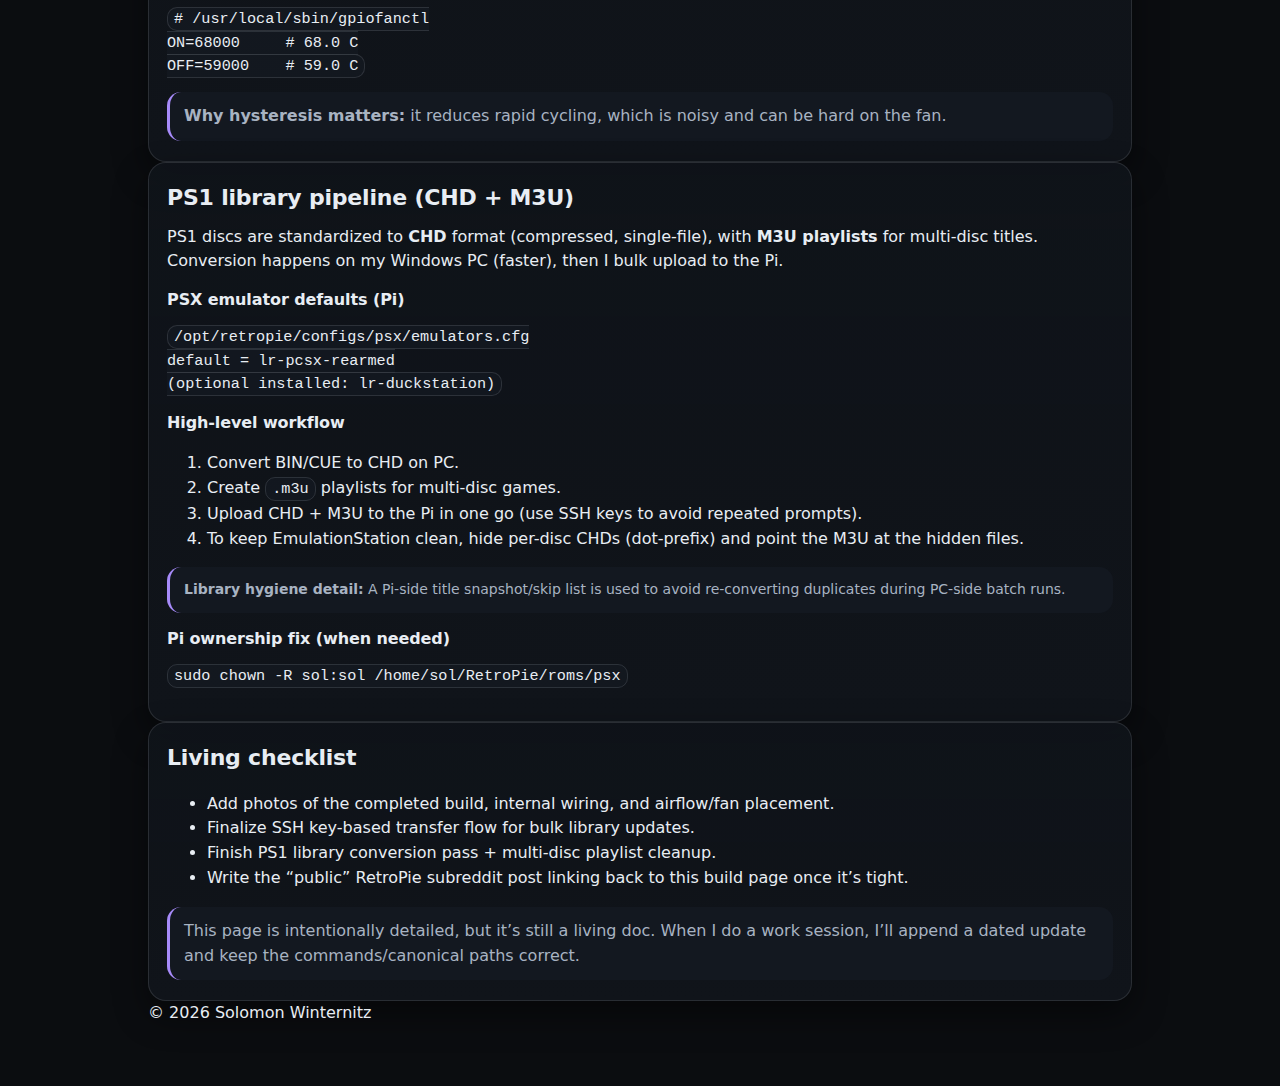
<file: projects/retropie-jumpbox.html>
<!doctype html>
<html lang="en">
<head>
  <meta charset="utf-8" />
  <meta name="viewport" content="width=device-width,initial-scale=1" />
  <title>RetroPie Jumpbox (Fan Control, Networking, PS1 CHD Pipeline) | Solomon Winternitz</title>
  <meta name="description" content="RetroPie / Raspberry Pi build notes: fan control, networking/SSH, ROM library workflow, and PS1 CHD + M3U pipeline." />
  <link rel="stylesheet" href="/assets/site.css" />
  <script src="/assets/theme.js" defer></script>
</head>

<body>
  <div class="wrap">
    <div class="top">
      <div>
        <h1>RetroPie / Jumpbox</h1>
        <div class="sub">
          A detailed build article + living checklist: fan control, networking/SSH, and my PS1 CHD + M3U library pipeline.
        </div>

        <div class="meta-row">
          <span class="pill">RetroPie</span><span class="pill">Raspberry Pi</span><span class="pill">Build log</span><span class="pill">Living doc</span>
        </div>
      </div>

      <nav class="nav" aria-label="Primary navigation">
        <a href="/">Home</a>
        <a href="/food/">Food</a>
        <a href="/projects/" aria-current="page">Projects</a>
        <a href="/photos/">Photos</a>
        <a href="https://github.com/swinternitz">GitHub</a>
        <button class="pill mode" id="theme-toggle" type="button" onclick="window.__toggleTheme && window.__toggleTheme()">Mode</button>
      </nav>
    </div>

    <section class="card">
      <h2>Executive summary</h2>
      <p>
        This page is the public-friendly version of my RetroPie “Jumpbox” handoff notes: what I built, why I built it,
        what’s currently working, and the exact commands/config paths that matter. The goal is to keep this practical—so I can
        pick up where I left off after a long break, and so other RetroPie builders can replicate the setup.
      </p>

      <div style="margin-top:10px;">
        <a class="pill" href="#hardware">Hardware</a>
        <a class="pill" href="#networking">Networking / SSH</a>
        <a class="pill" href="#fan">Fan control</a>
        <a class="pill" href="#ps1">PS1 pipeline (CHD + M3U)</a>
        <a class="pill" href="#todo">Living checklist</a>
      </div>
    </section>

    <section class="card" id="hardware">
      <h2>Hardware + enclosure</h2>
      <ul>
        <li><strong>Core:</strong> Raspberry Pi RetroPie build used as a living “jumpbox” for emulation.</li>
        <li><strong>Cooling:</strong> fan driven through a MOSFET board, controlled by a Pi GPIO line.</li>
        <li><strong>Case:</strong> a mini NES‑style 3D printed enclosure (I modified the print slightly to fit the Pi 4 and airflow).</li>
      </ul>

      <div class="note">
        <strong>Case credit:</strong> I’m tracking down the original model link + author so I can credit it properly. (If you recognize the case, tell me and I’ll link it.)
      </div>
    </section>

    <section class="card" id="networking">
      <h2>Networking and SSH (what was fixed)</h2>
      <p>
        The Pi is on my home network at <strong>192.168.68.76</strong>. A prior issue was instability around network state and SSH
        prompts while doing bulk transfers. The current approach is: verify network, ensure stable routes, and then use SSH keys
        for repeated SCP without password prompts.
      </p>

      <h3>Quick diagnostics (Pi)</h3>
      <pre><code>ip -br a
ip route
nmcli device status
nmcli connection show</code></pre>

      <h3>Known-good Windows cleanup</h3>
      <pre><code>ssh-keygen -R 192.168.68.76
ssh sol@192.168.68.76</code></pre>

      <div class="callout small">
        <strong>Status:</strong> passwordless SSH was being set up (recommended for bulk SCP without prompts). See the master handoff doc for the exact steps and any session-specific notes.
      </div>
    </section>

    <section class="card" id="fan">
      <h2>Fan control (gpio-fan + userspace hysteresis)</h2>
      <p>
        Cooling is handled with the kernel <code>gpio-fan</code> overlay plus a simple userspace controller that implements explicit on/off thresholds.
        This avoids “fan flapping” and keeps the system quiet under light loads.
      </p>

      <h3>Kernel overlay</h3>
      <pre><code>dtoverlay=gpio-fan,gpiopin=24,temp=80  # /boot/firmware/config.txt</code></pre>

      <h3>Userspace controller</h3>
      <ul>
        <li><code>/usr/local/sbin/gpiofanctl</code> (controller script)</li>
        <li><code>/etc/systemd/system/gpiofanctl.service</code> (systemd unit)</li>
        <li><code>/sys/class/thermal/thermal_zone0/temp</code> (temperature source)</li>
        <li><code>/sys/class/thermal/cooling_device0/cur_state</code> (fan state)</li>
      </ul>

      <h3>Thresholds (verified)</h3>
      <pre><code># /usr/local/sbin/gpiofanctl
ON=68000     # 68.0 C
OFF=59000    # 59.0 C</code></pre>

      <div class="note">
        <strong>Why hysteresis matters:</strong> it reduces rapid cycling, which is noisy and can be hard on the fan.
      </div>
    </section>

    <section class="card" id="ps1">
      <h2>PS1 library pipeline (CHD + M3U)</h2>
      <p>
        PS1 discs are standardized to <strong>CHD</strong> format (compressed, single-file), with <strong>M3U playlists</strong> for multi-disc titles.
        Conversion happens on my Windows PC (faster), then I bulk upload to the Pi.
      </p>

      <h3>PSX emulator defaults (Pi)</h3>
      <pre><code>/opt/retropie/configs/psx/emulators.cfg
default = lr-pcsx-rearmed
(optional installed: lr-duckstation)</code></pre>

      <h3>High-level workflow</h3>
      <ol>
        <li>Convert BIN/CUE to CHD on PC.</li>
        <li>Create <code>.m3u</code> playlists for multi-disc games.</li>
        <li>Upload CHD + M3U to the Pi in one go (use SSH keys to avoid repeated prompts).</li>
        <li>To keep EmulationStation clean, hide per-disc CHDs (dot-prefix) and point the M3U at the hidden files.</li>
      </ol>

      <div class="callout small">
        <strong>Library hygiene detail:</strong> A Pi-side title snapshot/skip list is used to avoid re-converting duplicates during PC-side batch runs.
      </div>

      <h3>Pi ownership fix (when needed)</h3>
      <pre><code>sudo chown -R sol:sol /home/sol/RetroPie/roms/psx</code></pre>
    </section>

    <section class="card" id="todo">
      <h2>Living checklist</h2>
      <ul>
        <li>Add photos of the completed build, internal wiring, and airflow/fan placement.</li>
        <li>Finalize SSH key-based transfer flow for bulk library updates.</li>
        <li>Finish PS1 library conversion pass + multi-disc playlist cleanup.</li>
        <li>Write the “public” RetroPie subreddit post linking back to this build page once it’s tight.</li>
      </ul>
      <div class="note">
        This page is intentionally detailed, but it’s still a living doc. When I do a work session, I’ll append a dated update and keep the commands/canonical paths correct.
      </div>
    </section>

    <footer>
      © <span id="y"></span> Solomon Winternitz
    </footer>
  </div>

  <script>
    // year
    (function(){ var y=document.getElementById('y'); if(y) y.textContent=(new Date()).getFullYear(); })();
  </script>
</body>
</html>
</file>
<file: assets/site.css>
/* assets/site.css
   Solomon Winternitz — site theme
   Default: dark. Toggle via data-theme="light".
*/

:root{
  /* Dark (default) */
  --max: 1020px;
  --radius: 18px;

  --bg: #0b0d10;
  --card: #10141a;
  --card2: #141a22;
  --text: #e8edf3;
  --muted: #a8b3c2;
  --line: rgba(232,237,243,.12);

  --accent: #7dd3fc;
  --accent2: #a78bfa;

  --shadow: 0 14px 34px rgba(0,0,0,.45);
  --shadow2: 0 8px 24px rgba(0,0,0,.35);

  --navhover: rgba(255,255,255,.07);

  color-scheme: dark;
}

:root[data-theme="light"]{
  /* Light */
  --bg: #fafafa;
  --card: #ffffff;
  --card2: #f6f7f9;
  --text: #111111;
  --muted: #565d6a;
  --line: rgba(17,17,17,.10);

  --accent: #2563eb;
  --accent2: #7c3aed;

  --shadow: 0 12px 28px rgba(0,0,0,.08);
  --shadow2: 0 8px 18px rgba(0,0,0,.06);

  --navhover: rgba(0,0,0,.06);

  color-scheme: light;
}

*{ box-sizing: border-box; }
html{ scroll-behavior: smooth; }
body{
  margin:0;
  font-family: system-ui,-apple-system,Segoe UI,Roboto,Helvetica,Arial,sans-serif;
  line-height: 1.55;
  color: var(--text);
  background:
    radial-gradient(1200px 700px at 18% -12%, color-mix(in srgb, var(--accent) 22%, transparent), transparent 55%),
    radial-gradient(950px 600px at 92% -4%, color-mix(in srgb, var(--accent2) 16%, transparent), transparent 55%),
    var(--bg);
}

a{ color: inherit; text-decoration:none; }
a:hover{ color: var(--accent); text-decoration: none; }

.wrap{
  max-width: var(--max);
  margin: 0 auto;
  padding: 28px 18px 64px;
}

.top{
  position: sticky;
  top: 0;
  z-index: 20;
  margin: 0 -18px 22px;
  padding: 16px 18px;
  background: color-mix(in srgb, var(--bg) 70%, transparent);
  backdrop-filter: blur(10px);
  border-bottom: 1px solid var(--line);
  display:flex;
  align-items:flex-end;
  justify-content:space-between;
  gap: 16px;
  flex-wrap: wrap;
}

.brand h1{
  margin:0;
  letter-spacing: -0.4px;
  font-size: 28px;
}
.brand .tag{
  color: var(--muted);
  margin-top: 6px;
  max-width: 70ch;
}

.nav{
  display:flex;
  gap: 10px;
  flex-wrap: wrap;
  justify-content:flex-end;
  align-items:center;
}
.nav a,
.nav button{
  font-size: 14px;
  padding: 8px 10px;
  border-radius: 999px;
  border: 1px solid transparent;
  color: var(--text);
  opacity: .92;
  background: transparent;
}
.nav a:hover,
.nav button:hover{
  background: var(--navhover);
  opacity: 1;
}
.nav a[aria-current="page"]{
  background: var(--navhover);
  border-color: var(--line);
}

.mode{
  cursor: pointer;
  border: 1px solid var(--line) !important;
  background: color-mix(in srgb, var(--card) 78%, transparent) !important;
  box-shadow: var(--shadow2);
}

.kicker{
  display:inline-block;
  margin-bottom: 10px;
  font-size: 12px;
  color: var(--muted);
  letter-spacing: .16em;
  text-transform: uppercase;
}

.lead{
  font-size: 18px;
  color: color-mix(in srgb, var(--text) 86%, var(--muted));
  max-width: 78ch;
}

.grid{
  display:grid;
  grid-template-columns: repeat(12, 1fr);
  gap: 16px;
  align-items: start;
}

.card{
  grid-column: span 12;
  background: linear-gradient(180deg, color-mix(in srgb, var(--card) 90%, transparent), var(--card));
  border: 1px solid var(--line);
  border-radius: var(--radius);
  box-shadow: var(--shadow);
  padding: 18px 18px 20px;
}

@media(min-width: 900px){
  .card.half{ grid-column: span 6; }
  .card.third{ grid-column: span 4; }
}

.hero{
  border: 1px solid var(--line);
  background: var(--card);
  border-radius: calc(var(--radius) + 6px);
  overflow: hidden;
  box-shadow: var(--shadow);
  margin: 14px 0 18px;
}
.hero img{
  width:100%;
  height:auto;
  display:block;
  aspect-ratio: 16/9;
  object-fit: cover;
}
.hero .cap{
  padding: 12px 16px 14px;
  color: var(--muted);
  font-size: 13px;
}

.tiles{
  display:grid;
  grid-template-columns: repeat(auto-fit, minmax(240px, 1fr));
  gap: 14px;
  margin-top: 14px;
}

.tile{
  background: var(--card);
  border: 1px solid var(--line);
  border-radius: calc(var(--radius) + 4px);
  overflow: hidden;
  box-shadow: var(--shadow2);
  transition: transform .16s ease, border-color .16s ease;
}
.tile:hover{
  transform: translateY(-2px);
  border-color: color-mix(in srgb, var(--accent) 40%, var(--line));
}
.thumb{
  width:100%;
  display:block;
  aspect-ratio: 16/10;
  object-fit: cover;
}
.tile .meta{
  padding: 12px 14px 14px;
}
.tile .meta h3{
  margin: 2px 0 6px;
  font-size: 16px;
}
.tile .meta p{
  margin: 0;
  color: var(--muted);
  font-size: 14px;
}

.pill{
  display:inline-block;
  font-size: 12px;
  padding: 4px 10px;
  border-radius: 999px;
  border: 1px solid var(--line);
  background: color-mix(in srgb, var(--card2) 72%, transparent);
  color: var(--muted);
}

.meta-row{
  display:flex;
  gap: 8px;
  flex-wrap: wrap;
  margin-top: 10px;
}

.jump{
  display:inline-block;
  margin-top: 12px;
  color: var(--accent);
}

.note, .callout{
  border-left: 3px solid var(--accent2);
  padding: 12px 12px 12px 14px;
  background: color-mix(in srgb, var(--card2) 78%, transparent);
  border-radius: 14px;
  color: var(--muted);
}

.two-col{
  display:grid;
  gap: 16px;
}
@media(min-width: 900px){
  .two-col{ grid-template-columns: 1fr 1.2fr; }
}

.steps ol{
  padding-left: 18px;
}
.steps li{ margin: 8px 0; }

.small, .muted{
  font-size: 14px;
  color: var(--muted);
}

hr{
  border: 0;
  border-top: 1px solid var(--line);
  margin: 22px 0;
}

/* Headings */
h1{ font-size: clamp(30px, 4.6vw, 46px); letter-spacing: -0.4px; margin: 0; }
h2{ margin: 0 0 10px; font-size: 22px; letter-spacing: -0.2px; }
h3{ margin: 14px 0 8px; font-size: 16px; letter-spacing: -0.1px; }
p{ margin: 10px 0; }

/* Inline code */
code{
  font-family: ui-monospace,SFMono-Regular,Menlo,Monaco,Consolas,monospace;
  font-size: 0.95em;
  background: color-mix(in srgb, var(--card2) 74%, transparent);
  padding: 2px 6px;
  border-radius: 10px;
  border: 1px solid var(--line);
}



/* Card links (used on Food and Home) */
a.card{
  display:block;
  padding:0;
  overflow:hidden;
  transition: transform .16s ease, border-color .16s ease;
}
a.card:hover{
  transform: translateY(-2px);
  border-color: color-mix(in srgb, var(--accent) 40%, var(--line));
}
a.card .body{
  padding: 14px 16px 16px;
}
.thumb, .img{
  display:block;
  width:100%;
  background-size: cover;
  background-position: center;
}
a.card .thumb{
  height: 170px;
}
.hero .img{
  height: 260px;
}
@media(min-width: 900px){
  a.card{ grid-column: span 6; }
  a.card .thumb{ height: 190px; }
}




/* Post navigation + FAQ */
.postnav{
  display:flex;
  gap: 8px;
  flex-wrap: wrap;
  margin-top: 12px;
}
.postnav a{
  display:inline-block;
  font-size: 12px;
  padding: 6px 10px;
  border-radius: 999px;
  border: 1px solid var(--line);
  background: color-mix(in srgb, var(--card2) 72%, transparent);
  color: var(--muted);
}
.postnav a:hover{
  border-color: color-mix(in srgb, var(--accent) 40%, var(--line));
  color: var(--accent);
}

.faq details{
  border: 1px solid var(--line);
  border-radius: 14px;
  background: color-mix(in srgb, var(--card2) 72%, transparent);
  padding: 10px 12px;
  margin: 10px 0;
}
.faq summary{
  cursor: pointer;
  font-weight: 650;
  color: color-mix(in srgb, var(--text) 92%, var(--muted));
  list-style: none;
}
.faq summary::-webkit-details-marker{ display:none; }
.faq summary::after{
  content: "▾";
  float:right;
  opacity: .7;
}
.faq details[open] summary::after{ content: "▴"; }
.faq .ans{ color: var(--muted); margin-top: 8px; }

.share-row{
  display:flex;
  gap: 10px;
  flex-wrap: wrap;
  align-items:center;
  margin-top: 12px;
}
.btn{
  display:inline-block;
  font-size: 12px;
  padding: 6px 10px;
  border-radius: 999px;
  border: 1px solid var(--line);
  background: color-mix(in srgb, var(--card) 78%, transparent);
  color: var(--text);
  cursor:pointer;
}
.btn:hover{
  border-color: color-mix(in srgb, var(--accent) 40%, var(--line));
  color: var(--accent);
}

/* Print: keep recipe readable */
@media print{
  .top, .nav, .mode { display:none !important; }
  body{ background: #fff; color:#111; }
  .card, .hero, .tile{ box-shadow:none; }
  a{ color: #111; }
}
/* --- Photo grids (process shots, homepage strip) --- */
.photo-grid{
  display:grid;
  grid-template-columns:repeat(auto-fit, minmax(210px, 1fr));
  gap:12px;
  margin-top:12px;
}
.photo-grid figure{ margin:0; }
.photo-grid img{
  width:100%;
  height:auto;
  display:block;
  border-radius:16px;
}
.photo-grid figcaption{
  font-size:0.9rem;
  color:var(--muted);
  margin-top:8px;
}
/* --- Photo collage (homepage / photos preview) --- */
.photo-collage{
  position: relative;
  height: 240px;
  margin-top: 14px;
  border: 1px dashed color-mix(in srgb, var(--line) 70%, transparent);
  border-radius: calc(var(--radius) + 6px);
  overflow: hidden;
  background:
    radial-gradient(800px 280px at 15% 0%, rgba(125,211,252,.10), transparent 60%),
    radial-gradient(700px 260px at 85% 10%, rgba(167,139,250,.10), transparent 60%),
    color-mix(in srgb, var(--card) 75%, transparent);
}
.photo-collage .snap{
  position:absolute;
  width: clamp(110px, 18vw, 170px);
  height: clamp(76px, 12vw, 120px);
  border-radius: 16px;
  overflow:hidden;
  border: 1px solid var(--line);
  box-shadow: var(--shadow2);
  transform: rotate(var(--rot, 0deg));
  left: var(--x, 0%);
  top: var(--y, 0%);
  background: var(--card2);
}
.photo-collage .snap img{
  width:100%;
  height:100%;
  object-fit: cover;
  display:block;
  filter: saturate(1.02) contrast(1.02);
}
.photo-collage .snap:hover{
  border-color: color-mix(in srgb, var(--accent) 45%, var(--line));
}
.photo-collage .label{
  position:absolute;
  right: 12px;
  bottom: 10px;
  font-size: 12px;
  color: var(--muted);
  background: color-mix(in srgb, var(--card) 80%, transparent);
  border: 1px solid var(--line);
  padding: 6px 10px;
  border-radius: 999px;
  backdrop-filter: blur(8px);
}
@media (max-width: 520px){
  .photo-collage{ height: 200px; }
}
</file>
